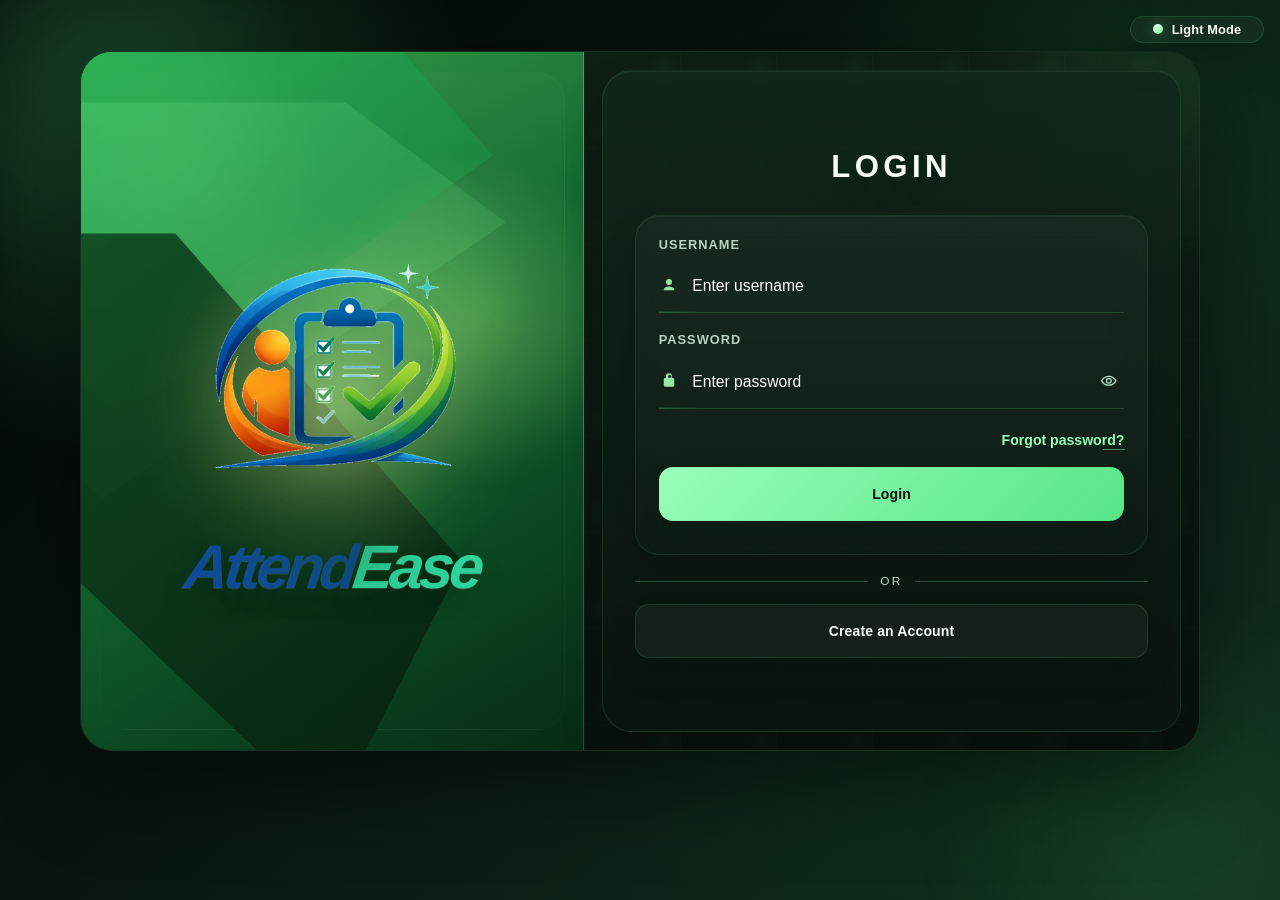
<file: AttendanceManagement/web/index.html>
<!DOCTYPE html>
<html lang="en">
<head>
<meta charset="UTF-8">
<meta name="viewport" content="width=device-width, initial-scale=1.0">
<title>Attendance Management System - Login</title>
<link rel="stylesheet" href="css/style.css">
</head>
<body class="login-page">
<div class="login-container login-shell">
  <div class="login-card login-stage-card">
    <section class="login-stage login-stage-minimal">
      <div class="login-stage-bg" aria-hidden="true">
        <span class="login-stage-shape login-stage-shape-a"></span>
        <span class="login-stage-shape login-stage-shape-b"></span>
        <span class="login-stage-shape login-stage-shape-c"></span>
        <span class="login-stage-glow"></span>
      </div>
      <div class="auth-stage-brand">
        <div class="logo-icon" data-brand-variant="full"></div>
      </div>
    </section>

    <section class="login-form-panel">
      <div class="login-logo">
        <div class="logo-icon">🎓</div>
        <h1>AttendEase</h1>
        <p>Attendance Management System</p>
      </div>
      <h2 class="auth-form-heading">Login</h2>
      <form id="loginForm">
        <div class="auth-line-group">
          <label for="username">Username</label>
          <div class="auth-line-field">
            <span class="auth-line-icon" aria-hidden="true">
              <svg viewBox="0 0 24 24" class="auth-line-icon-svg">
                <path d="M12 12a4 4 0 1 0-4-4 4 4 0 0 0 4 4Zm0 2c-3.87 0-7 1.79-7 4v1h14v-1c0-2.21-3.13-4-7-4Z"/>
              </svg>
            </span>
            <input type="text" id="username" placeholder="Enter username" required autocomplete="username">
          </div>
        </div>
        <div class="auth-line-group">
          <label for="password">Password</label>
          <div class="auth-line-field">
            <span class="auth-line-icon" aria-hidden="true">
              <svg viewBox="0 0 24 24" class="auth-line-icon-svg">
                <path d="M17 9h-1V7a4 4 0 1 0-8 0v2H7a2 2 0 0 0-2 2v8a2 2 0 0 0 2 2h10a2 2 0 0 0 2-2v-8a2 2 0 0 0-2-2Zm-6 0V7a2 2 0 1 1 4 0v2Z"/>
              </svg>
            </span>
            <input type="password" id="password" placeholder="Enter password" required autocomplete="current-password">
            <button
              type="button"
              class="auth-line-toggle"
              id="passwordToggle"
              aria-label="Show password"
              aria-pressed="false"
              onclick="toggleLoginPassword()">
              <svg viewBox="0 0 24 24" class="auth-line-toggle-svg auth-line-toggle-eye" aria-hidden="true">
                <path d="M2.2 12s3.5-6 9.8-6 9.8 6 9.8 6-3.5 6-9.8 6-9.8-6-9.8-6Z"></path>
                <circle cx="12" cy="12" r="3.2"></circle>
              </svg>
              <svg viewBox="0 0 24 24" class="auth-line-toggle-svg auth-line-toggle-eye-off hidden" aria-hidden="true">
                <path d="M3 3l18 18"></path>
                <path d="M10.7 6.2A10.9 10.9 0 0 1 12 6c6.3 0 9.8 6 9.8 6a17.6 17.6 0 0 1-3.2 3.9"></path>
                <path d="M6.6 6.7C4.2 8.3 2.2 12 2.2 12s3.5 6 9.8 6c1.9 0 3.5-.5 4.9-1.2"></path>
                <path d="M9.9 9.9A3.2 3.2 0 0 0 12 15.2c.8 0 1.6-.3 2.1-.9"></path>
              </svg>
            </button>
          </div>
        </div>
        <div id="loginError" class="error-msg hidden"></div>
        <div class="login-actions-row">
          <a href="forgot-password.html" class="login-link">Forgot password?</a>
          <button type="submit" class="btn btn-primary login-submit-btn" id="loginBtn">
            <span>Login</span>
          </button>
        </div>
      </form>
      <div class="login-divider"><span>or</span></div>
      <a href="register.html" class="btn btn-secondary btn-full login-register-btn" style="text-align:center;">Create an Account</a>
    </section>
  </div>
</div>
  <script src="js/app.js"></script>
  <script>
    const loginPageParams = new URLSearchParams(window.location.search);
    if (loginPageParams.get('session') === 'expired') {
      const err = document.getElementById('loginError');
      err.textContent = 'Your session expired. Please log in again.';
      err.classList.remove('hidden');
      window.history.replaceState({}, document.title, 'index.html');
    }

    function toggleLoginPassword() {
      const input = document.getElementById('password');
      const button = document.getElementById('passwordToggle');
      const showIcon = button.querySelector('.auth-line-toggle-eye');
      const hideIcon = button.querySelector('.auth-line-toggle-eye-off');
      const showPassword = input.type === 'password';

      input.type = showPassword ? 'text' : 'password';
      button.setAttribute('aria-label', showPassword ? 'Hide password' : 'Show password');
      button.setAttribute('aria-pressed', showPassword ? 'true' : 'false');
      showIcon.classList.toggle('hidden', showPassword);
      hideIcon.classList.toggle('hidden', !showPassword);
    }

    document.getElementById('loginForm').addEventListener('submit', async (e) => {
      e.preventDefault();
      const btn = document.getElementById('loginBtn');
      const err = document.getElementById('loginError');
    btn.disabled = true;
    btn.innerHTML = '<span class="spinner"></span> Logging in...';
    err.classList.add('hidden');

    const res = await API.post('/api/login', {
      username: document.getElementById('username').value,
      password: document.getElementById('password').value
    });

    if (res.token) {
      localStorage.setItem('token', res.token);
      localStorage.setItem('role', res.role);
      localStorage.setItem('name', res.name);
      localStorage.setItem('uid', res.id);
      localStorage.setItem('profile_id', res.profile_id || '');
      localStorage.setItem('student_number', res.student_number || '');
      sessionStorage.setItem('attendease-login-success-toast', 'Successfully logged in');
      window.location.href = 'dashboard.html';
    } else {
      err.textContent = res.error || 'Login failed';
      err.classList.remove('hidden');
      btn.disabled = false;
      btn.innerHTML = '<span>Login</span>';
    }
  });
</script>
</body>
</html>
</file>
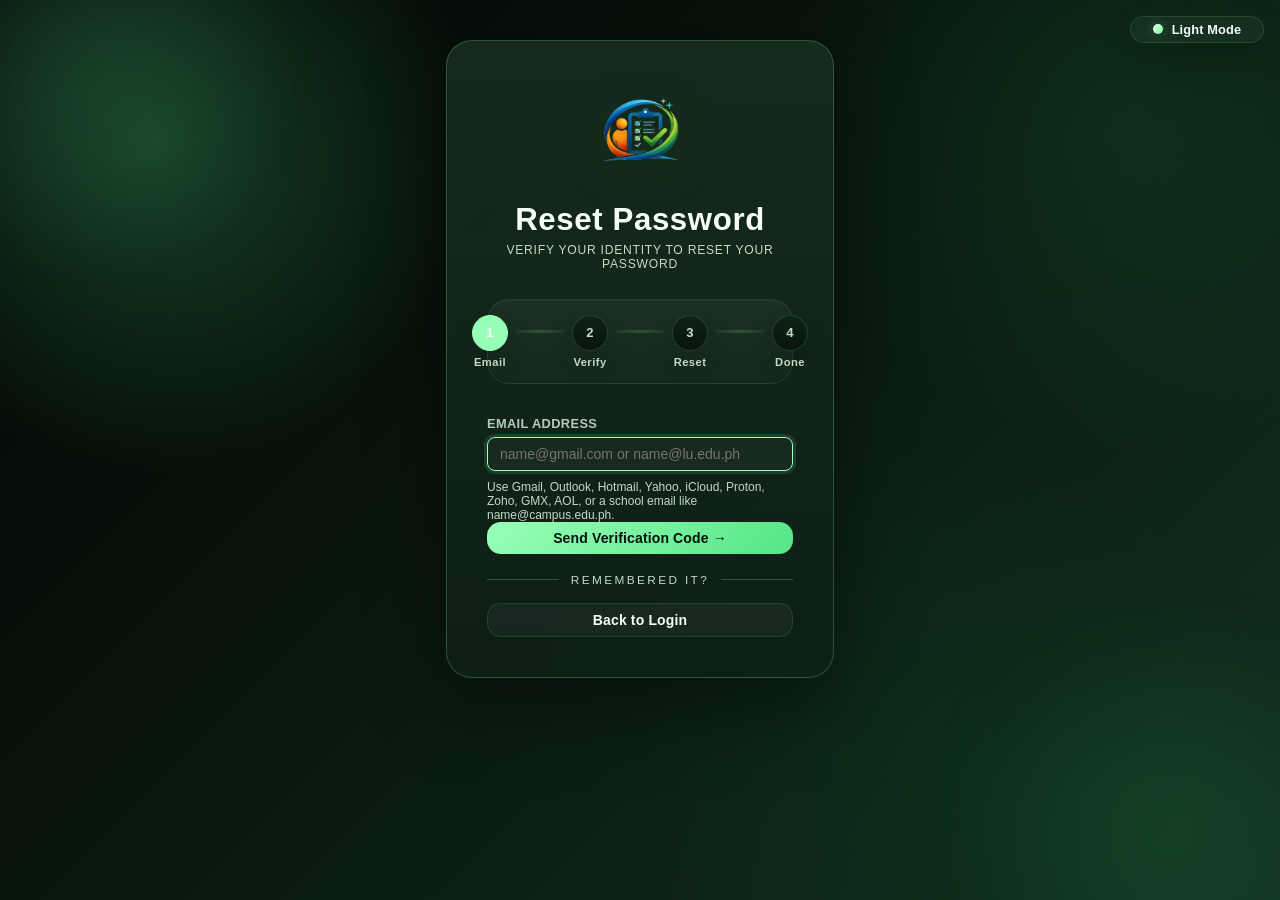
<file: AttendanceManagement/web/forgot-password.html>
<!DOCTYPE html>
<html lang="en">
<head>
<meta charset="UTF-8">
<meta name="viewport" content="width=device-width, initial-scale=1.0">
<title>Reset Password - AttendEase</title>
<link rel="stylesheet" href="css/style.css">
</head>
<body class="login-page">
<div class="login-container">
  <div class="login-card">
    <div class="login-logo">
      <div class="logo-icon">🔐</div>
      <h1>Reset Password</h1>
      <p>Verify your identity to reset your password</p>
    </div>

    <!-- Step indicator -->
    <div class="step-indicator">
      <div class="step active" id="s1dot"><span>1</span><small>Email</small></div>
      <div class="step-line"></div>
      <div class="step" id="s2dot"><span>2</span><small>Verify</small></div>
      <div class="step-line"></div>
      <div class="step" id="s3dot"><span>3</span><small>Reset</small></div>
      <div class="step-line"></div>
      <div class="step" id="s4dot"><span>4</span><small>Done</small></div>
    </div>

    <!-- Step 1: Email -->
    <div id="step1">
      <div class="form-group">
        <label for="email">Email Address</label>
        <input type="email" id="email" placeholder="name@gmail.com or name@lu.edu.ph" required autofocus>
        <small class="field-hint">Use Gmail, Outlook, Hotmail, Yahoo, iCloud, Proton, Zoho, GMX, AOL, or a school email like name@campus.edu.ph.</small>
      </div>
      <div id="err1" class="error-msg hidden"></div>
<button type="button" class="btn btn-primary btn-full" id="sendBtn" onclick="sendOtp()">Send Verification Code →</button>
    </div>

    <!-- Step 2: OTP -->
    <div id="step2" class="hidden">
      <p class="step-desc">A 6-digit code was sent to <strong id="emailDisplay"></strong>.</p>
      <div class="form-group" style="text-align:center">
        <label>Verification Code</label>
        <div class="otp-inputs" id="otpInputs">
          <input class="otp-box" maxlength="1" type="text" inputmode="numeric" pattern="[0-9]">
          <input class="otp-box" maxlength="1" type="text" inputmode="numeric" pattern="[0-9]">
          <input class="otp-box" maxlength="1" type="text" inputmode="numeric" pattern="[0-9]">
          <input class="otp-box" maxlength="1" type="text" inputmode="numeric" pattern="[0-9]">
          <input class="otp-box" maxlength="1" type="text" inputmode="numeric" pattern="[0-9]">
          <input class="otp-box" maxlength="1" type="text" inputmode="numeric" pattern="[0-9]">
        </div>
        <div class="otp-timer">Code expires in <span id="otpCountdown">03:00</span></div>
        <button type="button" class="btn btn-secondary btn-sm" id="resendBtn" onclick="resendOtp()" disabled>Resend Code</button>
      </div>
      <div id="err2" class="error-msg hidden"></div>
      <div style="display:flex;gap:.75rem;margin-top:1rem">
<button type="button" class="btn btn-secondary" onclick="goBack(1)">← Back</button>
<button type="button" class="btn btn-primary" style="flex:1" id="verifyBtn" onclick="verifyOtp()">
          <span>Verify Code →</span>
        </button>
      </div>
    </div>

    <!-- Step 3: New password -->
    <div id="step3" class="hidden">
      <div class="form-group">
        <label for="newPass">New Password</label>
        <div class="pass-wrap">
          <input type="password" id="newPass" placeholder="At least 6 characters" minlength="6">
          <button type="button" class="toggle-pass" onclick="togglePass('newPass', this)">👁</button>
        </div>
        <div class="password-strength" style="margin-top:.4rem">
          <div class="strength-fill" id="strengthFill"></div>
        </div>
        <small id="strengthLabel" class="field-hint"></small>
      </div>
      <div class="form-group">
        <label for="confirmPass">Confirm Password</label>
        <div class="pass-wrap">
          <input type="password" id="confirmPass" placeholder="Repeat new password">
          <button type="button" class="toggle-pass" onclick="togglePass('confirmPass', this)">👁</button>
        </div>
      </div>
      <div id="err3" class="error-msg hidden"></div>
      <div style="display:flex;gap:.75rem;margin-top:1rem">
<button type="button" class="btn btn-secondary" onclick="goBack(2)">← Back</button>
<button type="button" class="btn btn-primary" style="flex:1" id="resetBtn" onclick="resetPassword()">
          <span id="resetBtnText">Reset Password</span>
        </button>
      </div>
    </div>

    <!-- Step 4: Success -->
    <div id="step4" class="hidden">
      <div class="register-success">
        <div class="success-icon">✅</div>
        <h3>Password Reset!</h3>
        <p>Your password has been updated. You can now log in.</p>
        <a href="index.html" class="btn btn-primary btn-full" style="margin-top:1.5rem">Go to Login →</a>
      </div>
    </div>

    <div class="login-divider"><span>remembered it?</span></div>
    <a href="index.html" class="btn btn-secondary btn-full" style="text-align:center">Back to Login</a>
  </div>
</div>

<script src="js/app.js"></script>
<script>
  if (localStorage.getItem('token')) window.location.href = 'dashboard.html';

  let otpTimer = null;
  let currentEmail = '';

  function setStep(n) {
    [1,2,3,4].forEach(i => {
      const dot = document.getElementById('s' + i + 'dot');
      if (!dot) return;
      dot.classList.toggle('active', i === n);
      dot.classList.toggle('done',   i < n);
    });
  }

  function showErr(id, msg) {
    const el = document.getElementById(id);
    el.textContent = msg;
    el.classList.remove('hidden');
  }

  function goBack(toStep) {
    clearInterval(otpTimer);
    [1,2,3,4].forEach(i => document.getElementById('step' + i).classList.add('hidden'));
    document.getElementById('step' + toStep).classList.remove('hidden');
    setStep(toStep);
  }

  // ── OTP box auto-advance ──────────────────────────────────
  document.querySelectorAll('#otpInputs .otp-box').forEach((box, i, boxes) => {
    box.addEventListener('input', () => {
      box.value = box.value.replace(/\D/,'');
      if (box.value && i < boxes.length - 1) boxes[i + 1].focus();
    });
    box.addEventListener('keydown', e => {
      if (e.key === 'Backspace' && !box.value && i > 0) boxes[i - 1].focus();
    });
  });

  function getOtpValue() {
    return [...document.querySelectorAll('#otpInputs .otp-box')].map(b => b.value).join('');
  }

  function startOtpTimer() {
    clearInterval(otpTimer);
    let secs = 180;
    const el = document.getElementById('otpCountdown');
    const resend = document.getElementById('resendBtn');
    resend.disabled = true;
    otpTimer = setInterval(() => {
      secs--;
      el.textContent = String(Math.floor(secs / 60)).padStart(2,'0') + ':' + String(secs % 60).padStart(2,'0');
      if (secs <= 0) { clearInterval(otpTimer); el.textContent = 'Expired'; resend.disabled = false; }
      if (secs === 120) resend.disabled = false;
    }, 1000);
  }

  // ── Step 1: Send OTP ──────────────────────────────────────
  async function sendOtp() {
    document.getElementById('err1').classList.add('hidden');
    const email = normalizeEmailValue(document.getElementById('email').value);
    if (!email) { showErr('err1', 'Please enter your email'); return; }
    const emailError = getEmailError(email);
    if (emailError) { showErr('err1', emailError); return; }

    const btn = document.getElementById('sendBtn');
    btn.disabled = true;
    btn.innerHTML = '<span class="spinner"></span> Sending...';

    const res = await API.post('/api/send-otp', { email, purpose: 'reset_password' });
    btn.disabled = false;
    btn.innerHTML = 'Send Verification Code →';

    if (res.message) {
      currentEmail = email;
      document.getElementById('emailDisplay').textContent = email;
      document.getElementById('step1').classList.add('hidden');
      document.getElementById('step2').classList.remove('hidden');
      setStep(2);
      startOtpTimer();
      document.querySelectorAll('#otpInputs .otp-box')[0].focus();
    } else {
      showErr('err1', res.error || 'Failed to send code. Check your email.');
    }
  }

  async function resendOtp() {
    document.getElementById('resendBtn').disabled = true;
    const res = await API.post('/api/send-otp', { email: currentEmail, purpose: 'reset_password' });
    if (res.message) { showToast('Code resent!', 'success'); startOtpTimer(); }
    else showErr('err2', res.error || 'Failed to resend');
  }

  // ── Step 2: Verify OTP ────────────────────────────────────
  async function verifyOtp() {
    document.getElementById('err2').classList.add('hidden');
    const otp = getOtpValue();
    if (otp.length < 6) { showErr('err2', 'Enter the 6-digit code'); return; }

    const btn = document.getElementById('verifyBtn');
    btn.disabled = true;
    btn.innerHTML = '<span class="spinner"></span> Verifying...';

    const res = await API.post('/api/verify-otp', { email: currentEmail, otp, purpose: 'reset_password' });
    btn.disabled = false;
    btn.innerHTML = '<span>Verify Code →</span>';

    if (res.verified) {
      clearInterval(otpTimer);
      document.getElementById('step2').classList.add('hidden');
      document.getElementById('step3').classList.remove('hidden');
      setStep(3);
      document.getElementById('newPass').focus();
    } else {
      document.querySelectorAll('#otpInputs .otp-box').forEach(b => b.classList.add('otp-error'));
      setTimeout(() => document.querySelectorAll('#otpInputs .otp-box').forEach(b => b.classList.remove('otp-error')), 500);
      showErr('err2', res.error || 'Invalid or expired code');
    }
  }

  // ── Step 3: Reset password ────────────────────────────────
  async function resetPassword() {
    document.getElementById('err3').classList.add('hidden');
    const newPass = document.getElementById('newPass').value;
    const confirm = document.getElementById('confirmPass').value;
    if (newPass.length < 6) { showErr('err3', 'Password must be at least 6 characters'); return; }
    if (newPass !== confirm) { showErr('err3', 'Passwords do not match'); return; }
    const confirmed = await showConfirmModal({
      title: 'Reset Password',
      message: 'Do you want to reset your password now?',
      confirmText: 'Yes',
      cancelText: 'No'
    });
    if (!confirmed) return;

    const btn = document.getElementById('resetBtn');
    btn.disabled = true;
    document.getElementById('resetBtnText').innerHTML = '<span class="spinner"></span> Resetting...';

    const res = await API.post('/api/reset-password', { email: currentEmail, new_password: newPass });
    btn.disabled = false;
    document.getElementById('resetBtnText').textContent = 'Reset Password';

    if (res.message) {
      document.getElementById('step3').classList.add('hidden');
      document.getElementById('step4').classList.remove('hidden');
      setStep(4);
    } else {
      showErr('err3', res.error || 'Reset failed.');
    }
  }

  function togglePass(id, btn) {
    const inp = document.getElementById(id);
    const showPassword = inp.type === 'password';
    inp.type = showPassword ? 'text' : 'password';
    btn.setAttribute('aria-label', showPassword ? 'Hide password' : 'Show password');
    btn.setAttribute('aria-pressed', showPassword ? 'true' : 'false');
    btn.querySelector('.toggle-pass-eye')?.classList.toggle('hidden', showPassword);
    btn.querySelector('.toggle-pass-eye-off')?.classList.toggle('hidden', !showPassword);
  }

  document.getElementById('newPass').addEventListener('input', function () {
    const v = this.value;
    let score = 0;
    if (v.length >= 6)           score++;
    if (v.length >= 10)          score++;
    if (/[A-Z]/.test(v))         score++;
    if (/[0-9]/.test(v))         score++;
    if (/[^A-Za-z0-9]/.test(v))  score++;
    const colors = ['#ef4444','#f59e0b','#f59e0b','#22c55e','#16a34a'];
    const labels = ['Too short','Weak','Fair','Strong','Very strong'];
    document.getElementById('strengthFill').style.width      = (score * 20) + '%';
    document.getElementById('strengthFill').style.background = v.length ? colors[Math.max(0, score - 1)] : '';
    document.getElementById('strengthLabel').textContent     = v.length ? labels[Math.max(0, score - 1)] : '';
  });

  document.getElementById('email').addEventListener('keydown', e => {
    if (e.key === 'Enter') sendOtp();
  });
</script>
</body>
</html>
</file>
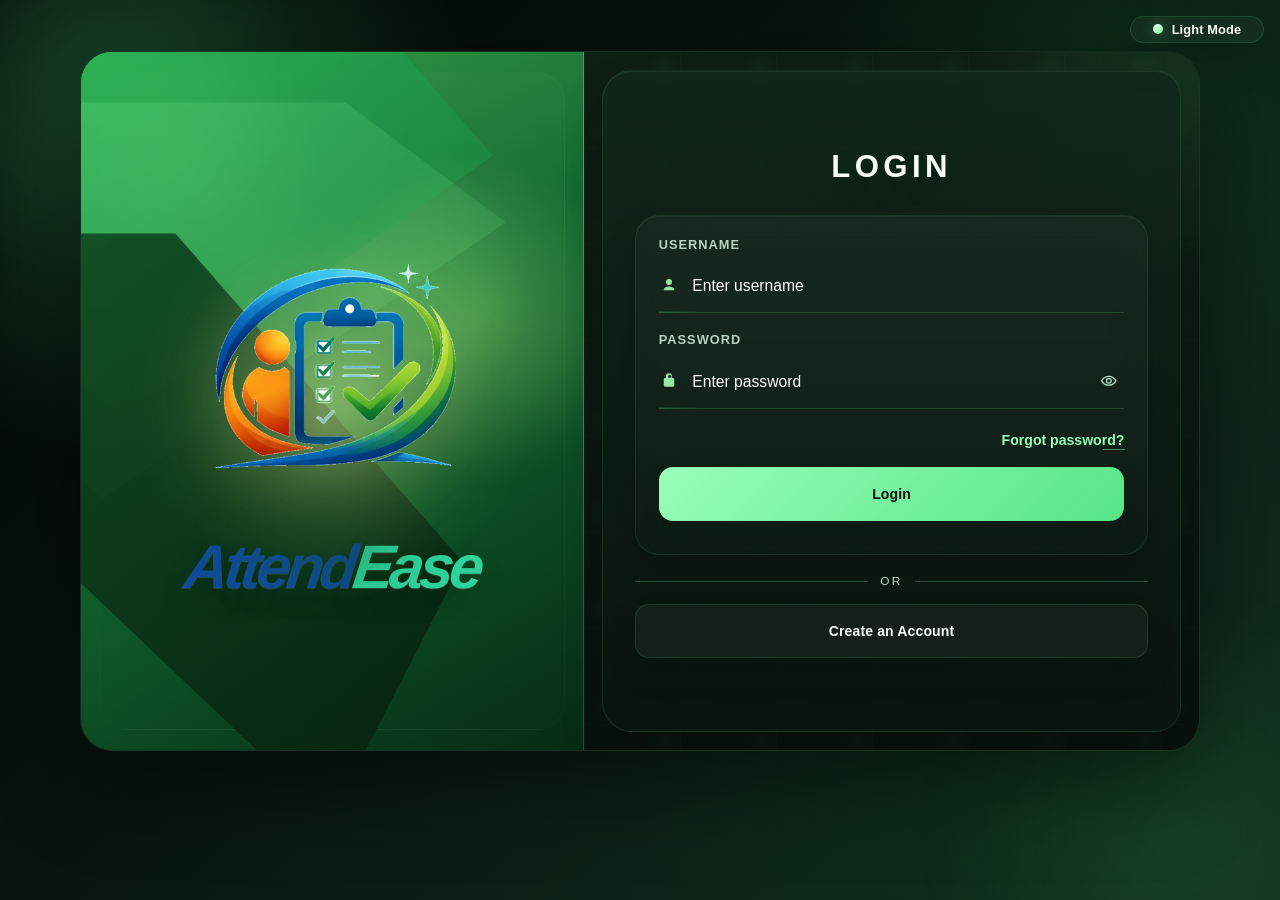
<file: AttendanceManagement/web/profile.html>
<!DOCTYPE html>
<html lang="en">
<head>
<meta charset="UTF-8">
<meta name="viewport" content="width=device-width, initial-scale=1.0">
<title>My Profile - AttendEase</title>
<link rel="stylesheet" href="css/style.css">
</head>
<body>
<div class="app-layout">
  <aside class="sidebar" id="sidebar">
    <div class="sidebar-header"><div class="logo-icon">🎓</div><span class="logo-text">AttendEase</span></div>
    <nav class="sidebar-nav" id="sidebarNav"></nav>
    <div class="sidebar-footer">
      <div class="user-info">
        <div class="user-avatar" id="userAvatar">A</div>
        <div><div class="user-name" id="userName">Loading...</div><div class="user-role" id="userRole">-</div></div>
      </div>
      
    </div>
  </aside>

  <main class="main-content">
    <header class="top-bar">
      <button type="button" class="btn-icon" onclick="toggleSidebar()">☰</button>
      <h2 class="page-title">My Profile</h2>
    </header>

    <div class="content-area">
      <div class="profile-layout">

        <!-- Left: Avatar card -->
        <div class="profile-avatar-card">
          <div class="profile-pic-wrap">
            <img id="profileImg" src="" alt="Profile" class="profile-pic hidden">
            <div id="profileInitial" class="profile-initial">?</div>
            <label class="profile-pic-overlay" for="picInput" title="Change photo">
              📷
            </label>
            <input type="file" id="picInput" accept=".jpg,.jpeg,.png,image/jpeg,image/png" class="hidden" onchange="handlePicture(this)">
          </div>
          <div class="profile-name" id="profileName">Loading...</div>
          <div class="profile-role-badge" id="profileRoleBadge">-</div>
          <div class="profile-meta" id="profileMeta"></div>
        <button type="button" class="btn btn-danger btn-sm profile-remove-photo-btn" onclick="removePicture()" id="removePicBtn" style="display:none">
            Remove Photo
          </button>
        </div>

        <!-- Right: Edit form -->
        <div class="profile-form-card">
          <div class="profile-tabs">
        <button type="button" class="profile-tab active" onclick="switchProfileTab('info', this)">Personal Info</button>
        <button type="button" class="profile-tab" onclick="switchProfileTab('security', this)">Change Password</button>
          </div>

          <!-- Info tab -->
          <div id="tab-info">
            <form id="profileForm" class="profile-form">
              <div class="form-row">
                <div class="form-group">
                  <label>Full Name</label>
                  <input type="text" id="pFullName" required>
                </div>
                <div class="form-group">
                  <label>Email</label>
                  <input type="email" id="pEmail">
                </div>
              </div>
              <div class="form-row">
                <div class="form-group">
                  <label>Contact No.</label>
                  <input type="text" id="pPhone" placeholder="e.g. 09171234567">
                </div>
                <div class="form-group">
                  <label>Date of Birth</label>
                  <input type="date" id="pBirthDate">
                </div>
              </div>
              <div class="form-row">
                <div class="form-group">
                  <label>Province</label>
                  <input type="text" id="pProvince" value="LAGUNA" readonly>
                </div>
                <div class="form-group">
                  <label>Municipality / City</label>
                  <select id="pMunicipality">
                    <option value="">Select municipality or city</option>
                  </select>
                </div>
              </div>
              <div class="form-row">
                <div class="form-group">
                  <label>Barangay</label>
                  <select id="pBarangay" disabled>
                    <option value="">Select barangay</option>
                  </select>
                </div>
                <div class="form-group">
                  <label>Role</label>
                  <input type="text" id="pRoleDisplay" readonly>
                </div>
              </div>

              <!-- Student-only fields -->
              <div id="studentFields" class="hidden">
                <div class="form-row">
                  <div class="form-group">
                    <label>Student ID</label>
                    <input type="text" id="pStudentId" disabled>
                  </div>
                  <div class="form-group">
                    <label>Course</label>
                    <input type="text" id="pCourse">
                  </div>
                  <div class="form-group">
                    <label>Year Level</label>
                    <select id="pYear">
                      <option value="1">1st Year</option>
                      <option value="2">2nd Year</option>
                      <option value="3">3rd Year</option>
                      <option value="4">4th Year</option>
                    </select>
                  </div>
                  <div class="form-group">
                    <label>Section</label>
                    <input type="text" id="pSection">
                  </div>
                </div>
              </div>

              <!-- Teacher-only fields -->
              <div id="teacherFields" class="hidden">
                <div class="form-row">
                  <div class="form-group">
                    <label>Department</label>
                    <input type="text" id="pDept">
                  </div>
                  <div class="form-group">
                    <label>Course</label>
                    <input type="text" id="pSubject">
                  </div>
                </div>
              </div>

              <div id="profileErr" class="error-msg hidden"></div>
              <div class="profile-form-actions">
                <button type="button" class="btn btn-secondary" onclick="requestDiscardProfileChanges()">↺ Discard</button>
                <button type="submit" class="btn btn-primary" id="saveBtn">Save Changes</button>
              </div>
            </form>

            <!-- OTP confirmation panel -->
            <div id="otpPanel" class="profile-otp-panel hidden">
              <p class="profile-otp-copy">
                A verification code has been sent to your email. Enter it to confirm your changes.
              </p>
              <div class="otp-inputs" id="profileOtpInputs">
                <input class="otp-box" maxlength="1" type="text" inputmode="numeric">
                <input class="otp-box" maxlength="1" type="text" inputmode="numeric">
                <input class="otp-box" maxlength="1" type="text" inputmode="numeric">
                <input class="otp-box" maxlength="1" type="text" inputmode="numeric">
                <input class="otp-box" maxlength="1" type="text" inputmode="numeric">
                <input class="otp-box" maxlength="1" type="text" inputmode="numeric">
              </div>
              <div class="otp-timer profile-otp-timer">Expires in <span id="profileOtpCountdown">03:00</span></div>
              <div id="otpErr" class="error-msg profile-otp-error hidden"></div>
              <div class="profile-otp-actions">
                <button type="button" class="btn btn-secondary" onclick="cancelOtp()">Cancel</button>
                <button type="button" class="btn btn-primary" style="flex:1" id="confirmOtpBtn" onclick="confirmProfileOtp()">Confirm</button>
                <button type="button" class="btn btn-secondary btn-sm" id="profileResendBtn" onclick="resendProfileOtp()" disabled>Resend</button>
              </div>
            </div>


          </div>

          <!-- Security tab -->
          <div id="tab-security" class="hidden">
            <form id="passwordForm" class="profile-form profile-security-form">
              <div class="form-group">
                <label>Current Password</label>
                <div class="pass-wrap">
                  <input type="password" id="currentPass" placeholder="Enter current password">
                  <button type="button" class="toggle-pass" onclick="togglePass('currentPass',this)">👁</button>
                </div>
              </div>
              <div class="form-group">
                <label>New Password</label>
                <div class="pass-wrap">
                  <input type="password" id="newPass" placeholder="At least 6 characters" minlength="6">
                  <button type="button" class="toggle-pass" onclick="togglePass('newPass',this)">👁</button>
                </div>
                <div class="password-strength profile-password-strength">
                  <div class="strength-fill" id="strengthFill"></div>
                </div>
                <small id="strengthLabel" class="field-hint"></small>
              </div>
              <div class="form-group">
                <label>Confirm New Password</label>
                <div class="pass-wrap">
                  <input type="password" id="confirmPass" placeholder="Repeat new password">
                  <button type="button" class="toggle-pass" onclick="togglePass('confirmPass',this)">👁</button>
                </div>
              </div>
              <div id="passErr" class="error-msg hidden"></div>
              <div class="profile-form-actions">
                <button type="submit" class="btn btn-primary">Update Password</button>
              </div>
            </form>
          </div>
        </div>

      </div>
    </div>
  </main>
</div>

<script src="js/laguna-addresses.js"></script>
<script src="js/app.js"></script>
<script>
  requireAuth();
  renderNav();

  const role = localStorage.getItem('role');
  let currentPicture = null;
  let profileData    = null;
  const lagunaLocationData = window.LAGUNA_LOCATION_DATA || { province: 'LAGUNA', municipalities: [] };

  function getLagunaMunicipalities() {
    return Array.isArray(lagunaLocationData.municipalities) ? lagunaLocationData.municipalities : [];
  }

  function repairLocationEncoding(value) {
    const text = String(value || '').trim();
    if (!text || !/[ÃÂâ]/.test(text)) return text;
    try {
      const percentEncoded = Array.from(text)
        .map(ch => '%' + ch.charCodeAt(0).toString(16).padStart(2, '0'))
        .join('');
      return decodeURIComponent(percentEncoded);
    } catch (error) {
      return text
        .replace(/Ã±/g, 'ñ')
        .replace(/Ã‘|Ã/g, 'Ñ')
        .replace(/Ã¡/g, 'á')
        .replace(/Ã©/g, 'é')
        .replace(/Ã­/g, 'í')
        .replace(/Ã³/g, 'ó')
        .replace(/Ãº/g, 'ú');
    }
  }

  function formatLocationLabel(value) {
    let label = repairLocationEncoding(value);
    if (!label) return '';
    label = label.replace(/\s+\(Capital\)$/i, '');
    if (/^CITY OF /i.test(label)) label = label.replace(/^CITY OF /i, '') + ' CITY';
    return label
      .toLowerCase()
      .replace(/\b([a-z\u00c0-\u00ff])/g, match => match.toUpperCase())
      .replace(/\bOf\b/g, 'of')
      .replace(/\bAnd\b/g, 'and');
  }

  function formatBarangayLabel(value) {
    return repairLocationEncoding(value).replace(/\s+/g, ' ').trim();
  }

  function populateProfileProvince() {
    const province = document.getElementById('pProvince');
    if (province) province.value = lagunaLocationData.province || 'LAGUNA';
  }

  function populateProfileMunicipalities(selectedCode = '', selectedName = '') {
    const municipality = document.getElementById('pMunicipality');
    if (!municipality) return;
    municipality.innerHTML = '';

    const placeholder = document.createElement('option');
    placeholder.value = '';
    placeholder.textContent = 'Select municipality or city';
    municipality.appendChild(placeholder);

    const normalizedSelectedName = formatLocationLabel(selectedName);
    let matchedCode = '';

    getLagunaMunicipalities().forEach(item => {
      const label = formatLocationLabel(item.name);
      const option = document.createElement('option');
      option.value = item.code;
      option.textContent = label;
      municipality.appendChild(option);
      if (!matchedCode && normalizedSelectedName && label === normalizedSelectedName) {
        matchedCode = item.code;
      }
    });

    municipality.value = selectedCode || matchedCode || '';
  }

  function getSelectedProfileMunicipalityData() {
    const code = document.getElementById('pMunicipality')?.value || '';
    return getLagunaMunicipalities().find(item => item.code === code) || null;
  }

  function getSelectedProfileMunicipalityLabel() {
    const item = getSelectedProfileMunicipalityData();
    return item ? formatLocationLabel(item.name) : '';
  }

  function parseProfileBirthDateValue(value) {
    const match = /^(\d{4})-(\d{2})-(\d{2})$/.exec((value || '').trim());
    if (!match) return null;
    const year = Number(match[1]);
    const month = Number(match[2]);
    const day = Number(match[3]);
    const date = new Date(year, month - 1, day);
    if (
      date.getFullYear() !== year ||
      date.getMonth() !== month - 1 ||
      date.getDate() !== day
    ) {
      return null;
    }
    return { year, month, day };
  }

  function getProfileAgeFromBirthDate(value) {
    const parsed = parseProfileBirthDateValue(value);
    if (!parsed) return null;

    const today = new Date();
    let age = today.getFullYear() - parsed.year;
    const monthDiff = today.getMonth() - (parsed.month - 1);
    const dayDiff = today.getDate() - parsed.day;
    if (monthDiff < 0 || (monthDiff === 0 && dayDiff < 0)) age--;
    return age;
  }

  function getProfileBirthDateError(value) {
    if (!value) return 'Date of birth is required';
    const age = getProfileAgeFromBirthDate(value);
    if (age === null) return 'Enter a valid date of birth';
    if (age < 15 || age > 80) return 'Age must be between 15 and 80 years old';
    return null;
  }

  function populateProfileBarangays(municipalityCode = '', selectedBarangay = '') {
    const barangay = document.getElementById('pBarangay');
    if (!barangay) return;

    const municipality = getLagunaMunicipalities().find(item => item.code === municipalityCode);
    barangay.innerHTML = '';

    const placeholder = document.createElement('option');
    placeholder.value = '';
    placeholder.textContent = municipality ? 'Select barangay' : 'Select municipality or city first';
    barangay.appendChild(placeholder);

    if (!municipality) {
      barangay.disabled = true;
      barangay.value = '';
      return;
    }

    municipality.barangays.forEach(name => {
      const label = formatBarangayLabel(name);
      const option = document.createElement('option');
      option.value = label;
      option.textContent = label;
      barangay.appendChild(option);
    });

    barangay.disabled = false;
    barangay.value = formatBarangayLabel(selectedBarangay || '');
  }

  function initializeProfileLocationFields() {
    populateProfileProvince();
    populateProfileMunicipalities();
    populateProfileBarangays('');

    const municipality = document.getElementById('pMunicipality');
    municipality?.addEventListener('change', () => {
      populateProfileBarangays(municipality.value);
    });
  }

  // Show role-specific fields
  if (role === 'student') document.getElementById('studentFields').classList.remove('hidden');
  if (role === 'teacher') document.getElementById('teacherFields').classList.remove('hidden');
  bindAutoNameCase(['pFullName']);
  initializeProfileLocationFields();

  loadProfile();

  async function loadProfile() {
    const data = await API.get('/api/profile');
    if (!data || data.error) { showToast('Failed to load profile', 'error'); return; }
    profileData = data;
    applyProfileData(data);
    return;

    // Avatar
    currentPicture = data.profile_picture || null;
    renderAvatar(data.full_name, currentPicture);

    // Name + badge
    document.getElementById('profileName').textContent = data.full_name || '-';
    document.getElementById('profileRoleBadge').textContent = role.charAt(0).toUpperCase() + role.slice(1);

    // Meta info under avatar
    let meta = '';
    if (role === 'student') meta = `${data.course || ''} · Year ${data.year_level || ''} · Sec ${data.section || ''}`;
    if (role === 'teacher') meta = `${data.department || ''} · ${data.subject || ''}`;
    document.getElementById('profileMeta').textContent = meta;

    // Fill form
    document.getElementById('pFullName').value = data.full_name || '';
    document.getElementById('pEmail').value    = data.email || data.account_email || '';
    document.getElementById('pPhone').value    = data.phone || '';
    document.getElementById('pBirthDate').value = data.date_of_birth || '';
    document.getElementById('pProvince').value = (data.province || lagunaLocationData.province || 'LAGUNA').toUpperCase();
    populateProfileMunicipalities('', data.municipality || '');
    populateProfileBarangays(document.getElementById('pMunicipality').value, data.barangay || '');

    if (role === 'student') {
      document.getElementById('pStudentId').value = data.student_id || '';
      document.getElementById('pCourse').value    = data.course || '';
      document.getElementById('pYear').value      = data.year_level || '1';
      document.getElementById('pSection').value   = data.section || '';
    }
    if (role === 'teacher') {
      document.getElementById('pDept').value    = data.department || '';
      document.getElementById('pSubject').value = data.subject || '';
    }

    // Show/hide remove button
    document.getElementById('removePicBtn').style.display = currentPicture ? 'inline-flex' : 'none';

    // Sync sidebar avatar with saved picture
    localStorage.setItem('profile_picture', currentPicture || '');
    const av = document.getElementById('userAvatar');
    if (av && currentPicture) {
      av.style.backgroundImage = `url(${currentPicture})`;
      av.style.backgroundSize  = 'cover';
      av.style.backgroundPosition = 'center';
      av.textContent = '';
    }
  }

  function buildProfileMeta(data) {
    if (role === 'student') {
      return [
        data.course || '',
        formatYearLevelLabel(data.year_level),
        data.section ? `Section ${data.section}` : ''
      ].filter(Boolean).join(' • ');
    }
    if (role === 'teacher') {
      return [data.department || '', data.subject || ''].filter(Boolean).join(' • ');
    }
    return '';
  }

  function buildCleanProfileMeta(data) {
    if (role === 'student') {
      return [
        data.course || '',
        formatYearLevelLabel(data.year_level),
        data.section ? `Section ${data.section}` : ''
      ].filter(Boolean).join(' | ');
    }
    if (role === 'teacher') {
      return [data.department || '', data.subject || ''].filter(Boolean).join(' | ');
    }
    return '';
  }

  function formatYearLevelLabel(value) {
    switch (String(value || '').trim()) {
      case '1': return '1st Year';
      case '2': return '2nd Year';
      case '3': return '3rd Year';
      case '4': return '4th Year';
      default: return value ? `${value} Year` : '';
    }
  }

  function applyProfileData(data) {
    if (!data) return;

    currentPicture = data.profile_picture || null;
    renderAvatar(data.full_name, currentPicture);

    document.getElementById('profileName').textContent = data.full_name || '-';
    document.getElementById('profileRoleBadge').textContent = role.charAt(0).toUpperCase() + role.slice(1);
    document.getElementById('pRoleDisplay').value = role.charAt(0).toUpperCase() + role.slice(1);

    let meta = '';
    if (role === 'student') meta = `${data.course || ''} Â· Year ${data.year_level || ''} Â· Sec ${data.section || ''}`;
    if (role === 'teacher') meta = `${data.department || ''} Â· ${data.subject || ''}`;
    document.getElementById('profileMeta').textContent = buildCleanProfileMeta(data) || meta;

    document.getElementById('pFullName').value = data.full_name || '';
    document.getElementById('pEmail').value    = data.email || data.account_email || '';
    document.getElementById('pPhone').value    = data.phone || '';
    document.getElementById('pBirthDate').value = data.date_of_birth || '';
    document.getElementById('pProvince').value = (data.province || lagunaLocationData.province || 'LAGUNA').toUpperCase();
    populateProfileMunicipalities('', data.municipality || '');
    populateProfileBarangays(document.getElementById('pMunicipality').value, data.barangay || '');

    if (role === 'student') {
      document.getElementById('pStudentId').value = data.student_id || '';
      document.getElementById('pCourse').value    = data.course || '';
      document.getElementById('pYear').value      = data.year_level || '1';
      document.getElementById('pSection').value   = data.section || '';
    }
    if (role === 'teacher') {
      document.getElementById('pDept').value    = data.department || '';
      document.getElementById('pSubject').value = data.subject || '';
    }

    document.getElementById('removePicBtn').style.display = currentPicture ? 'inline-flex' : 'none';
    document.getElementById('picInput').value = '';
    document.getElementById('profileErr').classList.add('hidden');
    document.getElementById('otpErr').classList.add('hidden');

    localStorage.setItem('profile_picture', currentPicture || '');
    const av = document.getElementById('userAvatar');
    if (av) {
      if (currentPicture) {
        av.style.backgroundImage = `url(${currentPicture})`;
        av.style.backgroundSize  = 'cover';
        av.style.backgroundPosition = 'center';
        av.textContent = '';
      } else {
        av.style.backgroundImage = '';
        av.textContent = (data.full_name || '?').charAt(0).toUpperCase();
      }
    }
  }

  function resetProfileDraft(showToastMessage = false) {
    clearInterval(profileOtpTimer);
    document.getElementById('otpPanel').classList.add('hidden');
    document.getElementById('profileForm').classList.remove('hidden');
    document.querySelectorAll('#profileOtpInputs .otp-box').forEach(b => {
      b.value = '';
      b.classList.remove('otp-error');
    });
    document.getElementById('profileOtpCountdown').textContent = '03:00';
    document.getElementById('profileResendBtn').disabled = true;
    document.getElementById('confirmOtpBtn').disabled = false;
    document.getElementById('confirmOtpBtn').innerHTML = 'Confirm';
    document.getElementById('saveBtn').disabled = false;
    document.getElementById('saveBtn').textContent = 'Save Changes';
    pendingProfilePayload = null;

    if (profileData) applyProfileData(profileData);
    if (showToastMessage) showToast('Changes discarded', 'info');
  }

  function renderAvatar(name, pic) {
    const img  = document.getElementById('profileImg');
    const init = document.getElementById('profileInitial');
    if (pic) {
      img.src = pic;
      img.classList.remove('hidden');
      init.classList.add('hidden');
    } else {
      img.classList.add('hidden');
      init.classList.remove('hidden');
      init.textContent = (name || '?').charAt(0).toUpperCase();
    }
  }

  function handlePicture(input) {
    const file = input.files[0];
    if (!file) return;
    const allowedTypes = ['image/jpeg', 'image/png'];
    const hasValidType = allowedTypes.includes(file.type);
    const hasValidExtension = /\.(jpe?g|png)$/i.test(file.name || '');

    if (!hasValidType || !hasValidExtension) {
      input.value = '';
      showToast('Only .jpg, .jpeg, and .png files are allowed', 'error');
      return;
    }

    if (file.size > 5 * 1024 * 1024) {
      input.value = '';
      showToast('Image must be 5MB or smaller', 'error');
      return;
    }

    const reader = new FileReader();
    reader.onload = e => {
      currentPicture = e.target.result; // base64 data URL
      renderAvatar(document.getElementById('pFullName').value, currentPicture);
      document.getElementById('removePicBtn').style.display = 'inline-flex';
      showToast('Photo selected — click Save to apply', 'info');
    };
    reader.readAsDataURL(file);
  }

  async function removePicture() {
    const confirmed = await showConfirmModal({
      title: 'Remove Photo',
      message: 'Do you want to remove your profile photo?',
      confirmText: 'Yes',
      cancelText: 'No'
    });
    if (!confirmed) return;
    currentPicture = null;
    document.getElementById('picInput').value = '';
    renderAvatar(document.getElementById('pFullName').value, null);
    document.getElementById('removePicBtn').style.display = 'none';
    showToast('Photo removed — click Save to apply', 'info');
  }

  async function requestDiscardProfileChanges() {
    const confirmed = await showConfirmModal({
      title: 'Discard Changes',
      message: 'Do you want to discard your unsaved profile changes?',
      confirmText: 'Yes',
      cancelText: 'No'
    });
    if (!confirmed) return;
    if (profileData) {
      resetProfileDraft(true);
    } else {
      await loadProfile();
    }
  }

  document.getElementById('profileForm').addEventListener('submit', async e => {
    e.preventDefault();
    document.getElementById('profileErr').classList.add('hidden');

    const email = normalizeEmailValue(document.getElementById('pEmail').value);
    if (!email) {
      const err = document.getElementById('profileErr');
      err.textContent = 'Email is required for verification';
      err.classList.remove('hidden');
      return;
    }
    const emailError = getEmailError(email);
    if (emailError) {
      const err = document.getElementById('profileErr');
      err.textContent = emailError;
      err.classList.remove('hidden');
      return;
    }
    const birthDate = document.getElementById('pBirthDate').value;
    const birthDateError = getProfileBirthDateError(birthDate);
    if (birthDateError) {
      const err = document.getElementById('profileErr');
      err.textContent = birthDateError;
      err.classList.remove('hidden');
      return;
    }
    const municipality = getSelectedProfileMunicipalityLabel();
    if (!municipality) {
      const err = document.getElementById('profileErr');
      err.textContent = 'Please select a municipality or city';
      err.classList.remove('hidden');
      return;
    }
    const barangay = document.getElementById('pBarangay').value;
    if (!barangay) {
      const err = document.getElementById('profileErr');
      err.textContent = 'Please select a barangay';
      err.classList.remove('hidden');
      return;
    }
    const confirmed = await requestSaveConfirmation({
      title: 'Save Profile',
      message: 'Do you want to save these profile changes?'
    });
    if (!confirmed) return;

    const btn = document.getElementById('saveBtn');
    btn.disabled = true;
    btn.textContent = 'Sending code...';

    pendingProfilePayload = {
      full_name: document.getElementById('pFullName').value.trim(),
      email,
      phone:     document.getElementById('pPhone').value.trim(),
      date_of_birth: birthDate,
      province: document.getElementById('pProvince').value.trim(),
      municipality,
      barangay,
      profile_picture: currentPicture || ''
    };
    if (role === 'student') {
      pendingProfilePayload.course     = document.getElementById('pCourse').value.trim();
      pendingProfilePayload.year_level = document.getElementById('pYear').value;
      pendingProfilePayload.section    = document.getElementById('pSection').value.trim();
    }
    if (role === 'teacher') {
      pendingProfilePayload.department = document.getElementById('pDept').value.trim();
      pendingProfilePayload.subject    = document.getElementById('pSubject').value.trim();
    }

    const res = await API.post('/api/send-otp', { email, purpose: 'profile_update' });
    btn.disabled = false;
    btn.textContent = 'Save Changes';

    if (res.message) {
      document.getElementById('profileForm').classList.add('hidden');
      document.getElementById('otpPanel').classList.remove('hidden');
      startProfileOtpTimer();
      document.querySelector('#profileOtpInputs .otp-box').focus();
    } else {
      const err = document.getElementById('profileErr');
      err.textContent = res.error || 'Failed to send OTP';
      err.classList.remove('hidden');
    }
  });

  let pendingProfilePayload = null;
  let profileOtpTimer = null;

  document.querySelectorAll('#profileOtpInputs .otp-box').forEach((box, i, boxes) => {
    box.addEventListener('input', () => {
      box.value = box.value.replace(/\D/,'');
      if (box.value && i < boxes.length - 1) boxes[i+1].focus();
    });
    box.addEventListener('keydown', e => {
      if (e.key === 'Backspace' && !box.value && i > 0) boxes[i-1].focus();
    });
  });

  function getProfileOtp() {
    return [...document.querySelectorAll('#profileOtpInputs .otp-box')].map(b => b.value).join('');
  }

  function startProfileOtpTimer() {
    clearInterval(profileOtpTimer);
    let secs = 180;
    const el = document.getElementById('profileOtpCountdown');
    const resend = document.getElementById('profileResendBtn');
    resend.disabled = true;
    profileOtpTimer = setInterval(() => {
      secs--;
      el.textContent = String(Math.floor(secs/60)).padStart(2,'0') + ':' + String(secs%60).padStart(2,'0');
      if (secs <= 0) { clearInterval(profileOtpTimer); el.textContent = 'Expired'; resend.disabled = false; }
      if (secs === 120) resend.disabled = false;
    }, 1000);
  }

  async function resendProfileOtp() {
    const email = pendingProfilePayload && pendingProfilePayload.email;
    if (!email) { showToast('No email on file', 'error'); return; }
    document.getElementById('profileResendBtn').disabled = true;
    const res = await API.post('/api/send-otp', { email, purpose: 'profile_update' });
    if (res.message) { showToast('Code resent!', 'success'); startProfileOtpTimer(); }
    else showToast(res.error || 'Failed to resend', 'error');
  }

  function cancelOtp() {
    resetProfileDraft(false);
  }

  async function confirmProfileOtp() {
    document.getElementById('otpErr').classList.add('hidden');
    const otp = getProfileOtp();
    if (otp.length < 6) {
      const el = document.getElementById('otpErr');
      el.textContent = 'Enter the 6-digit code'; el.classList.remove('hidden'); return;
    }
    const btn = document.getElementById('confirmOtpBtn');
    btn.disabled = true;
    btn.innerHTML = '<span class="spinner"></span>';

    const verRes = await API.post('/api/verify-otp', { email: pendingProfilePayload.email, otp, purpose: 'profile_update' });
    if (!verRes.verified) {
      document.querySelectorAll('#profileOtpInputs .otp-box').forEach(b => b.classList.add('otp-error'));
      setTimeout(() => document.querySelectorAll('#profileOtpInputs .otp-box').forEach(b => b.classList.remove('otp-error')), 500);
      const el = document.getElementById('otpErr');
      el.textContent = verRes.error || 'Invalid or expired code'; el.classList.remove('hidden');
      btn.disabled = false; btn.innerHTML = 'Confirm'; return;
    }

    const submittedPayload = { ...pendingProfilePayload };
    const res = await API.put('/api/profile', submittedPayload);
    btn.disabled = false; btn.innerHTML = 'Confirm';
    if (res.message) {
      clearInterval(profileOtpTimer);
      cancelOtp();
      localStorage.setItem('name', submittedPayload.full_name);
      localStorage.setItem('profile_picture', currentPicture || '');
      document.getElementById('userName').textContent = submittedPayload.full_name;
      showToast('Profile updated!', 'success');
      loadProfile();
    } else {
      const el = document.getElementById('otpErr');
      el.textContent = res.error || 'Update failed'; el.classList.remove('hidden');
    }
  }

  document.getElementById('passwordForm').addEventListener('submit', async e => {
    e.preventDefault();
    const current = document.getElementById('currentPass').value;
    const newP    = document.getElementById('newPass').value;
    const confirm = document.getElementById('confirmPass').value;
    const err     = document.getElementById('passErr');
    err.classList.add('hidden');

    if (newP.length < 6) { showPassErr('Password must be at least 6 characters'); return; }
    if (newP !== confirm) { showPassErr('Passwords do not match'); return; }
    const confirmedAction = await requestSaveConfirmation({
      title: 'Update Password',
      message: 'Do you want to update your password?'
    });
    if (!confirmedAction) return;

    const res = await API.post('/api/change-password', {
      current_password: current,
      new_password: newP
    });

    if (res.message) {
      showToast('Password updated!', 'success');
      document.getElementById('passwordForm').reset();
      document.getElementById('strengthFill').style.width = '0';
      document.getElementById('strengthLabel').textContent = '';
    } else {
      showPassErr(res.error || 'Update failed');
    }
  });

  function showPassErr(msg) {
    const el = document.getElementById('passErr');
    el.textContent = msg;
    el.classList.remove('hidden');
  }

  function switchProfileTab(name, btn) {
    document.getElementById('tab-info').classList.toggle('hidden', name !== 'info');
    document.getElementById('tab-security').classList.toggle('hidden', name !== 'security');
    document.querySelectorAll('.profile-tab').forEach(t => t.classList.remove('active'));
    btn.classList.add('active');
  }

  function togglePass(id, btn) {
    const inp = document.getElementById(id);
    const showPassword = inp.type === 'password';
    inp.type = showPassword ? 'text' : 'password';
    btn.setAttribute('aria-label', showPassword ? 'Hide password' : 'Show password');
    btn.setAttribute('aria-pressed', showPassword ? 'true' : 'false');
    btn.querySelector('.toggle-pass-eye')?.classList.toggle('hidden', showPassword);
    btn.querySelector('.toggle-pass-eye-off')?.classList.toggle('hidden', !showPassword);
  }

  document.getElementById('newPass').addEventListener('input', function () {
    const v = this.value;
    let score = 0;
    if (v.length >= 6)          score++;
    if (v.length >= 10)         score++;
    if (/[A-Z]/.test(v))        score++;
    if (/[0-9]/.test(v))        score++;
    if (/[^A-Za-z0-9]/.test(v)) score++;
    const colors = ['#ef4444','#f59e0b','#f59e0b','#22c55e','#16a34a'];
    const labels = ['Too short','Weak','Fair','Strong','Very strong'];
    const fill  = document.getElementById('strengthFill');
    const label = document.getElementById('strengthLabel');
    fill.style.width      = (score * 20) + '%';
    fill.style.background = v.length ? colors[Math.max(0, score - 1)] : '';
    label.textContent     = v.length ? labels[Math.max(0, score - 1)] : '';
  });
</script>
</body>
</html>
</file>
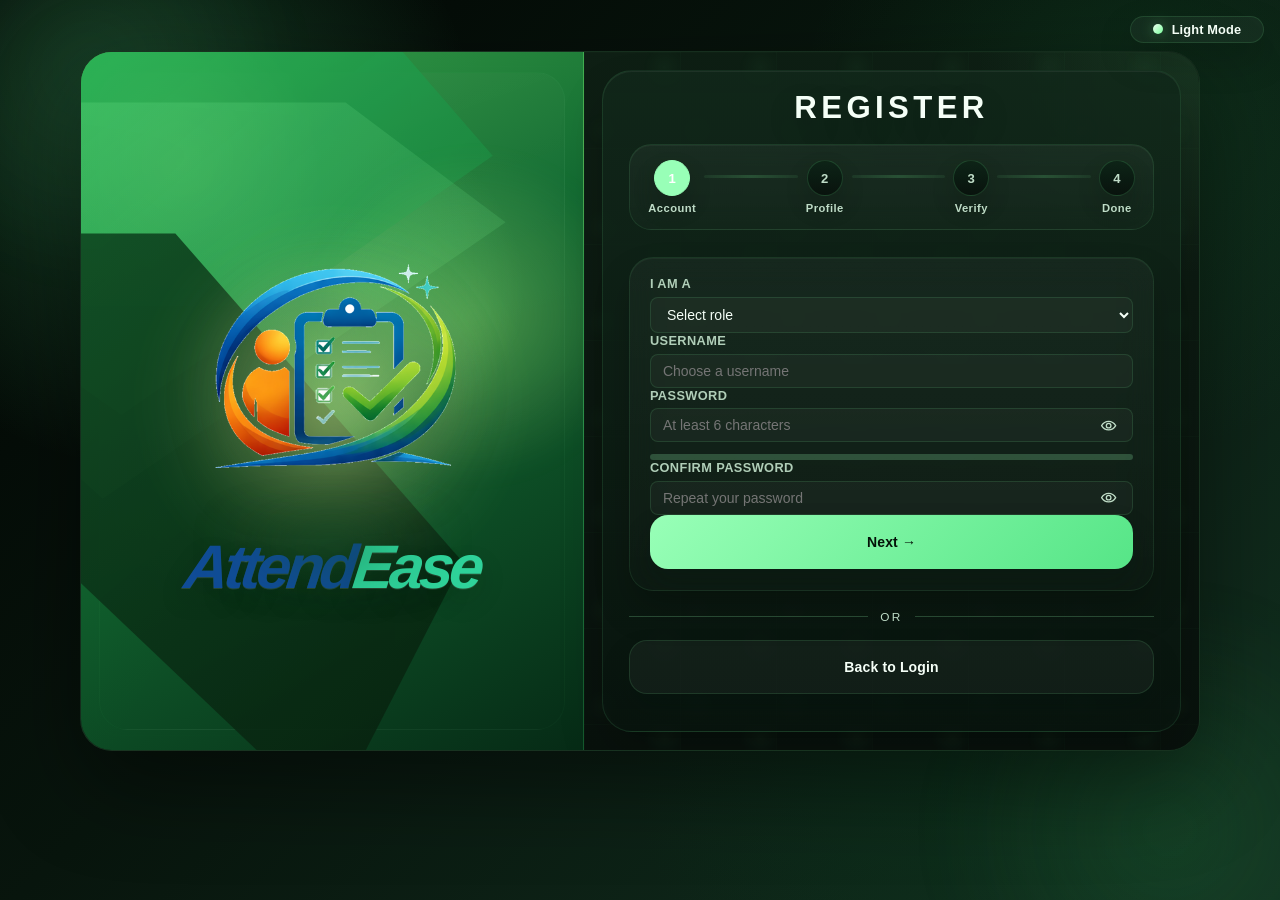
<file: AttendanceManagement/web/register.html>
<!DOCTYPE html>
<html lang="en">
<head>
<meta charset="UTF-8">
<meta name="viewport" content="width=device-width, initial-scale=1.0">
<title>Register - AttendEase</title>
<link rel="stylesheet" href="css/style.css">
</head>
<body class="login-page">
<div class="login-container login-shell register-shell">
  <div class="login-card login-stage-card register-stage-card">
    <section class="login-stage login-stage-minimal register-stage">
      <div class="login-stage-bg" aria-hidden="true">
        <span class="login-stage-shape login-stage-shape-a"></span>
        <span class="login-stage-shape login-stage-shape-b"></span>
        <span class="login-stage-shape login-stage-shape-c"></span>
        <span class="login-stage-glow"></span>
      </div>
      <div class="auth-stage-brand">
        <div class="logo-icon" data-brand-variant="full"></div>
      </div>
    </section>

    <section class="login-form-panel register-form-panel">
      <div class="login-logo">
        <div class="logo-icon">🎓</div>
        <h1>AttendEase</h1>
        <p>Create your account</p>
      </div>
      <h2 class="auth-form-heading">Register</h2>

    <!-- Step indicator -->
    <div class="step-indicator">
      <div class="step active" id="step1dot"><span>1</span><small>Account</small></div>
      <div class="step-line"></div>
      <div class="step" id="step2dot"><span>2</span><small>Profile</small></div>
      <div class="step-line"></div>
      <div class="step" id="step3dot"><span>3</span><small>Verify</small></div>
      <div class="step-line"></div>
      <div class="step" id="step4dot"><span>4</span><small>Done</small></div>
    </div>

    <form id="registerForm" onsubmit="return false;">

      <!-- ── Step 1: Account info ── -->
      <div id="step1">
        <div class="form-group">
          <label for="role">I am a </label>
          <select id="role" required>
            <option value="">Select role</option>
            <option value="student">Student</option>
            <option value="teacher">Teacher</option>
          </select>
          <small id="roleHint" class="field-hint"></small>
        </div>
        <div class="form-group">
          <label for="username">Username</label>
          <input type="text" id="username" placeholder="Choose a username" required autocomplete="username">
          <small id="usernameHint" class="field-hint"></small>
        </div>
        <div class="form-group">
          <label for="password">Password</label>
          <div class="pass-wrap">
            <input type="password" id="password" placeholder="At least 6 characters" required minlength="6" autocomplete="new-password">
            <button type="button" class="toggle-pass" onclick="togglePass('password', this)" tabindex="-1">👁</button>
          </div>
          <div class="password-strength" style="margin-top:.4rem">
            <div class="strength-fill" id="strengthFill"></div>
          </div>
          <small id="passwordHint" class="field-hint"></small>
        </div>
        <div class="form-group">
          <label for="confirmPassword">Confirm Password</label>
          <div class="pass-wrap">
            <input type="password" id="confirmPassword" placeholder="Repeat your password" required autocomplete="new-password">
            <button type="button" class="toggle-pass" onclick="togglePass('confirmPassword', this)" tabindex="-1">👁</button>
          </div>
          <small id="confirmPasswordHint" class="field-hint"></small>
        </div>
        <div id="step1Error" class="error-msg hidden"></div>
        <button type="button" class="btn btn-primary btn-full" onclick="goStep2()">Next →</button>
      </div>

      <!-- ── Step 2: Profile info ── -->
      <div id="step2" class="hidden">
        <div class="reg-grid">
          <div class="form-group">
            <label for="firstName">First Name</label>
            <input type="text" id="firstName" placeholder="e.g. Juan" required minlength="3" oninput="validateName(this,'firstNameHint')">
            <small id="firstNameHint" class="field-hint"></small>
          </div>
          <div class="form-group">
            <label for="middleName">Middle Name <span style="font-weight:400;text-transform:none">(optional)</span></label>
            <input type="text" id="middleName" placeholder="e.g. Santos" oninput="validateName(this,'middleNameHint',true)">
            <small id="middleNameHint" class="field-hint"></small>
          </div>
          <div class="form-group">
            <label for="lastName">Last Name </label>
            <input type="text" id="lastName" placeholder="e.g. Dela Cruz" required minlength="3" oninput="validateName(this,'lastNameHint')">
            <small id="lastNameHint" class="field-hint"></small>
          </div>
          <div class="form-group">
            <label for="email">Email </label>
            <input type="email" id="email" placeholder="name@gmail.com or name@lu.edu.ph" required>
            <small id="emailHint" class="field-hint"></small>
          </div>
          <div class="form-group">
            <label for="birthDate">Date of Birth</label>
            <input type="date" id="birthDate" required>
            <small id="birthDateHint" class="field-hint"></small>
          </div>
          <div class="form-group">
            <label for="age">Age</label>
            <input type="number" id="age" placeholder="Auto-computed" readonly tabindex="-1">
            <small id="ageHint" class="field-hint"></small>
          </div>
          <div class="form-group">
            <label for="province">Province</label>
            <input type="text" id="province" value="LAGUNA" readonly required>
            <small id="provinceHint" class="field-hint"></small>
          </div>
          <div class="form-group">
            <label for="municipality">Municipality / City</label>
            <select id="municipality" required>
              <option value="">Select municipality or city</option>
            </select>
            <small id="municipalityHint" class="field-hint"></small>
          </div>
          <div class="form-group reg-full">
            <label for="barangay">Barangay</label>
            <select id="barangay" required disabled>
              <option value="">Select barangay</option>
            </select>
            <small id="barangayHint" class="field-hint"></small>
          </div>
          <div class="form-group reg-full">
            <label for="phone">Contact No.</label>
            <input type="text" id="phone" placeholder="e.g. 09171234567" maxlength="11" oninput="validatePhone(this)">
            <small id="phoneHint" class="field-hint"></small>
          </div>
        </div>

        <!-- Student-only fields -->
        <div id="studentFields">
          <div class="reg-grid" style="margin-top:.75rem">
            <div class="form-group">
              <label for="studentIdPreview">Student ID</label>
              <input type="text" id="studentIdPreview" value="251-XXXX" readonly>
            </div>
            <div class="form-group">
              <label for="course">Course</label>
              <input type="text" id="course" placeholder="e.g. BSCS">
            </div>
            <div class="form-group">
              <label for="yearLevel">Year Level</label>
              <select id="yearLevel">
                <option value="1">1st Year</option>
                <option value="2">2nd Year</option>
                <option value="3">3rd Year</option>
                <option value="4">4th Year</option>
              </select>
            </div>
            <div class="form-group">
              <label for="section">Section</label>
              <input type="text" id="section" placeholder="e.g. A">
            </div>
          </div>
        </div>

        <!-- Teacher-only fields -->
        <div id="teacherFields" class="hidden">
          <div class="reg-grid" style="margin-top:.75rem">
            <div class="form-group">
              <label for="department">Department</label>
              <input type="text" id="department" placeholder="e.g. Computer Science">
            </div>
            <div class="form-group">
              <label for="subject">Course</label>
              <input type="text" id="subject" placeholder="e.g. Programming">
            </div>
          </div>
        </div>

        <div id="step2Error" class="error-msg hidden"></div>
        <div style="display:flex;gap:.75rem;margin-top:.5rem">
          <button type="button" class="btn btn-secondary" onclick="goStep1()">← Back</button>
          <button type="button" class="btn btn-primary" style="flex:1" id="sendOtpBtn" onclick="sendOtpAndGoStep3()">
            <span>Send Verification Code →</span>
          </button>
        </div>
      </div>

      <!-- ── Step 3: OTP Verification ── -->
      <div id="step3" class="hidden">
        <p class="step-desc">A 6-digit code was sent to <strong id="otpEmailDisplay"></strong>. Enter it below.</p>
        <div class="form-group" style="text-align:center">
          <label>Verification Code</label>
          <div class="otp-inputs" id="otpInputs">
            <input class="otp-box" maxlength="1" type="text" inputmode="numeric" pattern="[0-9]">
            <input class="otp-box" maxlength="1" type="text" inputmode="numeric" pattern="[0-9]">
            <input class="otp-box" maxlength="1" type="text" inputmode="numeric" pattern="[0-9]">
            <input class="otp-box" maxlength="1" type="text" inputmode="numeric" pattern="[0-9]">
            <input class="otp-box" maxlength="1" type="text" inputmode="numeric" pattern="[0-9]">
            <input class="otp-box" maxlength="1" type="text" inputmode="numeric" pattern="[0-9]">
          </div>
          <div class="otp-timer">Code expires in <span id="otpCountdown">03:00</span></div>
          <button type="button" class="btn btn-secondary btn-sm" id="resendBtn" onclick="resendOtp()" disabled>Resend Code</button>
        </div>
        <div id="step3Error" class="error-msg hidden"></div>
        <div style="display:flex;gap:.75rem;margin-top:1rem">
          <button type="button" class="btn btn-secondary" onclick="goBackToStep2()">← Back</button>
          <button type="button" class="btn btn-primary" style="flex:1" id="verifyBtn" onclick="verifyAndRegister()">
            <span>Verify & Create Account</span>
          </button>
        </div>
      </div>

      <!-- ── Step 4: Success ── -->
      <div id="step4" class="hidden">
        <div class="register-success">
          <div class="success-icon">✅</div>
          <h3>Account Created!</h3>
          <p id="successMsg">Your account has been created successfully.</p>
          <a href="index.html" class="btn btn-primary btn-full" style="margin-top:1rem">Go to Login →</a>
        </div>
      </div>

    </form>

    <div class="login-divider"><span>or</span></div>
    <a href="index.html" class="btn btn-secondary btn-full" style="text-align:center;">Back to Login</a>
    </section>
  </div>
</div>

<script src="js/laguna-addresses.js"></script>
<script src="js/app.js"></script>
<script>
  if (localStorage.getItem('token')) window.location.href = 'dashboard.html';

  let otpTimer = null;
  let pendingPayload = null;
  const lagunaLocationData = window.LAGUNA_LOCATION_DATA || { province: 'LAGUNA', municipalities: [] };

  // ── Password toggle ───────────────────────────────────────
  function togglePass(id, btn) {
    const inp = document.getElementById(id);
    const showPassword = inp.type === 'password';
    inp.type = showPassword ? 'text' : 'password';
    btn.setAttribute('aria-label', showPassword ? 'Hide password' : 'Show password');
    btn.setAttribute('aria-pressed', showPassword ? 'true' : 'false');
    btn.querySelector('.toggle-pass-eye')?.classList.toggle('hidden', showPassword);
    btn.querySelector('.toggle-pass-eye-off')?.classList.toggle('hidden', !showPassword);
  }

  // ── Password strength ─────────────────────────────────────
  document.getElementById('password').addEventListener('input', function () {
    const v = this.value;
    let score = 0;
    if (v.length >= 6)          score++;
    if (v.length >= 10)         score++;
    if (/[A-Z]/.test(v))        score++;
    if (/[0-9]/.test(v))        score++;
    if (/[^A-Za-z0-9]/.test(v)) score++;
    const colors = ['#ef4444','#f59e0b','#f59e0b','#22c55e','#16a34a'];
    document.getElementById('strengthFill').style.width      = v.length ? (score * 20) + '%' : '0';
    document.getElementById('strengthFill').style.background = v.length ? colors[Math.max(0, score - 1)] : '';
    validatePassword();
    checkMatch();
  });

  document.getElementById('confirmPassword').addEventListener('input', checkMatch);
  function checkMatch() {
    const p = document.getElementById('password').value;
    const c = document.getElementById('confirmPassword').value;
    const hint = document.getElementById('matchHint');
    if (!c) { hint.textContent = ''; return; }
    hint.textContent = p === c ? '✅ Passwords match' : '❌ Passwords do not match';
    hint.style.color = p === c ? 'var(--success)' : 'var(--danger)';
  }

  // ── Name validation ───────────────────────────────────────
  function validateName(input, hintId, optional = false) {
    applyNameCase(input);
    const hint = document.getElementById(hintId);
    const v = input.value.trim();
    if (!v) { hint.textContent = ''; input.classList.remove('input-error','input-ok'); return; }
    if (v.length < 3) {
      hint.textContent = '❌ Must be at least 3 characters'; hint.style.color = 'var(--danger)';
      input.classList.add('input-error'); input.classList.remove('input-ok');
    } else if (!/^[a-zA-ZÀ-ÿ\s\-'\.]+$/.test(v)) {
      hint.textContent = '❌ Letters only'; hint.style.color = 'var(--danger)';
      input.classList.add('input-error'); input.classList.remove('input-ok');
    } else {
      hint.textContent = '✅'; hint.style.color = 'var(--success)';
      input.classList.remove('input-error'); input.classList.add('input-ok');
    }
  }

  // ── Phone validation ──────────────────────────────────────
  function validatePhone(input) {
    input.value = input.value.replace(/\D/g, '');
    const hint = document.getElementById('phoneHint');
    const v = input.value;
    if (!v) { hint.textContent = ''; input.classList.remove('input-error','input-ok'); return; }
    const err = getPhoneError(v);
    if (err) {
      hint.textContent = '❌ ' + err; hint.style.color = 'var(--danger)';
      input.classList.add('input-error'); input.classList.remove('input-ok');
    } else {
      hint.textContent = v.length === 11 ? '✅ Valid contact no.' : '';
      hint.style.color = 'var(--success)';
      input.classList.remove('input-error');
      if (v.length === 11) input.classList.add('input-ok');
    }
  }

  function getPhoneError(v) {
    if (v.length > 0 && v[0] !== '0') return 'Must start with 0 (e.g. 09171234567)';
    if (v.length > 1 && v[1] !== '9') return 'Must start with 09';
    if (v.length === 11) {
      if (/^(\d)\1+$/.test(v)) return 'Invalid: all digits are the same';
      if (/^(.{2})\1{4}/.test(v)) return 'Invalid: repeating pattern detected';
      const digits = v.split('').map(Number);
      let asc = true, desc = true;
      for (let i = 1; i < digits.length; i++) {
        if (digits[i] !== digits[i-1] + 1) asc = false;
        if (digits[i] !== digits[i-1] - 1) desc = false;
      }
      if (asc)  return 'Invalid: sequential ascending digits';
      if (desc) return 'Invalid: sequential descending digits';
      if (/(\d)\1{4,}/.test(v)) return 'Invalid: too many repeated digits in a row';
    }
    return null;
  }

  // ── Step navigation ───────────────────────────────────────
  function setStep(n) {
    [1,2,3,4].forEach(i => {
      const dot = document.getElementById('step' + i + 'dot');
      if (!dot) return;
      dot.classList.toggle('active', i === n);
      dot.classList.toggle('done',   i < n);
    });
  }

  function showErr(id, msg) {
    const el = document.getElementById(id);
    el.textContent = msg;
    el.classList.remove('hidden');
  }

  function goStep2() {
    document.getElementById('step1Error').classList.add('hidden');
    const role     = document.getElementById('role').value;
    const username = document.getElementById('username').value.trim();
    const password = document.getElementById('password').value;
    const confirm  = document.getElementById('confirmPassword').value;
    if (!role)     { showErr('step1Error', 'Please select a role'); return; }
    if (!username) { showErr('step1Error', 'Username is required'); return; }
    if (!/^[a-zA-Z0-9_]+$/.test(username)) { showErr('step1Error', 'Username: letters, numbers, underscores only'); return; }
    if (password.length < 6) { showErr('step1Error', 'Password must be at least 6 characters'); return; }
    if (password !== confirm) { showErr('step1Error', 'Passwords do not match'); return; }
    document.getElementById('studentFields').classList.toggle('hidden', role !== 'student');
    document.getElementById('teacherFields').classList.toggle('hidden', role !== 'teacher');
    document.getElementById('step1').classList.add('hidden');
    document.getElementById('step2').classList.remove('hidden');
    setStep(2);
  }

  function goStep1() {
    document.getElementById('step2').classList.add('hidden');
    document.getElementById('step1').classList.remove('hidden');
    setStep(1);
  }

  function goBackToStep2() {
    clearInterval(otpTimer);
    document.getElementById('step3').classList.add('hidden');
    document.getElementById('step2').classList.remove('hidden');
    setStep(2);
  }

  function studentIdPrefix(yearLevel) {
    switch (String(yearLevel || '1')) {
      case '4': return '221-';
      case '3': return '231-';
      case '2': return '241-';
      case '1':
      default: return '251-';
    }
  }

  function updateStudentIdPreview() {
    const preview = document.getElementById('studentIdPreview');
    const role = document.getElementById('role').value;
    if (!preview) return;
    preview.value = role === 'student'
      ? studentIdPrefix(document.getElementById('yearLevel').value) + 'XXXX'
      : 'N/A';
  }

  function getLagunaMunicipalities() {
    return Array.isArray(lagunaLocationData.municipalities) ? lagunaLocationData.municipalities : [];
  }

  function repairLocationEncoding(value) {
    const text = String(value || '').trim();
    if (!text || !/[ÃÂâ]/.test(text)) return text;
    try {
      const percentEncoded = Array.from(text)
        .map(ch => '%' + ch.charCodeAt(0).toString(16).padStart(2, '0'))
        .join('');
      return decodeURIComponent(percentEncoded);
    } catch (error) {
      return text
        .replace(/Ã±/g, 'ñ')
        .replace(/Ã‘|Ã/g, 'Ñ')
        .replace(/Ã¡/g, 'á')
        .replace(/Ã©/g, 'é')
        .replace(/Ã­/g, 'í')
        .replace(/Ã³/g, 'ó')
        .replace(/Ãº/g, 'ú');
    }
  }

  function formatLocationLabel(value) {
    let label = repairLocationEncoding(value);
    if (!label) return '';
    label = label.replace(/\s+\(Capital\)$/i, '');
    if (/^CITY OF /i.test(label)) label = label.replace(/^CITY OF /i, '') + ' CITY';
    label = label
      .toLowerCase()
      .replace(/\b([a-z\u00c0-\u00ff])/g, match => match.toUpperCase())
      .replace(/\bOf\b/g, 'of')
      .replace(/\bAnd\b/g, 'and');
    return label;
  }

  function formatBarangayLabel(value) {
    return repairLocationEncoding(value).replace(/\s+/g, ' ').trim();
  }

  function populateProvinceField() {
    const province = document.getElementById('province');
    if (!province) return;
    province.value = lagunaLocationData.province || 'LAGUNA';
  }

  function populateMunicipalityOptions(selectedCode = '') {
    const municipality = document.getElementById('municipality');
    if (!municipality) return;

    municipality.innerHTML = '';
    const placeholder = document.createElement('option');
    placeholder.value = '';
    placeholder.textContent = 'Select municipality or city';
    municipality.appendChild(placeholder);

    getLagunaMunicipalities().forEach(item => {
      const option = document.createElement('option');
      option.value = item.code;
      option.textContent = formatLocationLabel(item.name);
      municipality.appendChild(option);
    });

    municipality.value = selectedCode || '';
  }

  function getSelectedMunicipalityData() {
    const municipalityCode = document.getElementById('municipality')?.value || '';
    return getLagunaMunicipalities().find(item => item.code === municipalityCode) || null;
  }

  function getSelectedMunicipalityLabel() {
    const municipality = getSelectedMunicipalityData();
    return municipality ? formatLocationLabel(municipality.name) : '';
  }

  function populateBarangayOptions(municipalityCode = '', selectedBarangay = '') {
    const barangay = document.getElementById('barangay');
    if (!barangay) return;

    const municipality = getLagunaMunicipalities().find(item => item.code === municipalityCode);
    barangay.innerHTML = '';

    const placeholder = document.createElement('option');
    placeholder.value = '';
    placeholder.textContent = municipality ? 'Select barangay' : 'Select municipality or city first';
    barangay.appendChild(placeholder);

    if (!municipality) {
      barangay.disabled = true;
      barangay.value = '';
      return;
    }

    municipality.barangays.forEach(name => {
      const fixedName = formatBarangayLabel(name);
      const option = document.createElement('option');
      option.value = fixedName;
      option.textContent = fixedName;
      barangay.appendChild(option);
    });

    barangay.disabled = false;
    barangay.value = formatBarangayLabel(selectedBarangay || '');
  }

  function initializeLagunaAddressFields() {
    populateProvinceField();
    populateMunicipalityOptions();
    populateBarangayOptions('');
  }

  // ── OTP box auto-advance ──────────────────────────────────
  document.querySelectorAll('#otpInputs .otp-box').forEach((box, i, boxes) => {
    box.addEventListener('input', () => {
      box.value = box.value.replace(/\D/,'');
      if (box.value && i < boxes.length - 1) boxes[i + 1].focus();
    });
    box.addEventListener('keydown', e => {
      if (e.key === 'Backspace' && !box.value && i > 0) boxes[i - 1].focus();
    });
  });

  function getOtpValue() {
    return [...document.querySelectorAll('#otpInputs .otp-box')].map(b => b.value).join('');
  }

  function startOtpTimer() {
    clearInterval(otpTimer);
    let secs = 180;
    const el = document.getElementById('otpCountdown');
    const resend = document.getElementById('resendBtn');
    resend.disabled = true;
    otpTimer = setInterval(() => {
      secs--;
      el.textContent = String(Math.floor(secs / 60)).padStart(2,'0') + ':' + String(secs % 60).padStart(2,'0');
      if (secs <= 0) { clearInterval(otpTimer); el.textContent = 'Expired'; resend.disabled = false; }
      if (secs === 120) resend.disabled = false;
    }, 1000);
  }

  document.getElementById('role').addEventListener('change', updateStudentIdPreview);
  document.getElementById('yearLevel').addEventListener('change', updateStudentIdPreview);
  updateStudentIdPreview();
  setBirthDateBounds();
  initializeLagunaAddressFields();
  bindAutoNameCase(['firstName', 'middleName', 'lastName']);

  // ── Step 2 → Step 3: validate + send OTP ─────────────────
  async function sendOtpAndGoStep3() {
    document.getElementById('step2Error').classList.add('hidden');
    const firstName  = document.getElementById('firstName').value.trim();
    const middleName = document.getElementById('middleName').value.trim();
    const lastName   = document.getElementById('lastName').value.trim();
    const email      = normalizeEmailValue(document.getElementById('email').value);

    if (!firstName || firstName.length < 3) { showErr('step2Error', 'First name must be at least 3 characters'); return; }
    if (!lastName  || lastName.length  < 3) { showErr('step2Error', 'Last name must be at least 3 characters');  return; }
    if (middleName && middleName.length < 3) { showErr('step2Error', 'Middle name must be at least 3 characters if provided'); return; }
    const emailError = getEmailError(email);
    if (emailError) { showErr('step2Error', emailError); return; }

    const phoneVal = document.getElementById('phone').value.trim();
    if (phoneVal) {
      const phoneErr = getPhoneError(phoneVal);
      if (phoneErr) { showErr('step2Error', 'Contact No.: ' + phoneErr); return; }
      if (phoneVal.length !== 11) { showErr('step2Error', 'Contact No. must be exactly 11 digits'); return; }
    }

    const role = document.getElementById('role').value;
    pendingPayload = {
      username:  document.getElementById('username').value.trim(),
      password:  document.getElementById('password').value,
      role,
      full_name: [firstName, middleName, lastName].filter(Boolean).join(' '),
      email,
      phone: phoneVal,
    };
    if (role === 'student') {
      pendingPayload.course     = document.getElementById('course').value.trim();
      pendingPayload.year_level = document.getElementById('yearLevel').value;
      pendingPayload.section    = document.getElementById('section').value.trim();
    } else {
      pendingPayload.department = document.getElementById('department').value.trim();
      pendingPayload.subject    = document.getElementById('subject').value.trim();
    }

    const btn = document.getElementById('sendOtpBtn');
    btn.disabled = true;
    btn.innerHTML = '<span class="spinner"></span> Sending code...';

    const res = await API.post('/api/send-otp', { email, purpose: 'register' });
    btn.disabled = false;
    btn.innerHTML = '<span>Send Verification Code →</span>';

    if (res.message) {
      document.getElementById('otpEmailDisplay').textContent = email;
      document.getElementById('step2').classList.add('hidden');
      document.getElementById('step3').classList.remove('hidden');
      setStep(3);
      startOtpTimer();
      document.querySelectorAll('#otpInputs .otp-box')[0].focus();
    } else {
      showErr('step2Error', res.error || 'Failed to send code');
    }
  }

  async function resendOtp() {
    if (!pendingPayload) return;
    document.getElementById('resendBtn').disabled = true;
    const res = await API.post('/api/send-otp', { email: pendingPayload.email, purpose: 'register' });
    if (res.message) { showToast('Code resent!', 'success'); startOtpTimer(); }
    else showErr('step3Error', res.error || 'Failed to resend');
  }

  // ── Verify OTP then register ──────────────────────────────
  async function verifyAndRegister() {
    document.getElementById('step3Error').classList.add('hidden');
    const otp = getOtpValue();
    if (otp.length < 6) { showErr('step3Error', 'Enter the 6-digit code'); return; }

    const btn = document.getElementById('verifyBtn');
    btn.disabled = true;
    btn.innerHTML = '<span class="spinner"></span> Verifying...';

    const verRes = await API.post('/api/verify-otp', { email: pendingPayload.email, otp, purpose: 'register' });
    if (!verRes.verified) {
      document.querySelectorAll('#otpInputs .otp-box').forEach(b => b.classList.add('otp-error'));
      setTimeout(() => document.querySelectorAll('#otpInputs .otp-box').forEach(b => b.classList.remove('otp-error')), 500);
      showErr('step3Error', verRes.error || 'Invalid or expired code');
      btn.disabled = false;
      btn.innerHTML = '<span>Verify & Create Account</span>';
      return;
    }

    btn.innerHTML = '<span class="spinner"></span> Creating account...';
    const res = await API.post('/api/register', pendingPayload);
    if (res.message) {
      clearInterval(otpTimer);
      document.getElementById('step3').classList.add('hidden');
      document.getElementById('step4').classList.remove('hidden');
      document.getElementById('successMsg').textContent =
        pendingPayload.role === 'student'
          ? `Welcome, ${pendingPayload.full_name}! Your student ID is ${res.student_id}. Your registration has been submitted for admin approval. Please wait for confirmation before logging in.`
          : `Welcome, ${pendingPayload.full_name}! Your registration has been submitted for admin approval. Please wait for confirmation before logging in.`;
      setStep(4);
    } else {
      showErr('step3Error', res.error || 'Registration failed');
      btn.disabled = false;
      btn.innerHTML = '<span>Verify & Create Account</span>';
    }
  }

  function setFieldHint(id, message = '') {
    const hint = document.getElementById(id);
    if (!hint) return;
    hint.textContent = message || '';
    hint.classList.toggle('is-error', !!message);
  }

  function shouldValidate(input, value, force = false) {
    return force || input.dataset.touched === 'true' || !!value;
  }

  function updateFieldState(input, error, hintId) {
    const normalizedError = error || '';
    setFieldHint(hintId, normalizedError);
    input.classList.toggle('input-error', !!normalizedError);
    input.classList.toggle('input-ok', !!String(input.value || '').trim() && !normalizedError);
    return !normalizedError;
  }

  function focusField(id) {
    const field = document.getElementById(id);
    if (!field) return;
    field.focus();
    if (typeof field.select === 'function' && !field.readOnly) field.select();
  }

  function clearStepInlineErrors() {
    ['step1Error', 'step2Error'].forEach(id => document.getElementById(id)?.classList.add('hidden'));
  }

  function getUsernameError(value) {
    if (!value) return 'Username is required';
    if (value.length < 3) return 'Username must be at least 3 characters';
    if (!/^[a-zA-Z0-9_]+$/.test(value)) return 'Use letters, numbers, and underscores only';
    return null;
  }

  function getPasswordError(value) {
    if (!value) return 'Password is required';
    if (value.length < 6) return 'Password must be at least 6 characters';
    return null;
  }

  function getNameError(value, label, optional = false) {
    if (!value) return optional ? null : `${label} is required`;
    if (value.length < 3) return `${label} must be at least 3 characters`;
    if (!/^[a-zA-ZÀ-ÿ\s\-'\.]+$/.test(value)) return `${label} must contain letters only`;
    return null;
  }

  function formatDateInputValue(date) {
    const year = date.getFullYear();
    const month = String(date.getMonth() + 1).padStart(2, '0');
    const day = String(date.getDate()).padStart(2, '0');
    return `${year}-${month}-${day}`;
  }

  function parseBirthDateValue(value) {
    const match = /^(\d{4})-(\d{2})-(\d{2})$/.exec((value || '').trim());
    if (!match) return null;
    const year = Number(match[1]);
    const month = Number(match[2]);
    const day = Number(match[3]);
    const date = new Date(year, month - 1, day);
    if (
      date.getFullYear() !== year ||
      date.getMonth() !== month - 1 ||
      date.getDate() !== day
    ) return null;
    return { year, month, day };
  }

  function getAgeFromBirthDate(value) {
    const parsed = parseBirthDateValue(value);
    if (!parsed) return null;

    const today = new Date();
    let age = today.getFullYear() - parsed.year;
    const monthDiff = today.getMonth() - (parsed.month - 1);
    const dayDiff = today.getDate() - parsed.day;
    if (monthDiff < 0 || (monthDiff === 0 && dayDiff < 0)) age--;
    return age;
  }

  function setBirthDateBounds() {
    const birthDateInput = document.getElementById('birthDate');
    if (!birthDateInput) return;

    birthDateInput.max = '2035-12-31';
    birthDateInput.removeAttribute('min');
  }

  function getBirthDateError(value) {
    if (!value) return 'Date of birth is required';
    const age = getAgeFromBirthDate(value);
    if (age === null) return 'Enter a valid date of birth';
    if (age < 15 || age > 80) return 'Age must be between 15 and 80 years old';
    return null;
  }

  function validateBirthDate(force = false) {
    const input = document.getElementById('birthDate');
    const ageInput = document.getElementById('age');
    const value = input.value;
    const age = getAgeFromBirthDate(value);
    const shouldCheck = shouldValidate(input, value, force);
    const error = shouldCheck ? (getBirthDateError(value) || '') : '';

    ageInput.value = Number.isInteger(age) ? String(age) : '';
    setFieldHint('ageHint', error);
    ageInput.classList.toggle('input-error', !!error && shouldCheck);
    ageInput.classList.toggle('input-ok', !!ageInput.value && !error);
    return updateFieldState(input, error, 'birthDateHint');
  }

  function validateProvince(force = false) {
    const input = document.getElementById('province');
    const value = String(input.value || '').trim().toUpperCase();
    input.value = value;
    const error = shouldValidate(input, value, force)
      ? (!value ? 'Province is required' : value !== 'LAGUNA' ? 'Province must be LAGUNA' : '')
      : '';
    return updateFieldState(input, error, 'provinceHint');
  }

  function validateMunicipality(force = false) {
    const input = document.getElementById('municipality');
    const value = input.value;
    const hasSelection = !!getSelectedMunicipalityData();
    const error = shouldValidate(input, value, force)
      ? (!value || !hasSelection ? 'Please select a municipality or city' : '')
      : '';
    return updateFieldState(input, error, 'municipalityHint');
  }

  function validateBarangay(force = false) {
    const input = document.getElementById('barangay');
    const municipalityCode = document.getElementById('municipality').value;
    const value = input.value;
    const error = shouldValidate(input, value, force)
      ? (!municipalityCode ? 'Select a municipality or city first' : !value ? 'Please select a barangay' : '')
      : '';
    return updateFieldState(input, error, 'barangayHint');
  }

  function validateRole(force = false) {
    const input = document.getElementById('role');
    const value = input.value;
    const error = shouldValidate(input, value, force) ? (!value ? 'Please select a role' : '') : '';
    return updateFieldState(input, error, 'roleHint');
  }

  function validateUsername(force = false) {
    const input = document.getElementById('username');
    const value = input.value.trim();
    input.value = value;
    const error = shouldValidate(input, value, force) ? (getUsernameError(value) || '') : '';
    return updateFieldState(input, error, 'usernameHint');
  }

  function validatePassword(force = false) {
    const input = document.getElementById('password');
    const value = input.value;
    const error = shouldValidate(input, value, force) ? (getPasswordError(value) || '') : '';
    return updateFieldState(input, error, 'passwordHint');
  }

  function validateConfirmPassword(force = false) {
    const passwordValue = document.getElementById('password').value;
    const input = document.getElementById('confirmPassword');
    const value = input.value;
    let error = '';

    if (shouldValidate(input, value, force)) {
      if (!value) error = 'Please confirm your password';
      else if (passwordValue !== value) error = 'Passwords do not match';
    }

    return updateFieldState(input, error, 'confirmPasswordHint');
  }

  function validateEmailField(force = false) {
    const input = document.getElementById('email');
    const value = normalizeEmailValue(input.value);
    input.value = value;
    const error = shouldValidate(input, value, force) ? (getEmailError(value) || '') : '';
    return updateFieldState(input, error, 'emailHint');
  }

  function validateName(input, hintId, optional = false) {
    applyNameCase(input);
    const value = input.value.trim().replace(/\s{2,}/g, ' ');
    input.value = value;
    const label = input.labels?.[0]?.textContent.replace('*', '').trim() || 'This field';
    const error = shouldValidate(input, value, false) ? (getNameError(value, label, optional) || '') : '';
    return updateFieldState(input, error, hintId);
  }

  function validatePhone(input, force = false) {
    input.value = input.value.replace(/\D/g, '');
    const value = input.value;
    let error = '';

    if (shouldValidate(input, value, force)) {
      if (!value) error = 'Contact No. is required';
      else {
        error = getPhoneError(value) || '';
        if (!error && value.length !== 11) error = 'Contact No. must be exactly 11 digits';
      }
    }

    return updateFieldState(input, error, 'phoneHint');
  }

  function checkMatch() {
    return validateConfirmPassword();
  }

  function goStep2() {
    clearStepInlineErrors();
    const checks = [
      { valid: validateRole(true), field: 'role' },
      { valid: validateUsername(true), field: 'username' },
      { valid: validatePassword(true), field: 'password' },
      { valid: validateConfirmPassword(true), field: 'confirmPassword' }
    ];

    const firstInvalid = checks.find(item => !item.valid);
    if (firstInvalid) {
      focusField(firstInvalid.field);
      return;
    }

    const role = document.getElementById('role').value;
    document.getElementById('studentFields').classList.toggle('hidden', role !== 'student');
    document.getElementById('teacherFields').classList.toggle('hidden', role !== 'teacher');
    document.getElementById('step1').classList.add('hidden');
    document.getElementById('step2').classList.remove('hidden');
    setStep(2);
  }

  async function sendOtpAndGoStep3() {
    clearStepInlineErrors();

    const firstNameInput = document.getElementById('firstName');
    const middleNameInput = document.getElementById('middleName');
    const lastNameInput = document.getElementById('lastName');
    const emailInput = document.getElementById('email');
    const birthDateInput = document.getElementById('birthDate');
    const provinceInput = document.getElementById('province');
    const municipalityInput = document.getElementById('municipality');
    const barangayInput = document.getElementById('barangay');
    const phoneInput = document.getElementById('phone');

    firstNameInput.dataset.touched = 'true';
    middleNameInput.dataset.touched = 'true';
    lastNameInput.dataset.touched = 'true';
    emailInput.dataset.touched = 'true';
    birthDateInput.dataset.touched = 'true';
    provinceInput.dataset.touched = 'true';
    municipalityInput.dataset.touched = 'true';
    barangayInput.dataset.touched = 'true';
    phoneInput.dataset.touched = 'true';

    const checks = [
      { valid: validateName(firstNameInput, 'firstNameHint'), field: 'firstName' },
      { valid: validateName(middleNameInput, 'middleNameHint', true), field: 'middleName' },
      { valid: validateName(lastNameInput, 'lastNameHint'), field: 'lastName' },
      { valid: validateEmailField(true), field: 'email' },
      { valid: validateBirthDate(true), field: 'birthDate' },
      { valid: validateProvince(true), field: 'province' },
      { valid: validateMunicipality(true), field: 'municipality' },
      { valid: validateBarangay(true), field: 'barangay' },
      { valid: validatePhone(phoneInput, false), field: 'phone' }
    ];

    const firstInvalid = checks.find(item => !item.valid);
    if (firstInvalid) {
      focusField(firstInvalid.field);
      return;
    }

    const firstName = firstNameInput.value.trim();
    const middleName = middleNameInput.value.trim();
    const lastName = lastNameInput.value.trim();
    const email = normalizeEmailValue(emailInput.value);
    const birthDate = birthDateInput.value;
    const province = provinceInput.value;
    const municipality = getSelectedMunicipalityLabel();
    const barangay = barangayInput.value;
    const phoneVal = phoneInput.value.trim();
    const role = document.getElementById('role').value;

    pendingPayload = {
      username: document.getElementById('username').value.trim(),
      password: document.getElementById('password').value,
      role,
      full_name: [firstName, middleName, lastName].filter(Boolean).join(' '),
      email,
      date_of_birth: birthDate,
      province,
      municipality,
      barangay,
      phone: phoneVal,
    };

    if (role === 'student') {
      pendingPayload.course = document.getElementById('course').value.trim();
      pendingPayload.year_level = document.getElementById('yearLevel').value;
      pendingPayload.section = document.getElementById('section').value.trim();
    } else {
      pendingPayload.department = document.getElementById('department').value.trim();
      pendingPayload.subject = document.getElementById('subject').value.trim();
    }

    const btn = document.getElementById('sendOtpBtn');
    btn.disabled = true;
    btn.innerHTML = '<span class="spinner"></span> Sending code...';

    const res = await API.post('/api/send-otp', { email, purpose: 'register' });
    btn.disabled = false;
    btn.innerHTML = '<span>Send Verification Code →</span>';

    if (res.message) {
      setFieldHint('emailHint', '');
      document.getElementById('otpEmailDisplay').textContent = email;
      document.getElementById('step2').classList.add('hidden');
      document.getElementById('step3').classList.remove('hidden');
      setStep(3);
      startOtpTimer();
      document.querySelectorAll('#otpInputs .otp-box')[0].focus();
    } else {
      updateFieldState(emailInput, res.error || 'Failed to send verification code', 'emailHint');
      focusField('email');
    }
  }

  function bindRegisterInlineValidation() {
    const role = document.getElementById('role');
    role.addEventListener('change', () => {
      role.dataset.touched = 'true';
      validateRole(true);
    });
    role.addEventListener('blur', () => {
      role.dataset.touched = 'true';
      validateRole(true);
    });

    const username = document.getElementById('username');
    username.addEventListener('input', () => validateUsername());
    username.addEventListener('blur', () => {
      username.dataset.touched = 'true';
      validateUsername(true);
    });

    const password = document.getElementById('password');
    password.addEventListener('blur', () => {
      password.dataset.touched = 'true';
      validatePassword(true);
      validateConfirmPassword(!!document.getElementById('confirmPassword').value);
    });

    const confirmPassword = document.getElementById('confirmPassword');
    confirmPassword.addEventListener('blur', () => {
      confirmPassword.dataset.touched = 'true';
      validateConfirmPassword(true);
    });

    const email = document.getElementById('email');
    email.addEventListener('input', () => validateEmailField());
    email.addEventListener('blur', () => {
      email.dataset.touched = 'true';
      validateEmailField(true);
    });

    const birthDate = document.getElementById('birthDate');
    birthDate.addEventListener('input', () => validateBirthDate());
    birthDate.addEventListener('change', () => validateBirthDate());
    birthDate.addEventListener('blur', () => {
      birthDate.dataset.touched = 'true';
      validateBirthDate(true);
    });

    const province = document.getElementById('province');
    province.addEventListener('change', () => {
      province.dataset.touched = 'true';
      validateProvince(true);
    });
    province.addEventListener('blur', () => {
      province.dataset.touched = 'true';
      validateProvince(true);
    });

    const municipality = document.getElementById('municipality');
    municipality.addEventListener('change', () => {
      municipality.dataset.touched = 'true';
      populateBarangayOptions(municipality.value);
      validateMunicipality(true);
      const barangay = document.getElementById('barangay');
      delete barangay.dataset.touched;
      validateBarangay(false);
    });
    municipality.addEventListener('blur', () => {
      municipality.dataset.touched = 'true';
      validateMunicipality(true);
    });

    const barangay = document.getElementById('barangay');
    barangay.addEventListener('change', () => {
      barangay.dataset.touched = 'true';
      validateBarangay(true);
    });
    barangay.addEventListener('blur', () => {
      barangay.dataset.touched = 'true';
      validateBarangay(true);
    });

    [
      ['firstName', 'firstNameHint', false],
      ['middleName', 'middleNameHint', true],
      ['lastName', 'lastNameHint', false]
    ].forEach(([id, hintId, optional]) => {
      const input = document.getElementById(id);
      input.addEventListener('blur', () => {
        input.dataset.touched = 'true';
        validateName(input, hintId, optional);
      });
    });

    const phone = document.getElementById('phone');
    phone.addEventListener('blur', () => {
      phone.dataset.touched = 'true';
      validatePhone(phone, true);
    });
  }

  bindRegisterInlineValidation();
</script>
</body>
</html>
</file>
<file: AttendanceManagement/web/css/style.css>
/* ── Reset & Base ─────────────────────────────────────────── */
*, *::before, *::after { box-sizing: border-box; margin: 0; padding: 0; }
:root {
  --primary: #4f46e5;
  --primary-dark: #3730a3;
  --secondary: #6b7280;
  --success: #22c55e;
  --danger: #ef4444;
  --warning: #f59e0b;
  --teal: #0d9488;
  --bg: #f1f5f9;
  --surface: #ffffff;
  --border: #e2e8f0;
  --text: #1e293b;
  --text-muted: #64748b;
  --sidebar-w: 240px;
  --radius: 10px;
  --shadow: 0 1px 3px rgba(0,0,0,.1), 0 1px 2px rgba(0,0,0,.06);
  --shadow-md: 0 4px 6px rgba(0,0,0,.07), 0 2px 4px rgba(0,0,0,.06);
}
body { font-family: 'Segoe UI', system-ui, sans-serif; background: var(--bg); color: var(--text); font-size: 14px; }
a { text-decoration: none; color: inherit; }

/* ── Login Page ───────────────────────────────────────────── */
.login-page { display: flex; align-items: center; justify-content: center; min-height: 100vh;
  padding: 1.5rem;
  background: linear-gradient(135deg, #4f46e5 0%, #0d9488 100%); }
.login-container { width: 100%; max-width: 420px; padding: 1rem; }
.login-shell {
  width: min(1120px, calc(100vw - 4rem));
  max-width: none;
  padding: 0;
  display: block;
}
.auth-showcase {
  position: relative;
  overflow: hidden;
  padding: 2.2rem;
  border-radius: 30px;
  background:
    radial-gradient(circle at top left, rgba(121,255,155,.15), transparent 30%),
    linear-gradient(145deg, rgba(9,25,16,.9) 0%, rgba(7,18,12,.82) 100%);
  border: 1px solid rgba(121,255,155,.12);
  box-shadow: 0 30px 90px rgba(0,0,0,.28);
}
.auth-showcase::before {
  content: '';
  position: absolute;
  inset: 0;
  background:
    radial-gradient(circle at 82% 20%, rgba(121,255,155,.18), transparent 22%),
    radial-gradient(circle at 18% 80%, rgba(16,185,129,.14), transparent 18%),
    repeating-linear-gradient(90deg, rgba(121,255,155,.04) 0 1px, transparent 1px 110px),
    repeating-linear-gradient(0deg, rgba(121,255,155,.03) 0 1px, transparent 1px 110px);
  opacity: .9;
  pointer-events: none;
}
.auth-showcase-copy,
.auth-highlight-grid,
.auth-signal-row {
  position: relative;
  z-index: 1;
}
.auth-showcase-copy {
  max-width: 630px;
  margin-bottom: 2rem;
}
.auth-kicker {
  display: inline-flex;
  align-items: center;
  gap: .5rem;
  padding: .45rem .8rem;
  border-radius: 999px;
  background: rgba(121,255,155,.09);
  border: 1px solid rgba(121,255,155,.14);
  color: #aef3ba;
  font-size: .78rem;
  font-weight: 700;
  letter-spacing: .1em;
  text-transform: uppercase;
}
.auth-title {
  margin: 1.1rem 0 .9rem;
  font-size: clamp(2rem, 4vw, 3.45rem);
  line-height: 1.04;
  letter-spacing: -.03em;
  color: #f4fff7;
}
.auth-copy {
  max-width: 560px;
  color: #b9d2c0;
  font-size: 1rem;
  line-height: 1.75;
}
.auth-highlight-grid {
  display: grid;
  grid-template-columns: repeat(3, minmax(0, 1fr));
  gap: 1rem;
}
.auth-highlight-card {
  position: relative;
  padding: 1.15rem 1.1rem 1.05rem;
  border-radius: 22px;
  background: linear-gradient(180deg, rgba(18,40,27,.88) 0%, rgba(10,23,16,.92) 100%);
  border: 1px solid rgba(121,255,155,.1);
  box-shadow: 0 18px 42px rgba(0,0,0,.18);
  transform: translateY(0);
  animation: authFloat 7s ease-in-out infinite;
}
.auth-highlight-card:nth-child(2) { animation-delay: .6s; }
.auth-highlight-card:nth-child(3) { animation-delay: 1.2s; }
.auth-highlight-label {
  display: inline-flex;
  padding: .35rem .65rem;
  border-radius: 999px;
  background: rgba(121,255,155,.1);
  color: #96eda7;
  font-size: .74rem;
  font-weight: 700;
  text-transform: uppercase;
  letter-spacing: .08em;
  margin-bottom: .9rem;
}
.auth-highlight-card strong {
  display: block;
  color: #effff3;
  font-size: 1rem;
  line-height: 1.35;
  margin-bottom: .55rem;
}
.auth-highlight-card p {
  color: #abc5b3;
  font-size: .86rem;
  line-height: 1.6;
}
.auth-signal-row {
  display: flex;
  flex-wrap: wrap;
  gap: .75rem;
  margin-top: 1.15rem;
}
.auth-signal-pill {
  display: inline-flex;
  align-items: center;
  gap: .55rem;
  padding: .75rem .95rem;
  border-radius: 16px;
  background: rgba(6,16,10,.58);
  border: 1px solid rgba(121,255,155,.1);
  color: #d6f6dd;
  font-size: .84rem;
  font-weight: 600;
}
.auth-signal-dot {
  width: 10px;
  height: 10px;
  border-radius: 999px;
  background: linear-gradient(180deg, #7bff9b, #20c76a);
  box-shadow: 0 0 0 6px rgba(121,255,155,.08);
  flex-shrink: 0;
}
.login-card { background: var(--surface); border-radius: 16px; padding: 2.5rem; box-shadow: 0 20px 60px rgba(0,0,0,.2); }
.login-panel {
  display: flex;
  flex-direction: column;
  justify-content: center;
}
.login-logo { text-align: center; margin-bottom: 2rem; }
.login-logo .logo-icon {
  width: 92px;
  height: 92px;
  margin: 0 auto 1rem;
}
.login-logo h1 { font-size: 1.8rem; font-weight: 700; color: var(--primary); }
.login-logo p { color: var(--text-muted); font-size: .9rem; }
.login-panel-intro {
  margin: -0.2rem 0 1.35rem;
  text-align: center;
}
.login-panel-intro h3 {
  color: var(--text);
  font-size: 1.18rem;
  margin-bottom: .3rem;
}
.login-panel-intro p {
  color: var(--text-muted);
  font-size: .9rem;
  line-height: 1.65;
}
.login-actions-row {
  display: flex;
  justify-content: flex-end;
  margin-bottom: .7rem;
}
.login-link {
  font-size: .88rem;
  color: var(--primary);
  font-weight: 700;
}
.login-link:hover {
  color: var(--primary-light);
}
.login-hint { text-align: center; margin-top: 1rem; color: var(--text-muted); }

@keyframes authFloat {
  0%, 100% { transform: translateY(0); }
  50% { transform: translateY(-8px); }
}

@keyframes authAmbientDrift {
  0%, 100% { transform: translate3d(0, 0, 0) scale(1); }
  50% { transform: translate3d(26px, -22px, 0) scale(1.08); }
}

@keyframes authShapeDrift {
  0%, 100% { transform: translate3d(0, 0, 0) rotate(0deg); }
  50% { transform: translate3d(18px, -14px, 0) rotate(2deg); }
}

@keyframes authShapeDriftAlt {
  0%, 100% { transform: translate3d(0, 0, 0) rotate(0deg); }
  50% { transform: translate3d(-18px, 18px, 0) rotate(-2deg); }
}

@keyframes authGlowWave {
  0%, 100% { transform: scale(.96); opacity: .72; }
  50% { transform: scale(1.08); opacity: 1; }
}

.login-shell {
  width: min(1120px, calc(100vw - 4rem));
  max-width: none;
  position: relative;
  z-index: 1;
  perspective: 1400px;
}

.login-card.login-stage-card {
  width: 100%;
  display: grid;
  grid-template-columns: minmax(420px, 45%) minmax(0, 55%);
  padding: 0;
  overflow: hidden;
  border-radius: 32px;
  min-height: 700px;
  position: relative;
  background: linear-gradient(135deg, rgba(12, 26, 17, .92) 0%, rgba(7, 15, 11, .96) 100%);
  border: 1px solid rgba(121,255,155,.12);
  box-shadow:
    0 34px 90px rgba(0,0,0,.44),
    inset 0 1px 0 rgba(255,255,255,.04);
}

.login-card.login-stage-card::before {
  content: "";
  position: absolute;
  inset: 0;
  pointer-events: none;
  background: linear-gradient(118deg, rgba(255,255,255,.05) 0%, transparent 28%, transparent 74%, rgba(121,255,155,.05) 100%);
  z-index: 0;
}

.login-card.login-stage-card::after {
  content: "";
  position: absolute;
  inset: 14px;
  border-radius: 24px;
  border: 1px solid rgba(121,255,155,.08);
  pointer-events: none;
  opacity: .6;
  z-index: 0;
}

.login-stage {
  position: relative;
  min-height: 100%;
  padding: 2.8rem 2.2rem;
  display: flex;
  flex-direction: column;
  align-items: center;
  justify-content: center;
  background:
    radial-gradient(circle at 20% 16%, rgba(215,255,126,.52), transparent 20%),
    radial-gradient(circle at 56% 34%, rgba(106,239,132,.26), transparent 30%),
    radial-gradient(circle at 38% 60%, rgba(70,193,100,.22), transparent 32%),
    linear-gradient(150deg, rgba(62,171,76,.97) 0%, rgba(19,108,51,.97) 44%, rgba(6,43,22,.99) 100%);
  border-right: 1px solid rgba(121,255,155,.08);
  z-index: 1;
}

.login-stage::before {
  content: "";
  position: absolute;
  inset: 20px 18px 20px 18px;
  border-radius: 28px;
  background:
    radial-gradient(circle at 24% 18%, rgba(255,255,255,.14), transparent 22%),
    linear-gradient(160deg, rgba(255,255,255,.06) 0%, rgba(255,255,255,0) 68%);
  border: 1px solid rgba(121,255,155,.05);
  opacity: .58;
  pointer-events: none;
}

.login-stage::after {
  content: "";
  position: absolute;
  top: 10%;
  right: -1px;
  bottom: 10%;
  width: 1px;
  background: linear-gradient(180deg, transparent 0%, rgba(121,255,155,.16) 50%, transparent 100%);
  pointer-events: none;
}

.login-stage-bg {
  position: absolute;
  inset: 0;
  overflow: hidden;
  pointer-events: none;
  opacity: .98;
  animation: authAmbientDrift 18s ease-in-out infinite;
}

.auth-stage-brand {
  position: relative;
  z-index: 2;
  width: min(96%, 620px);
  display: flex;
  align-items: center;
  justify-content: center;
  padding: 1rem .5rem;
}

.auth-stage-brand::before {
  content: "";
  position: absolute;
  inset: 12% 8%;
  border-radius: 50%;
  background: radial-gradient(circle, rgba(228,255,149,.7) 0%, rgba(228,255,149,.22) 34%, rgba(228,255,149,0) 72%);
  filter: blur(30px);
  opacity: .98;
  pointer-events: none;
}

.auth-stage-brand::after {
  content: "";
  position: absolute;
  left: 12%;
  right: 12%;
  bottom: 8%;
  height: 16%;
  border-radius: 999px;
  background: radial-gradient(circle, rgba(13,78,39,.34) 0%, rgba(13,78,39,.08) 44%, rgba(13,78,39,0) 76%);
  filter: blur(18px);
  pointer-events: none;
}

.auth-stage-brand .logo-icon {
  width: 100%;
  height: auto;
  aspect-ratio: 1 / 1;
  max-width: 560px;
  animation: authFloat 8.5s ease-in-out infinite;
  transform-origin: center;
}

.auth-stage-brand .brand-mark,
.auth-stage-brand .brand-mark-full {
  width: 100%;
  height: 100%;
}

.auth-stage-brand .brand-mark-full.brand-mark-composite {
  height: auto;
  display: flex;
  flex-direction: column;
  align-items: center;
  justify-content: center;
  gap: .25rem;
}

.auth-stage-brand .brand-mark-image-auth {
  width: min(82%, 430px);
  height: auto;
  filter:
    drop-shadow(0 20px 26px rgba(8, 36, 19, .24))
    drop-shadow(0 0 26px rgba(230,255,160,.14));
}

.auth-stage-brand .brand-wordmark {
  display: inline-flex;
  align-items: flex-end;
  justify-content: center;
  font-size: clamp(2.55rem, 4.8vw, 4.15rem);
  line-height: .9;
  letter-spacing: -.07em;
  font-family: "Trebuchet MS", "Arial Black", "Segoe UI", sans-serif;
  font-style: italic;
  font-weight: 800;
  transform: skewX(-7deg);
  text-shadow:
    0 1px 0 rgba(255,255,255,.12),
    0 12px 26px rgba(4, 26, 13, .2);
}

.auth-stage-brand .brand-wordmark-attend {
  color: #104c96;
}

.auth-stage-brand .brand-wordmark-ease {
  color: #2fd39a;
}

.auth-stage-brand .brand-mark-image-full {
  filter:
    drop-shadow(0 26px 30px rgba(8, 36, 19, .24))
    drop-shadow(0 0 36px rgba(230,255,160,.16));
}

.login-stage-shape {
  position: absolute;
  display: block;
  filter: drop-shadow(0 24px 40px rgba(0,0,0,.18));
}

.login-stage-shape-a {
  inset: -12% 18% 48% -30%;
  background: linear-gradient(140deg, rgba(47, 201, 98, .95) 0%, rgba(22, 114, 54, .92) 100%);
  clip-path: polygon(0 10%, 78% 10%, 100% 42%, 34% 100%, 0 70%);
  opacity: .9;
  animation: authShapeDrift 18s ease-in-out infinite;
}

.login-stage-shape-b {
  inset: -2% 6% 36% -24%;
  background: linear-gradient(140deg, rgba(123, 255, 155, .26) 0%, rgba(64, 193, 102, .16) 100%);
  clip-path: polygon(0 14%, 65% 14%, 92% 40%, 24% 100%, 0 72%);
  animation: authShapeDriftAlt 21s ease-in-out infinite;
}

.login-stage-shape-c {
  inset: 26% 24% -10% -34%;
  background: linear-gradient(140deg, rgba(16, 73, 34, .95) 0%, rgba(7, 30, 14, .96) 100%);
  clip-path: polygon(0 0, 48% 0, 100% 56%, 76% 100%, 0 32%);
  opacity: .92;
  animation: authShapeDrift 24s ease-in-out infinite reverse;
}

.login-stage-glow {
  position: absolute;
  right: -10%;
  top: 15%;
  width: 320px;
  height: 320px;
  border-radius: 999px;
  background: radial-gradient(circle, rgba(188,255,132,.32) 0%, rgba(188,255,132,0) 72%);
  filter: blur(12px);
  animation: authGlowWave 11s ease-in-out infinite;
}

.login-stage-content,
.login-stage-footer {
  position: relative;
  z-index: 1;
}

.login-stage-content {
  max-width: 220px;
  padding-top: 1rem;
}

.login-stage h2 {
  margin: .85rem 0 .75rem;
  color: #f4fff7;
  font-size: 2rem;
  line-height: 1.02;
  letter-spacing: -.03em;
}

.login-stage p {
  color: #b9d6c0;
  font-size: .94rem;
  line-height: 1.75;
}

.login-stage-footer {
  display: flex;
  flex-direction: column;
  gap: .75rem;
}

.login-stage-chip {
  display: inline-flex;
  align-items: center;
  gap: .55rem;
  width: fit-content;
  max-width: 100%;
  padding: .74rem .95rem;
  border-radius: 16px;
  background: rgba(255,255,255,.06);
  border: 1px solid rgba(121,255,155,.1);
  color: #daf6e0;
  font-size: .82rem;
  font-weight: 700;
  backdrop-filter: blur(14px);
}

.login-stage-dot {
  width: 9px;
  height: 9px;
  border-radius: 999px;
  flex-shrink: 0;
  background: linear-gradient(180deg, #7bff9b, #2bd86f);
  box-shadow: 0 0 0 5px rgba(121,255,155,.08);
}

.login-form-panel {
  position: relative;
  display: flex;
  flex-direction: column;
  justify-content: center;
  padding: 3rem 3.2rem 2.65rem;
  background:
    radial-gradient(circle at top right, rgba(121,255,155,.11), transparent 24%),
    linear-gradient(180deg, rgba(14, 31, 20, .97) 0%, rgba(8, 17, 12, .99) 100%);
  isolation: isolate;
  z-index: 1;
}

.login-form-panel > .login-logo {
  display: none;
}

.login-form-panel::before {
  content: '';
  position: absolute;
  inset: 0;
  background:
    radial-gradient(circle at 84% 16%, rgba(121,255,155,.1), transparent 20%),
    radial-gradient(circle at 18% 82%, rgba(121,255,155,.06), transparent 18%),
    linear-gradient(90deg, rgba(121,255,155,.06) 0 1px, transparent 1px),
    linear-gradient(rgba(121,255,155,.05) 0 1px, transparent 1px);
  background-size: 96px 96px;
  opacity: .34;
  pointer-events: none;
}

.login-form-panel::after {
  content: "";
  position: absolute;
  inset: 18px 18px 18px 18px;
  border-radius: 30px 26px 26px 30px;
  background: linear-gradient(180deg, rgba(17, 40, 26, .84) 0%, rgba(9, 21, 15, .78) 100%);
  border: 1px solid rgba(121,255,155,.1);
  box-shadow:
    inset 0 1px 0 rgba(255,255,255,.06),
    0 24px 44px rgba(0,0,0,.18);
  pointer-events: none;
}

.login-form-panel > * {
  position: relative;
  z-index: 2;
}

.login-page,
.login-page::before,
.login-page::after,
.login-card.login-stage-card,
.login-card.login-stage-card::before,
.login-card.login-stage-card::after,
.login-stage,
.login-stage::before,
.login-stage::after,
.login-stage-shape,
.login-stage-glow,
.login-form-panel,
.login-form-panel::before,
.login-form-panel::after,
.login-logo .brand-mark,
body.login-page #loginForm,
body.login-page #registerForm,
.step-indicator,
.step span,
.step-line,
.login-link,
.login-submit-btn,
.login-register-btn,
.register-form-panel .btn {
  transition:
    background .45s ease,
    border-color .45s ease,
    box-shadow .45s ease,
    color .35s ease,
    opacity .35s ease,
    transform .35s ease,
    filter .45s ease;
}

.auth-form-heading {
  margin: 0 0 1.85rem;
  text-align: center;
  color: var(--text);
  font-size: 1.95rem;
  letter-spacing: .14em;
  text-transform: uppercase;
  text-shadow: 0 12px 30px rgba(0,0,0,.22);
}

.register-shell {
  width: min(1120px, calc(100vw - 4rem));
  max-width: none;
}

.register-stage-card {
  grid-template-columns: minmax(400px, 42%) minmax(0, 58%);
  min-height: 760px;
}

.register-form-panel {
  justify-content: flex-start;
  padding: 2.35rem 2.8rem 2.2rem;
}

.register-form-panel .login-logo {
  margin-bottom: 1.1rem;
}

.register-form-panel .auth-form-heading {
  margin-bottom: 1.15rem;
}

.register-form-panel .step-indicator {
  margin-bottom: 1.7rem;
}

.login-logo {
  margin-bottom: 1.75rem;
  display: grid;
  justify-items: center;
  gap: .3rem;
}

.login-logo .logo-icon {
  width: 100px;
  height: 100px;
  margin: 0 auto 1rem;
  animation: authFloat 7.5s ease-in-out infinite;
  transform-origin: center;
}

.login-logo.has-brand-wordmark {
  gap: .15rem;
}

.login-logo.has-brand-wordmark .logo-icon {
  width: min(340px, 92%);
  height: auto;
  aspect-ratio: 1 / 1;
  margin: 0 auto .3rem;
}

.login-logo.has-brand-wordmark h1 {
  display: none;
}

.login-logo.has-brand-wordmark p {
  margin-top: -.15rem;
  letter-spacing: .14em;
}

.login-logo h1 {
  font-size: clamp(1.95rem, 2.2vw, 2.5rem);
}

.login-logo p {
  letter-spacing: .06em;
  text-transform: uppercase;
  font-size: .76rem;
}

.login-panel-intro {
  margin: -.2rem 0 1.55rem;
}

.auth-line-group {
  position: relative;
  margin-bottom: 1.18rem;
  transition: transform .28s ease, opacity .28s ease;
}

.auth-line-group label {
  display: block;
  margin-bottom: .35rem;
  font-size: .8rem;
  font-weight: 700;
  letter-spacing: .08em;
  text-transform: uppercase;
  color: #b8d5c0;
  transform-origin: left center;
  transition: color .24s ease, transform .24s ease, letter-spacing .24s ease;
}

.auth-line-field {
  position: relative;
  display: flex;
  align-items: center;
  gap: .85rem;
  padding: .35rem 0;
  border-bottom: 1px solid rgba(121,255,155,.16);
  transition: transform .28s ease, border-color .28s ease, box-shadow .28s ease;
}

.auth-line-field::after {
  content: "";
  position: absolute;
  left: 0;
  right: 0;
  bottom: -1px;
  height: 2px;
  border-radius: 999px;
  background: linear-gradient(90deg, rgba(121,255,155,.92), rgba(43,216,111,.28));
  transform: scaleX(.08);
  transform-origin: left center;
  opacity: .15;
  transition: transform .3s ease, opacity .3s ease, box-shadow .3s ease;
}

.auth-line-icon {
  width: 20px;
  height: 20px;
  display: inline-flex;
  align-items: center;
  justify-content: center;
  color: #96e7a7;
  flex-shrink: 0;
  transition: transform .24s ease, color .24s ease, opacity .24s ease;
}

.auth-line-icon-svg {
  width: 18px;
  height: 18px;
  fill: currentColor;
}

.auth-line-field input {
  flex: 1;
  width: 100%;
  background: transparent !important;
  border: none !important;
  border-radius: 0 !important;
  padding: .9rem 0 .72rem;
  outline: none !important;
  appearance: none;
  -webkit-appearance: none;
  color: #ffffff !important;
  -webkit-text-fill-color: #ffffff !important;
  caret-color: #ffffff;
  box-shadow: none !important;
  font-size: .98rem;
}

.auth-line-field input:focus {
  background: transparent !important;
  border: none !important;
  outline: none !important;
  box-shadow: none !important;
}

.auth-line-field input:-webkit-autofill,
.auth-line-field input:-webkit-autofill:hover,
.auth-line-field input:-webkit-autofill:focus,
.auth-line-field input:-webkit-autofill:active {
  -webkit-text-fill-color: #ffffff !important;
  caret-color: #ffffff;
  border: none !important;
  -webkit-box-shadow: 0 0 0 1000px transparent inset !important;
  box-shadow: 0 0 0 1000px transparent inset !important;
  transition: background-color 99999s ease-out 0s;
}

.auth-line-toggle {
  width: 2rem;
  height: 2rem;
  margin-left: auto;
  display: inline-flex;
  align-items: center;
  justify-content: center;
  flex: 0 0 auto;
  padding: 0;
  border: none;
  background: transparent;
  color: rgba(217,255,227,.82);
  cursor: pointer;
  transition: color .2s ease, transform .2s ease, opacity .2s ease;
}

.auth-line-toggle:hover,
.auth-line-toggle:focus-visible {
  color: #f4fff7;
  transform: translateY(-1px);
  outline: none;
}

.auth-line-toggle-svg {
  width: 1.1rem;
  height: 1.1rem;
  fill: none;
  stroke: currentColor;
  stroke-width: 1.85;
  stroke-linecap: round;
  stroke-linejoin: round;
}

.auth-line-group.is-focused,
.auth-line-group.has-value {
  transform: translateY(-4px);
}

.auth-line-group.is-focused label,
.auth-line-group.has-value label {
  color: #f0fff4;
  letter-spacing: .1em;
  transform: translateY(-2px) scale(.98);
}

.auth-line-group.is-focused .auth-line-field,
.auth-line-group.has-value .auth-line-field {
  border-bottom-color: rgba(121,255,155,.28);
  transform: translateY(-3px);
}

.auth-line-group.is-focused .auth-line-field::after,
.auth-line-group.has-value .auth-line-field::after {
  transform: scaleX(1);
  opacity: 1;
  box-shadow: 0 0 22px rgba(121,255,155,.24);
}

.auth-line-group.is-focused .auth-line-icon,
.auth-line-group.has-value .auth-line-icon {
  color: #d9ffe3;
  transform: translateY(-2px) scale(1.08);
}

.auth-line-group.is-focused .auth-line-toggle,
.auth-line-group.has-value .auth-line-toggle {
  color: #e8fff0;
}

.login-actions-row {
  display: flex;
  flex-direction: column;
  align-items: stretch;
  gap: 1rem;
  margin-top: 1.45rem;
}

.login-submit-btn {
  width: 100%;
  min-width: 0;
  justify-content: center;
  padding-inline: 1.35rem;
  margin-top: .2rem;
}

.login-form-panel .login-link {
  align-self: flex-end;
}

.login-register-btn {
  min-height: 52px;
}

.login-trust-row {
  display: flex;
  justify-content: center;
  gap: .65rem;
  flex-wrap: wrap;
  margin-top: 1.15rem;
}

.login-trust-item {
  padding: .55rem .82rem;
  border-radius: 999px;
  background: rgba(255,255,255,.04);
  border: 1px solid rgba(121,255,155,.1);
  color: #b6d3bf;
  font-size: .76rem;
  font-weight: 700;
  letter-spacing: .06em;
  text-transform: uppercase;
}

/* ── App Layout ───────────────────────────────────────────── */
.app-layout { display: flex; min-height: 100vh; }

.nav-item.nav-logout { color: #fca5a5; margin-top: auto; border-top: 1px solid rgba(255,255,255,.08); margin-top: .5rem; }
.nav-item.nav-logout:hover { background: rgba(239,68,68,.2); color: #f87171; }


.sidebar { width: var(--sidebar-w); background: #1e1b4b; color: #c7d2fe; display: flex;
  flex-direction: column; position: fixed; top: 0; left: 0; height: 100vh; z-index: 100;
  transition: width .25s ease; overflow: hidden; }
.sidebar.collapsed { width: 60px; }
.sidebar.collapsed .logo-text,
.sidebar.collapsed .nav-item span,
.sidebar.collapsed .user-name,
.sidebar.collapsed .user-role { display: none; }
.sidebar-header { display: flex; align-items: center; gap: .85rem; padding: 1.05rem .95rem;
  border-bottom: 1px solid rgba(255,255,255,.1); white-space: nowrap; }
.logo-icon {
  width: 44px;
  height: 44px;
  display: inline-flex;
  align-items: center;
  justify-content: center;
  flex-shrink: 0;
  font-size: 0;
}
.logo-text { font-size: 1.1rem; font-weight: 700; color: #fff; }
.sidebar-nav { flex: 1; padding: .75rem 0; overflow-y: auto; }
.nav-item { display: flex; align-items: center; gap: .75rem; padding: .65rem 1rem;
  color: #a5b4fc; border-radius: 8px; margin: 2px 8px; transition: all .15s; white-space: nowrap; cursor: pointer; }
.nav-item:hover { background: rgba(255,255,255,.1); color: #fff; }
.nav-item.active { background: var(--primary); color: #fff; }
.sidebar-footer { padding: 1rem; border-top: 1px solid rgba(255,255,255,.1); display: flex; align-items: center; gap: .5rem; }
.user-info { display: flex; align-items: center; gap: .5rem; flex: 1; min-width: 0; }
.user-avatar { width: 32px; height: 32px; border-radius: 50%; background: var(--primary);
  color: #fff; display: flex; align-items: center; justify-content: center; font-weight: 700; flex-shrink: 0; }
.user-name { font-size: .85rem; font-weight: 600; color: #fff; white-space: nowrap; overflow: hidden; text-overflow: ellipsis; }
.user-role { font-size: .75rem; color: #a5b4fc; }

/* ── Main Content ─────────────────────────────────────────── */
.main-content { flex: 1; margin-left: var(--sidebar-w); display: flex; flex-direction: column; min-height: 100vh; transition: margin-left .25s; }
.sidebar.collapsed ~ .main-content { margin-left: 60px; }

/* ── Top Bar ──────────────────────────────────────────────── */
.top-bar { background: var(--surface); border-bottom: 1px solid var(--border); padding: .75rem 1.5rem;
  display: flex; align-items: center; gap: 1rem; position: sticky; top: 0; z-index: 50; box-shadow: var(--shadow); }
.page-title { font-size: 1.1rem; font-weight: 600; flex: 1; }
.top-bar-right { display: flex; align-items: center; justify-content: flex-end; gap: .75rem; flex-wrap: wrap; position: relative; }
.search-input { padding: .45rem .75rem; border: 1px solid var(--border); border-radius: 8px;
  font-size: .875rem; outline: none; width: 220px; }
.search-input:focus { border-color: var(--primary); box-shadow: 0 0 0 3px rgba(79,70,229,.1); }

/* ── Content Area ─────────────────────────────────────────── */
.content-area { padding: 1.5rem; flex: 1; }

/* ── Buttons ──────────────────────────────────────────────── */
.btn { display: inline-flex; align-items: center; gap: .4rem; padding: .5rem 1rem;
  border-radius: 8px; border: none; cursor: pointer; font-size: .875rem; font-weight: 500;
  transition: all .15s; white-space: nowrap; }
.btn:disabled { opacity: .6; cursor: not-allowed; }
.btn-primary  { background: var(--primary); color: #fff; }
.btn-primary:hover  { background: var(--primary-dark); }
.btn-secondary { background: var(--border); color: var(--text); }
.btn-secondary:hover { background: #cbd5e1; }
.btn-success  { background: var(--success); color: #fff; }
.btn-danger   { background: var(--danger); color: #fff; }
.btn-teal     { background: var(--teal); color: #fff; }
.btn-full     { width: 100%; justify-content: center; }
.btn-sm       { padding: .3rem .65rem; font-size: .8rem; }
.btn-xs       { padding: .2rem .45rem; font-size: .75rem; }
.btn-lg       { padding: .75rem 1.5rem; font-size: 1rem; }
.btn-icon     { background: none; border: none; cursor: pointer; font-size: 1.1rem; padding: .35rem;
  border-radius: 6px; color: var(--text-muted); transition: all .15s; }
.btn-icon:hover { background: var(--border); color: var(--text); }

/* ── Forms ────────────────────────────────────────────────── */
.form-group { display: flex; flex-direction: column; gap: .35rem; flex: 1; }
.form-group label { font-size: .8rem; font-weight: 600; color: var(--text-muted); text-transform: uppercase; letter-spacing: .03em; }
.form-group input, .form-group select, .form-group textarea {
  padding: .5rem .75rem; border: 1px solid var(--border); border-radius: 8px;
  font-size: .875rem; outline: none; background: var(--surface); color: var(--text); }
.form-group input:focus, .form-group select:focus { border-color: var(--primary); box-shadow: 0 0 0 3px rgba(79,70,229,.1); }
.form-group input[type="time"] {
  color-scheme: dark;
  padding-right: 2.4rem;
}
.form-group input[type="time"]::-webkit-calendar-picker-indicator {
  filter: brightness(0) invert(1);
  opacity: 1;
  cursor: pointer;
}
.form-group input[type="time"]::-webkit-datetime-edit,
.form-group input[type="time"]::-webkit-datetime-edit-fields-wrapper,
.form-group input[type="time"]::-webkit-datetime-edit-hour-field,
.form-group input[type="time"]::-webkit-datetime-edit-minute-field,
.form-group input[type="time"]::-webkit-datetime-edit-ampm-field,
.form-group input[type="time"]::-webkit-datetime-edit-text {
  color: #effff3;
}
.form-group input[type="time"]::-webkit-datetime-edit-hour-field:focus,
.form-group input[type="time"]::-webkit-datetime-edit-minute-field:focus,
.form-group input[type="time"]::-webkit-datetime-edit-ampm-field:focus {
  background: rgba(121,255,155,.16);
  color: #ffffff;
  border-radius: 4px;
}
.form-group select,
.search-input:is(select),
.status-sel {
  color-scheme: dark;
}
.form-group select option,
.search-input option,
.status-sel option {
  background: #0f1f15;
  color: #f3fff6;
}
.form-group select option[value=""],
.search-input option[value=""],
.status-sel option[value=""] {
  color: #b8cdc0;
}
.form-row { display: flex; gap: 1rem; flex-wrap: wrap; }
.form-group.inline { flex-direction: row; align-items: center; gap: .5rem; }
.form-group.inline label { white-space: nowrap; margin: 0; }

.student-profile-modal {
  max-width: 640px;
}

.student-profile-modal .form-row {
  display: grid;
  grid-template-columns: repeat(2, minmax(0, 1fr));
}

@media (max-width: 640px) {
  .student-profile-modal .form-row {
    grid-template-columns: 1fr;
  }
}

/* ── Stats Grid ───────────────────────────────────────────── */
.stats-grid { display: grid; grid-template-columns: repeat(auto-fit, minmax(200px, 1fr)); gap: 1rem; margin-bottom: 1.5rem; }
.stat-card { background: var(--surface); border-radius: var(--radius); padding: 1.25rem;
  display: flex; align-items: center; gap: 1rem; box-shadow: var(--shadow); border-left: 4px solid; }
.stat-card.blue  { border-color: #3b82f6; }
.stat-card.green { border-color: var(--success); }
.stat-card.teal  { border-color: var(--teal); }
.stat-card.red   { border-color: var(--danger); }
.stat-icon { font-size: 2rem; }
.stat-value { font-size: 1.75rem; font-weight: 700; line-height: 1; }
.stat-label { font-size: .8rem; color: var(--text-muted); margin-top: .2rem; }

/* ── Charts ───────────────────────────────────────────────── */
.charts-row { display: grid; grid-template-columns: 2fr 1fr; gap: 1rem; margin-bottom: 1.5rem; }
.chart-card { background: var(--surface); border-radius: var(--radius); padding: 1.25rem; box-shadow: var(--shadow); }
.chart-card h3 { font-size: .95rem; font-weight: 600; margin-bottom: 1rem; color: var(--text-muted); }

/* ── Alert Card ───────────────────────────────────────────── */
.alert-card { background: var(--surface); border-radius: var(--radius); padding: 1.25rem; box-shadow: var(--shadow); }
.alert-card h3 { font-size: .95rem; font-weight: 600; margin-bottom: 1rem; }
.alert-item { display: flex; justify-content: space-between; align-items: center;
  padding: .6rem .75rem; border-radius: 8px; background: #fef9c3; margin-bottom: .4rem; }
.alert-name { font-weight: 500; }
.alert-rate { font-weight: 700; padding: .2rem .5rem; border-radius: 6px; }
.alert-rate.warning  { background: #fef3c7; color: #92400e; }
.alert-rate.critical { background: #fee2e2; color: #991b1b; }
.alert-banner { background: #fef3c7; border: 1px solid #fcd34d; border-radius: 8px;
  padding: .75rem 1rem; margin-bottom: 1rem; font-weight: 500; color: #92400e; }

/* ── Table ────────────────────────────────────────────────── */
.table-card { background: var(--surface); border-radius: var(--radius); box-shadow: var(--shadow); overflow: hidden; }
.data-table { width: 100%; border-collapse: collapse; }
.data-table th { background: #f8fafc; padding: .75rem 1rem; text-align: left;
  font-size: .75rem; font-weight: 700; color: var(--text-muted); text-transform: uppercase;
  letter-spacing: .05em; border-bottom: 1px solid var(--border); }
.data-table td { padding: .75rem 1rem; border-bottom: 1px solid var(--border); font-size: .875rem; }
.data-table tr:last-child td { border-bottom: none; }
.data-table tr:hover td { background: #f8fafc; }
.table-time-input,
.table-text-input {
  width: 100%;
  min-height: 2.15rem;
  padding: .38rem .65rem;
  border-radius: 10px;
  border: 1px solid rgba(121,255,155,.14);
  background: rgba(255,255,255,.045);
  color: var(--text);
  box-shadow: inset 0 1px 0 rgba(255,255,255,.03);
  transition: border-color var(--transition), box-shadow var(--transition), background var(--transition);
}

.table-text-input::placeholder {
  color: rgba(219, 238, 225, .52);
}

.table-time-input {
  min-width: 6.9rem;
  color-scheme: dark;
}

.table-time-input:focus,
.table-text-input:focus {
  outline: none;
  border-color: rgba(121,255,155,.42);
  box-shadow: 0 0 0 3px rgba(121,255,155,.1);
  background: rgba(255,255,255,.06);
}

.table-time-input:disabled {
  opacity: .58;
  cursor: not-allowed;
  box-shadow: none;
}

.table-time-input::-webkit-calendar-picker-indicator {
  filter: brightness(0) invert(1);
  opacity: 1;
  cursor: pointer;
}

.table-time-input::-webkit-datetime-edit,
.table-time-input::-webkit-datetime-edit-fields-wrapper,
.table-time-input::-webkit-datetime-edit-hour-field,
.table-time-input::-webkit-datetime-edit-minute-field,
.table-time-input::-webkit-datetime-edit-ampm-field,
.table-time-input::-webkit-datetime-edit-text {
  color: #effff3;
}

.table-time-input::-webkit-datetime-edit-hour-field:focus,
.table-time-input::-webkit-datetime-edit-minute-field:focus,
.table-time-input::-webkit-datetime-edit-ampm-field:focus {
  background: rgba(121,255,155,.16);
  color: #ffffff;
  border-radius: 4px;
}
.loading-row, .empty-row { text-align: center; color: var(--text-muted); padding: 2rem !important; }
.actions {
  display: flex;
  gap: .45rem;
  flex-wrap: wrap;
  align-items: center;
  min-width: 126px;
}

.actions .btn {
  min-width: 86px;
  justify-content: center;
}

.table-scroll-card {
  overflow-x: auto;
  overflow-y: hidden;
}

.table-scroll-card .data-table {
  min-width: 100%;
}

.subjects-table {
  min-width: 1180px;
}

.subjects-table th,
.subjects-table td {
  vertical-align: middle;
}

.subjects-table th:last-child,
.subjects-table td:last-child {
  width: 1%;
  white-space: nowrap;
}

.subjects-table .actions {
  flex-direction: column;
  align-items: stretch;
  justify-content: center;
  min-width: 110px;
}

.subjects-table .actions .btn {
  width: 100%;
  min-width: 0;
}

.table-pagination {
  display: flex;
  align-items: center;
  justify-content: space-between;
  gap: 1rem;
  padding: 1rem 1.25rem 1.15rem;
  border-top: 1px solid var(--border);
  flex-wrap: wrap;
}

.pagination-summary {
  color: var(--text-muted);
  font-size: .85rem;
  font-weight: 600;
}

.pagination-actions {
  display: flex;
  align-items: center;
  gap: .45rem;
  flex-wrap: wrap;
}

.pagination-page,
.pagination-nav {
  min-width: 2.35rem;
  min-height: 2.2rem;
  padding: .35rem .7rem;
  border-radius: 999px;
  border: 1px solid var(--border);
  background: transparent;
  color: var(--text);
  font: inherit;
  font-weight: 700;
  cursor: pointer;
  transition: .18s ease;
}

.pagination-page.active {
  background: var(--primary);
  border-color: var(--primary);
  color: #fff;
}

.pagination-page:hover,
.pagination-nav:hover {
  border-color: var(--primary);
  color: var(--primary);
}

.pagination-page.active:hover {
  color: #fff;
}

.pagination-page:disabled,
.pagination-nav:disabled {
  opacity: .45;
  cursor: not-allowed;
}

/* ── Badges ───────────────────────────────────────────────── */
.badge { display: inline-block; padding: .2rem .55rem; border-radius: 20px; font-size: .75rem; font-weight: 600; }
.badge.present, .badge.success { background: #dcfce7; color: #166534; }
.badge.absent,  .badge.danger  { background: #fee2e2; color: #991b1b; }
.badge.late,    .badge.warning { background: #fef3c7; color: #92400e; }
.badge.excused  { background: #e0e7ff; color: #3730a3; }
.badge.midterm  { background: #f3e8ff; color: #6b21a8; }
.badge.finals   { background: #fce7f3; color: #9d174d; }
.badge.activity { background: #d1fae5; color: #065f46; }
.badge.project  { background: #ffedd5; color: #9a3412; }
.badge.red      { background: #fee2e2; color: #991b1b; }
.grade-badge { display: inline-block; padding: .2rem .55rem; border-radius: 6px; font-size: .8rem; font-weight: 700; }
.grade-badge.success { background: #dcfce7; color: #166534; }
.grade-badge.warning { background: #fef3c7; color: #92400e; }
.grade-badge.danger  { background: #fee2e2; color: #991b1b; }

/* ── Tabs ─────────────────────────────────────────────────── */
.tabs { display: flex; gap: .5rem; margin-bottom: 1rem; border-bottom: 2px solid var(--border); padding-bottom: 0; }
.tab { background: none; border: none; padding: .6rem 1rem; cursor: pointer; font-size: .875rem;
  font-weight: 500; color: var(--text-muted); border-bottom: 2px solid transparent; margin-bottom: -2px; transition: all .15s; }
.tab:hover { color: var(--primary); }
.tab.active { color: var(--primary); border-bottom-color: var(--primary); }
.tab-content { display: block; }
.tab-content.hidden { display: none; }

/* ── Filter Bar ───────────────────────────────────────────── */
.filter-bar { display: flex; align-items: flex-end; gap: 1rem; flex-wrap: wrap; margin-bottom: 1rem;
  background: var(--surface); padding: 1rem; border-radius: var(--radius); box-shadow: var(--shadow); }
.table-card > .filter-bar,
.dashboard-list-filter,
.qr-log-filter {
  margin-bottom: 0;
  border-radius: 0;
  box-shadow: none;
  border-bottom: 1px solid var(--border);
}
.action-bar { display: flex; gap: .75rem; margin-top: 1rem; flex-wrap: wrap; }

/* ── Modal ────────────────────────────────────────────────── */
.modal-overlay { position: fixed; inset: 0; background: rgba(0,0,0,.5); z-index: 200;
  display: flex; align-items: center; justify-content: center; padding: 1rem; }
.modal-overlay.hidden { display: none; }
.modal { background: var(--surface); border-radius: 14px; width: 100%; max-width: 560px;
  max-height: 90vh; overflow-y: auto; box-shadow: 0 20px 60px rgba(0,0,0,.3); }
.modal-header { display: flex; justify-content: space-between; align-items: center;
  padding: 1.25rem 1.5rem; border-bottom: 1px solid var(--border); }
.modal-header h3 { font-size: 1rem; font-weight: 700; }
.modal form { padding: 1.5rem; display: flex; flex-direction: column; gap: 1rem; }
.modal-footer { display: flex; justify-content: flex-end; gap: .75rem; padding-top: .5rem; }

/* ── Notifications ────────────────────────────────────────── */
.notify-btn { position: relative; }
.notify-panel { position: absolute; top: calc(100% + .5rem); right: 0; width: 320px;
  background: var(--surface); border-radius: var(--radius); box-shadow: var(--shadow-md);
  border: 1px solid var(--border); z-index: 100; }
.notify-header { display: flex; justify-content: space-between; align-items: center;
  padding: .75rem 1rem; border-bottom: 1px solid var(--border); font-weight: 600; font-size: .875rem; }
.notify-item { padding: .75rem 1rem; border-bottom: 1px solid var(--border); font-size: .85rem; }
.notify-item.alert   { border-left: 3px solid var(--danger); }
.notify-item.warning { border-left: 3px solid var(--warning); }
.notify-item.info    { border-left: 3px solid var(--primary); }

/* ── QR Scanner ───────────────────────────────────────────── */
.qr-scanner-area { display: grid; grid-template-columns: 1fr 1fr; gap: 1.5rem; margin-bottom: 1.5rem; }
.qr-box { background: var(--surface); border-radius: var(--radius); padding: 1.5rem; box-shadow: var(--shadow); text-align: center; }
.qr-frame { position: relative; width: 280px; height: 280px; margin: 0 auto 1rem;
  border-radius: 12px; overflow: hidden; background: #000; }
.qr-frame video { width: 100%; height: 100%; object-fit: cover; }
.qr-overlay { position: absolute; inset: 0; border: 3px solid var(--primary);
  border-radius: 12px; box-shadow: inset 0 0 0 30px rgba(0,0,0,.3); pointer-events: none; }
.qr-controls { display: flex; gap: .75rem; justify-content: center; margin-bottom: .75rem; }
.qr-hint { font-size: .8rem; color: var(--text-muted); }
.qr-log { background: var(--surface); border-radius: var(--radius); padding: 1rem; box-shadow: var(--shadow); }
.qr-log h4 { font-size: .9rem; font-weight: 600; margin-bottom: .75rem; }
.qr-log-entry {
  display: grid;
  grid-template-columns: minmax(0, 1fr) auto auto auto;
  gap: .7rem;
  align-items: center;
  padding: .7rem .85rem;
  border-radius: 10px;
  margin-bottom: .5rem;
  border: 1px solid transparent;
  font-size: .83rem;
}
.qr-log-entry.success {
  background: rgba(121,255,155,.12);
  border-color: rgba(121,255,155,.18);
  color: #dcffe6;
}
.qr-log-entry.error {
  background: rgba(255,107,107,.14);
  border-color: rgba(255,130,130,.18);
  color: #ffe1e1;
}
.qr-log-name {
  min-width: 0;
  font-weight: 700;
  color: inherit;
  white-space: nowrap;
  overflow: hidden;
  text-overflow: ellipsis;
}
.qr-log-id {
  font-weight: 600;
  color: rgba(255,255,255,.84);
}
.qr-log-time {
  color: rgba(255,255,255,.74);
  font-size: .75rem;
  font-variant-numeric: tabular-nums;
}
.qr-log-status {
  padding: .2rem .45rem;
  border-radius: 999px;
  font-size: .72rem;
  font-weight: 800;
  letter-spacing: .06em;
  text-transform: uppercase;
  background: rgba(255,255,255,.12);
  color: inherit;
}
.qr-manual-input { background: var(--surface); border-radius: var(--radius); padding: 1rem; box-shadow: var(--shadow); }
.qr-manual-input h4 { margin-bottom: .75rem; font-size: .9rem; }
.qr-manual-input .form-row { display: flex; gap: .75rem; }
.qr-manual-input input { flex: 1; padding: .5rem .75rem; border: 1px solid var(--border); border-radius: 8px; font-size: .875rem; }
.my-qr-layout { display: flex; justify-content: center; padding: 2rem 0; }
.my-qr-card {
  width: min(100%, 360px);
  padding: 2rem;
  border-radius: 18px;
  text-align: center;
  border: 1px solid rgba(24, 102, 58, 0.12);
  background: linear-gradient(180deg, rgba(255,255,255,0.98) 0%, rgba(241,250,244,0.98) 100%);
  box-shadow:
    0 24px 48px rgba(0,0,0,0.18),
    inset 0 1px 0 rgba(255,255,255,0.92);
  color: #12311d;
}
.my-qr-title {
  margin-bottom: .5rem;
  font-size: 1.1rem;
  font-weight: 800;
  color: #145533;
}
.my-qr-copy {
  margin-bottom: 1.5rem;
  font-size: .88rem;
  line-height: 1.5;
  color: #5b7362;
}
.my-qr-container {
  display: flex;
  justify-content: center;
  margin-bottom: 1.25rem;
}
.my-qr-container img,
.my-qr-container canvas {
  display: block;
  background: #fff;
  padding: .35rem;
  border-radius: 14px;
  box-shadow: 0 12px 28px rgba(17, 64, 39, 0.16);
}
.my-qr-name {
  margin-bottom: .25rem;
  font-size: 1rem;
  font-weight: 800;
  color: #163c24;
}
.my-qr-id {
  margin-bottom: 1.25rem;
  font-size: .86rem;
  font-weight: 600;
  color: #607a67;
}

/* ── Geo ──────────────────────────────────────────────────── */
.geo-area { display: grid; grid-template-columns: 1fr 1fr; gap: 1.5rem; }
.geo-setup, .geo-checkin { background: var(--surface); border-radius: var(--radius); padding: 1.5rem; box-shadow: var(--shadow); }
.geo-setup h4, .geo-checkin h4 { font-size: .95rem; font-weight: 600; margin-bottom: 1rem; }
.geo-checkin { text-align: center; display: flex; flex-direction: column; align-items: center; justify-content: center; gap: 1rem; }
.geo-locate-btn { margin-top: 1rem; align-self: flex-start; }
.geo-status { width: 100%; display: flex; justify-content: center; }
.geo-status-card {
  width: 100%;
  max-width: 470px;
  padding: .95rem 1rem;
  border-radius: 14px;
  font-size: .9rem;
  line-height: 1.6;
  text-align: center;
  border: 1px solid transparent;
  word-break: break-word;
}
.geo-status-card.info {
  color: #eefcf3;
  background: linear-gradient(180deg, rgba(23, 51, 31, .9), rgba(15, 32, 20, .96));
  border-color: rgba(121,255,155,.18);
}
.geo-status-card.success {
  color: #f3fff7;
  background: linear-gradient(180deg, rgba(31, 93, 52, .92), rgba(17, 57, 31, .95));
  border-color: rgba(121,255,155,.26);
}
.geo-status-card.error {
  color: #ffe7e7;
  background: linear-gradient(180deg, rgba(118, 37, 37, .92), rgba(74, 19, 19, .96));
  border-color: rgba(255,107,107,.25);
}
.geo-note {
  width: 100%;
  max-width: 470px;
  margin-top: 0;
  margin-bottom: .1rem;
  color: var(--text-muted);
  font-size: .86rem;
  line-height: 1.6;
  text-align: center;
}

/* ── Timetable Grid ───────────────────────────────────────── */
.timetable-grid { background: var(--surface); border-radius: var(--radius); padding: 1rem; box-shadow: var(--shadow); overflow-x: auto; }
.tt-header-row { display: grid; grid-template-columns: repeat(6, 1fr); gap: .5rem; margin-bottom: .5rem; }
.tt-day-header { background: var(--primary); color: #fff; text-align: center; padding: .5rem;
  border-radius: 8px; font-size: .8rem; font-weight: 700; }
.tt-body-row { display: grid; grid-template-columns: repeat(6, 1fr); gap: .5rem; }
.tt-day-col { display: flex; flex-direction: column; gap: .4rem; min-height: 100px; }
.tt-slot { background: #ede9fe; border-radius: 8px; padding: .6rem; border-left: 3px solid var(--primary); }
.tt-subject { font-weight: 600; font-size: .8rem; color: var(--primary-dark); }
.tt-time { font-size: .75rem; color: var(--text-muted); }
.tt-room { font-size: .75rem; color: var(--teal); }
.tt-teacher { font-size: .75rem; color: var(--secondary); }
.tt-empty { color: var(--text-muted); text-align: center; font-size: .8rem; padding: 1rem 0; }

.calendar-filter-bar {
  align-items: center;
}

.calendar-nav {
  display: inline-flex;
  align-items: center;
  gap: .5rem;
  flex-wrap: wrap;
}

.calendar-month-title {
  min-width: 150px;
  text-align: center;
  color: var(--text);
  font-weight: 800;
}

.calendar-view {
  padding: 1rem;
  overflow-x: auto;
}

.calendar-week-header,
.calendar-month-grid {
  display: grid;
  grid-template-columns: repeat(7, minmax(130px, 1fr));
  gap: .5rem;
}

.calendar-week-header {
  margin-bottom: .5rem;
}

.calendar-day-header {
  padding: .65rem .75rem;
  border-radius: 8px;
  background: linear-gradient(135deg, rgba(121,255,155,.24), rgba(54,217,107,.18));
  color: var(--text);
  text-align: center;
  font-size: .78rem;
  font-weight: 800;
}

.calendar-day-cell {
  min-height: 132px;
  padding: .65rem;
  border: 1px solid rgba(121,255,155,.12);
  border-radius: 8px;
  background: rgba(255,255,255,.025);
}

.calendar-day-cell.muted {
  opacity: .48;
}

.calendar-day-cell.today {
  border-color: rgba(121,255,155,.5);
  box-shadow: inset 0 0 0 1px rgba(121,255,155,.18);
}

.calendar-date-row {
  display: flex;
  align-items: center;
  justify-content: space-between;
  gap: .5rem;
  margin-bottom: .55rem;
}

.calendar-date-number {
  color: var(--text);
  font-size: 1rem;
  font-weight: 900;
}

.calendar-date-name {
  color: var(--text-muted);
  font-size: .7rem;
  font-weight: 800;
  text-transform: uppercase;
}

.calendar-event-list {
  display: grid;
  gap: .45rem;
}

.calendar-event {
  position: relative;
  padding: .5rem 1.9rem .55rem .6rem;
  border-radius: 8px;
  border-left: 3px solid var(--primary);
  background: rgba(121,255,155,.08);
}

.calendar-event-time {
  color: var(--primary);
  font-size: .72rem;
  font-weight: 900;
}

.calendar-event-title {
  color: var(--text);
  font-size: .78rem;
  font-weight: 800;
  margin-top: .15rem;
}

.calendar-event-meta {
  color: var(--text-muted);
  font-size: .7rem;
  line-height: 1.35;
  margin-top: .15rem;
}

.calendar-event-remove {
  position: absolute;
  top: .4rem;
  right: .45rem;
  width: 1.35rem;
  height: 1.35rem;
  border: 0;
  border-radius: 999px;
  background: var(--danger);
  color: #fff;
  cursor: pointer;
  font-weight: 900;
  line-height: 1;
}

.calendar-empty-slot {
  padding: .45rem .2rem;
  color: var(--text-muted);
  font-size: .72rem;
}

/* ── Status select colors ─────────────────────────────────── */
.status-sel { padding: .3rem .5rem; border-radius: 6px; border: 1px solid var(--border); font-size: .8rem; }

/* ── Toast ────────────────────────────────────────────────── */
.toast { position: fixed; bottom: 1.5rem; right: 1.5rem; padding: .75rem 1.25rem;
  border-radius: 10px; color: #fff; font-size: .875rem; font-weight: 500; z-index: 9999;
  transform: translateY(20px); opacity: 0; transition: all .3s; box-shadow: var(--shadow-md); }
.toast.show { transform: translateY(0); opacity: 1; }
.toast-success { background: var(--success); }
.toast-error   { background: var(--danger); }
.toast-info    { background: var(--primary); }

/* ── Misc ─────────────────────────────────────────────────── */
.hidden { display: none !important; }
.empty-msg { color: var(--text-muted); text-align: center; padding: 1rem; font-size: .875rem; }
.error-msg { color: var(--danger); font-size: .85rem; padding: .5rem .75rem;
  background: #fee2e2; border-radius: 8px; }
.success-msg { color: #166534; }
.spinner { display: inline-block; width: 14px; height: 14px; border: 2px solid rgba(255,255,255,.4);
  border-top-color: #fff; border-radius: 50%; animation: spin .6s linear infinite; }
@keyframes spin { to { transform: rotate(360deg); } }

/* ── Responsive ───────────────────────────────────────────── */
@media (max-width: 768px) {
  .sidebar { width: 60px; }
  .logo-text, .nav-item span, .user-name, .user-role { display: none; }
  .main-content { margin-left: 60px; }
  .charts-row { grid-template-columns: 1fr; }
  .qr-scanner-area, .geo-area { grid-template-columns: 1fr; }
  .stats-grid { grid-template-columns: repeat(2, 1fr); }
  .tt-header-row, .tt-body-row { grid-template-columns: repeat(3, 1fr); }
}

@media print {
  .sidebar, .top-bar, .btn, .tabs, .filter-bar { display: none !important; }
  .main-content { margin-left: 0; }
  .table-card { box-shadow: none; }
}

/* ── Register 2-col grid ──────────────────────────────────── */
.reg-grid { display: grid; grid-template-columns: 1fr 1fr; gap: .75rem 1rem; }
.reg-grid .reg-full { grid-column: 1 / -1; }

/* ── Register Page ────────────────────────────────────────── */
.step-indicator {
  display: flex;
  align-items: center;
  justify-content: center;
  gap: 0;
  margin-bottom: 2rem;
  padding: .95rem 1.15rem;
  border-radius: 22px;
  background: linear-gradient(180deg, rgba(255,255,255,.045) 0%, rgba(255,255,255,.018) 100%);
  border: 1px solid rgba(121,255,155,.1);
  box-shadow: inset 0 1px 0 rgba(255,255,255,.04);
  backdrop-filter: blur(12px);
}
.step { display: flex; flex-direction: column; align-items: center; gap: .34rem; }
.step span { width: 36px; height: 36px; border-radius: 50%; border: 1px solid rgba(121,255,155,.16);
  display: flex; align-items: center; justify-content: center; font-size: .82rem; font-weight: 800;
  color: var(--text-muted); background: linear-gradient(180deg, rgba(14,36,23,.96) 0%, rgba(8,18,13,.92) 100%);
  box-shadow: 0 12px 24px rgba(0,0,0,.16); transition: all .3s; }
.step small { font-size: .7rem; color: var(--text-muted); white-space: nowrap; font-weight: 700; letter-spacing: .04em; }
.step.active span { border-color: var(--primary); background: var(--primary); color: #fff; }
.step.done span   { border-color: var(--success); background: var(--success); color: #fff; }
.step.done span::before { content: '✓'; }
.step.done span > * { display: none; }
.step-line { flex: 1; height: 3px; background: linear-gradient(90deg, rgba(121,255,155,.08), rgba(121,255,155,.2), rgba(121,255,155,.08));
  min-width: 48px; margin: 0 8px; margin-bottom: 20px; border-radius: 999px; transition: background .3s, opacity .3s ease; opacity: .9; }

.field-hint { display: block; font-size: .75rem; color: var(--text-muted); margin-top: .2rem; }
.field-hint:empty { display: none; }
.field-hint.is-error { color: var(--danger); }

.register-success { text-align: center; padding: 1.5rem 0; }
.success-icon { font-size: 3.5rem; margin-bottom: .75rem; }
.register-success h3 { font-size: 1.3rem; font-weight: 700; margin-bottom: .5rem; color: var(--success); }
.register-success p { color: var(--text-muted); font-size: .9rem; }

.login-divider { display: flex; align-items: center; gap: .75rem; margin: 1.2rem 0 1rem; color: var(--text-muted); font-size: .74rem; letter-spacing: .2em; text-transform: uppercase; }
.login-divider::before, .login-divider::after { content: ''; flex: 1; height: 1px; background: var(--border); }

/* ── Forgot Password / OTP ────────────────────────────────── */
.step-desc { color: var(--text-muted); font-size: .875rem; margin-bottom: 1.25rem; line-height: 1.5; }

.otp-inputs { display: flex; gap: .6rem; justify-content: center; margin: 1.25rem 0; }
.otp-box { width: 48px; height: 56px; text-align: center; font-size: 1.5rem; font-weight: 700;
  border: 2px solid var(--border); border-radius: 10px; outline: none; background: var(--surface);
  color: var(--text); transition: all .15s; }
.otp-box:focus { border-color: var(--primary); box-shadow: 0 0 0 3px rgba(79,70,229,.15); }
.otp-box.otp-error { border-color: var(--danger); animation: shake .4s ease; }
@keyframes shake {
  0%,100% { transform: translateX(0); }
  20%,60%  { transform: translateX(-6px); }
  40%,80%  { transform: translateX(6px); }
}

.otp-timer { text-align: center; font-size: .8rem; color: var(--text-muted); margin-bottom: .75rem; }
.otp-timer span { font-weight: 700; color: var(--primary); }

.pass-wrap { position: relative; display: flex; }
.pass-wrap input { flex: 1; padding-right: 2.9rem; }
.toggle-pass {
  position: absolute;
  right: .55rem;
  top: 50%;
  transform: translateY(-50%);
  width: 2rem;
  height: 2rem;
  display: inline-flex;
  align-items: center;
  justify-content: center;
  padding: 0;
  border: none;
  background: transparent;
  color: var(--text-muted);
  cursor: pointer;
  transition: color .2s ease, transform .2s ease, opacity .2s ease;
}

.toggle-pass:hover,
.toggle-pass:focus-visible {
  color: var(--text);
  transform: translateY(-50%) scale(1.05);
  outline: none;
}

.toggle-pass svg {
  width: 1.08rem;
  height: 1.08rem;
  fill: none;
  stroke: currentColor;
  stroke-width: 1.85;
  stroke-linecap: round;
  stroke-linejoin: round;
}

.password-strength { height: 6px; background: var(--border); border-radius: 10px; margin-top: .6rem; overflow: hidden; }
.strength-fill { height: 100%; width: 0; border-radius: 10px; transition: all .3s; }

body.login-page #loginForm,
body.login-page #registerForm {
  position: relative;
  padding: 1.3rem 1.4rem 1.35rem;
  border-radius: 24px;
  background: linear-gradient(180deg, rgba(255,255,255,.035) 0%, rgba(255,255,255,.015) 100%);
  border: 1px solid rgba(121,255,155,.09);
  box-shadow: inset 0 1px 0 rgba(255,255,255,.04), 0 20px 36px rgba(0,0,0,.18);
  backdrop-filter: blur(14px);
}

body.login-page #registerForm {
  padding: 1.15rem 1.25rem 1.3rem;
}

.login-submit-btn,
.login-register-btn,
.register-form-panel .btn {
  position: relative;
  overflow: hidden;
  isolation: isolate;
  border-radius: 18px;
  min-height: 54px;
  box-shadow: 0 16px 28px rgba(6,22,13,.24);
  transition: transform .28s ease, box-shadow .28s ease, background .28s ease, border-color .28s ease;
}

.login-submit-btn::before,
.login-register-btn::before,
.register-form-panel .btn::before {
  content: "";
  position: absolute;
  inset: -2px auto -2px -35%;
  width: 32%;
  background: linear-gradient(120deg, transparent 0%, rgba(255,255,255,.32) 50%, transparent 100%);
  transform: translateX(-180%) skewX(-18deg);
  transition: transform .7s ease;
  pointer-events: none;
  z-index: -1;
}

.login-submit-btn:hover,
.login-register-btn:hover,
.register-form-panel .btn:hover {
  transform: translateY(-2px);
  box-shadow: 0 20px 34px rgba(6,22,13,.3);
}

.login-submit-btn:hover::before,
.login-register-btn:hover::before,
.register-form-panel .btn:hover::before {
  transform: translateX(330%) skewX(-18deg);
}

.login-submit-btn:active,
.login-register-btn:active,
.register-form-panel .btn:active {
  transform: translateY(0) scale(.985);
}

.login-link {
  position: relative;
  display: inline-flex;
  width: fit-content;
}

.login-link::after {
  content: "";
  position: absolute;
  left: 0;
  right: 0;
  bottom: -2px;
  height: 1px;
  background: currentColor;
  transform: scaleX(.18);
  transform-origin: right;
  opacity: .5;
  transition: transform .28s ease, opacity .28s ease;
}

.login-link:hover::after {
  transform: scaleX(1);
  transform-origin: left;
  opacity: 1;
}

/* ── Profile Page ─────────────────────────────────────────── */
.profile-layout { display: grid; grid-template-columns: 340px minmax(0, 1fr); gap: 1.5rem; align-items: stretch; }

.profile-avatar-card { background: var(--surface); border-radius: var(--radius); padding: 2rem 1.5rem;
  box-shadow: var(--shadow); text-align: center; position: sticky; top: 80px; min-height: 100%;
  display: flex; flex-direction: column; justify-content: center; }

.profile-pic-wrap { position: relative; width: 180px; height: 180px; margin: 0 auto 1.15rem; }
.profile-pic { width: 180px; height: 180px; border-radius: 50%; object-fit: cover;
  border: 3px solid var(--primary); display: block; }
.profile-initial { width: 180px; height: 180px; border-radius: 50%; background: var(--primary);
  color: #fff; font-size: 3.35rem; font-weight: 700; display: flex; align-items: center;
  justify-content: center; border: 3px solid var(--primary); }
.profile-pic-overlay { position: absolute; bottom: 8px; right: 8px; width: 38px; height: 38px;
  background: var(--primary); color: #fff; border-radius: 50%; display: flex; align-items: center;
  justify-content: center; cursor: pointer; font-size: 1rem; box-shadow: 0 2px 6px rgba(0,0,0,.2);
  transition: background .15s; }
.profile-pic-overlay:hover { background: var(--primary-dark); }

.profile-name { font-size: 1.15rem; font-weight: 700; margin-bottom: .35rem; }
.profile-role-badge { display: inline-block; padding: .25rem .75rem; border-radius: 20px;
  background: #ede9fe; color: var(--primary); font-size: .8rem; font-weight: 600; margin-bottom: .5rem; }
.profile-meta { font-size: .86rem; color: var(--text-muted); line-height: 1.75; margin-top: .25rem; }

.profile-form-card { background: var(--surface); border-radius: var(--radius); padding: 1.9rem 1.6rem 1.7rem;
  box-shadow: var(--shadow); display: flex; flex-direction: column; min-height: 100%; }

#tab-info {
  display: flex;
  flex-direction: column;
  flex: 1;
}

.profile-form {
  display: flex;
  flex-direction: column;
  gap: 1rem;
  min-height: 100%;
}

.profile-form .form-row {
  display: grid;
  grid-template-columns: repeat(2, minmax(0, 1fr));
  gap: 1.05rem 1.15rem;
  align-items: end;
}

.profile-form .form-group {
  gap: .6rem;
}

.profile-form .profile-span-2 {
  grid-column: 1 / -1;
}

.profile-form .form-group label {
  margin-bottom: 0;
  padding-left: .1rem;
}

.profile-form .form-group input,
.profile-form .form-group select,
.profile-form .form-group textarea {
  width: 100%;
  min-height: 3.1rem;
  padding: .76rem .95rem;
  border-radius: 10px;
}

.profile-form > .form-group {
  width: 100%;
}

.profile-form > .form-group.profile-half-group {
  width: min(100%, calc(50% - .55rem));
}

.profile-form-actions {
  display: flex;
  gap: .75rem;
  justify-content: flex-end;
  margin-top: auto;
  padding-top: 1rem;
}

.profile-form-actions .btn {
  min-width: 142px;
  justify-content: center;
}

.profile-remove-photo-btn {
  width: 100%;
  max-width: 230px;
  margin: 1.1rem auto 0;
  justify-content: center;
  text-align: center;
}

.profile-security-form {
  justify-content: flex-start;
}

.profile-security-form .form-group {
  gap: .65rem;
}

.profile-security-form .pass-wrap {
  width: 100%;
}

.profile-security-form .pass-wrap input {
  min-height: 3rem;
  padding: .72rem 2.95rem .72rem .9rem;
  border-radius: 10px;
}

.profile-password-strength {
  margin-top: .15rem;
}

.profile-otp-panel {
  margin-top: 1.5rem;
  padding: 1.25rem;
  border-radius: 18px;
  border: 1px solid rgba(121,255,155,.12);
  background:
    radial-gradient(circle at top right, rgba(121,255,155,.08), transparent 30%),
    linear-gradient(180deg, rgba(13, 31, 20, .96) 0%, rgba(9, 20, 15, .94) 100%);
  box-shadow:
    inset 0 1px 0 rgba(255,255,255,.04),
    0 18px 34px rgba(0,0,0,.16);
}

.profile-otp-copy {
  font-size: .875rem;
  color: var(--text-muted);
  margin-bottom: 1rem;
  line-height: 1.6;
}

.profile-otp-timer {
  margin: .75rem 0;
}

.profile-otp-error {
  margin-bottom: .75rem;
}

.profile-otp-actions {
  display: flex;
  gap: .75rem;
  align-items: center;
}

.profile-otp-actions .btn {
  justify-content: center;
}

.profile-tabs { display: flex; gap: .75rem; margin-bottom: 1.65rem; border-bottom: 2px solid var(--border); }
.profile-tab { background: none; border: none; padding: .65rem 1rem .7rem; cursor: pointer; font-size: .875rem;
  font-weight: 500; color: var(--text-muted); border-bottom: 2px solid transparent;
  margin-bottom: -2px; transition: all .15s; }
.profile-tab:hover { color: var(--primary); }
.profile-tab.active { color: var(--primary); border-bottom-color: var(--primary); }

@media (max-width: 768px) {
  .profile-layout { grid-template-columns: 1fr; }
  .profile-avatar-card { position: static; }
  .profile-form .form-row { grid-template-columns: 1fr; }
  .profile-form .profile-span-2 { grid-column: auto; }
  .profile-half-group { width: 100%; }
  .profile-form-actions { flex-direction: column; align-items: stretch; }
  .profile-form-actions .btn { width: 100%; min-width: 0; }
  .profile-otp-actions { flex-direction: column; align-items: stretch; }
  .profile-otp-actions .btn { width: 100%; }
}

/* ── Input validation states ──────────────────────────────── */
input.input-error,
select.input-error,
textarea.input-error { border-color: var(--danger) !important; box-shadow: 0 0 0 3px rgba(239,68,68,.12) !important; }
input.input-ok,
select.input-ok,
textarea.input-ok { border-color: var(--success) !important; box-shadow: 0 0 0 3px rgba(34,197,94,.12) !important; }

/* Theme Refresh */
:root {
  --primary: #98ffb7;
  --primary-dark: #56e587;
  --secondary: #15261d;
  --success: #70f6a4;
  --danger: #ff6b6b;
  --warning: #f9c74f;
  --teal: #32d78d;
  --bg: #09150f;
  --surface: rgba(17, 35, 24, 0.92);
  --surface-strong: rgba(21, 43, 30, 0.97);
  --surface-soft: rgba(30, 59, 40, 0.86);
  --border: rgba(152, 255, 183, 0.22);
  --text: #f5fff7;
  --text-muted: #bfdcc7;
  --radius: 18px;
  --shadow: 0 18px 42px rgba(0,0,0,.28);
  --shadow-md: 0 28px 80px rgba(0,0,0,.45);
}

body {
  font-family: "Bahnschrift", "Trebuchet MS", "Segoe UI", sans-serif;
  background:
    radial-gradient(circle at top left, rgba(110, 255, 165, 0.22), transparent 30%),
    radial-gradient(circle at 85% 10%, rgba(52, 126, 81, 0.28), transparent 28%),
    linear-gradient(135deg, #050b08 0%, #0d1c14 38%, #1a3c2a 100%);
  color: var(--text);
  min-height: 100vh;
  overflow-x: hidden;
}

body::before {
  content: "";
  position: fixed;
  inset: 0;
  pointer-events: none;
  background:
    linear-gradient(transparent 0%, rgba(0,0,0,.05) 100%),
    repeating-linear-gradient(90deg, rgba(121,255,155,.03) 0 1px, transparent 1px 130px),
    repeating-linear-gradient(0deg, rgba(121,255,155,.02) 0 1px, transparent 1px 130px);
  opacity: .5;
}

a { transition: color .22s ease, opacity .22s ease; }

.login-page {
  position: relative;
  overflow-x: hidden;
  overflow-y: auto;
  isolation: isolate;
  align-items: flex-start;
  justify-content: center;
  background:
    radial-gradient(circle at 12% 16%, rgba(88,255,150,.22), transparent 24%),
    radial-gradient(circle at 88% 14%, rgba(28,130,63,.18), transparent 24%),
    radial-gradient(circle at 74% 84%, rgba(10,54,27,.4), transparent 26%),
    linear-gradient(135deg, #020503 0%, #08150d 42%, #123020 100%);
}

.login-page .login-shell {
  margin: clamp(1rem, 3vh, 2.25rem) auto;
}

.login-page::before,
.login-page::after {
  content: "";
  position: fixed;
  border-radius: 999px;
  filter: blur(28px);
  pointer-events: none;
  z-index: 0;
  animation: authAmbientDrift 18s ease-in-out infinite;
}

.login-page::before {
  top: -140px;
  left: -120px;
  width: 420px;
  height: 420px;
  background: radial-gradient(circle, rgba(109,255,162,.18) 0%, rgba(109,255,162,0) 72%);
}

.login-page::after {
  right: -120px;
  bottom: -160px;
  width: 460px;
  height: 460px;
  background: radial-gradient(circle, rgba(43,159,78,.18) 0%, rgba(43,159,78,0) 70%);
  animation-delay: -7s;
}

.login-card,
.table-card,
.chart-card,
.alert-card,
.filter-bar,
.modal,
.notify-panel,
.timetable-grid,
.qr-box,
.qr-log,
.qr-manual-input,
.geo-setup,
.geo-checkin,
.profile-avatar-card,
.profile-form-card,
.stat-card {
  background: linear-gradient(180deg, rgba(22, 44, 30, 0.95) 0%, rgba(15, 31, 22, 0.93) 100%);
  border: 1px solid var(--border);
  box-shadow: var(--shadow);
  backdrop-filter: blur(20px);
}

.login-card {
  border-radius: 26px;
  box-shadow: 0 30px 80px rgba(0,0,0,.42);
}

.login-logo h1,
.page-title,
.profile-name {
  color: var(--text);
  letter-spacing: .02em;
}

.login-logo p,
.login-hint,
.field-hint,
.step-desc,
.profile-meta,
.stat-label,
.chart-card h3,
.alert-card h3,
.notify-header,
.notify-item,
.loading-row,
.empty-row,
.empty-msg,
.tt-time,
.tt-room,
.tt-teacher {
  color: var(--text-muted);
}

.app-layout { background: transparent; }

.sidebar {
  background:
    radial-gradient(circle at top left, rgba(97,255,145,.16), transparent 30%),
    linear-gradient(180deg, #030805 0%, #07130c 22%, #0d2015 100%);
  border-right: 1px solid rgba(121,255,155,.12);
  box-shadow: 18px 0 45px rgba(0,0,0,.28);
}

.sidebar::before {
  content: "";
  position: absolute;
  inset: 0;
  pointer-events: none;
  background: linear-gradient(180deg, rgba(121,255,155,.08), transparent 24%, transparent 75%, rgba(121,255,155,.04));
}

.sidebar-header,
.sidebar-footer {
  border-color: rgba(121,255,155,.08);
}

.logo-icon {
  color: transparent;
  text-shadow: none;
}

.brand-mark {
  position: relative;
  width: 100%;
  height: 100%;
  display: inline-flex;
  align-items: center;
  justify-content: center;
  background: transparent;
  border: 0;
  box-shadow: none;
  overflow: visible;
}

.brand-mark-image {
  display: block;
  width: 100%;
  height: 100%;
  object-fit: contain;
  user-select: none;
  -webkit-user-drag: none;
}

.brand-mark-image-icon {
  filter: drop-shadow(0 12px 20px rgba(14, 58, 31, .34));
}

.brand-mark-full {
  width: 100%;
  height: 100%;
}

.sidebar-header .brand-mark {
  filter: none;
}

.sidebar:not(.collapsed) .sidebar-header .logo-icon {
  width: 56px;
  height: 56px;
  align-items: center;
  justify-content: center;
}

.sidebar:not(.collapsed) .sidebar-header .brand-mark-image-icon {
  width: 100%;
  height: 100%;
  filter: drop-shadow(0 10px 24px rgba(8, 35, 18, .22));
}

.sidebar:not(.collapsed) .sidebar-header .logo-text {
  display: inline-block;
  font-size: 1.32rem;
  font-weight: 800;
  letter-spacing: -.02em;
}

.sidebar.collapsed .sidebar-header {
  justify-content: center;
  padding-inline: .45rem;
}

.sidebar.collapsed .sidebar-header .logo-icon {
  width: 34px;
  height: 34px;
}

.login-logo .brand-mark {
  filter: none;
}

.login-logo .brand-mark-image-full {
  filter: drop-shadow(0 18px 34px rgba(9, 42, 22, .26));
}

.logo-text,
.user-name {
  color: var(--text);
}

.user-role {
  color: #82b791;
}

.user-avatar {
  background: linear-gradient(135deg, var(--primary) 0%, #123920 100%);
  box-shadow: 0 0 0 4px rgba(121,255,155,.08), 0 12px 24px rgba(0,0,0,.25);
}

.sidebar-nav {
  display: flex;
  flex-direction: column;
  gap: .15rem;
  padding: 1rem .65rem;
}

.nav-item {
  position: relative;
  display: flex;
  align-items: center;
  gap: .85rem;
  margin: 0;
  padding: .78rem .9rem;
  color: var(--text-muted);
  border: 1px solid transparent;
  border-radius: 16px;
  background: rgba(255,255,255,.02);
  overflow: hidden;
  transform: translateX(-12px);
  opacity: 0;
  animation: navReveal .48s ease forwards;
  animation-delay: var(--nav-delay, 0s);
}

.nav-item::before {
  content: "";
  position: absolute;
  inset: 0;
  background: linear-gradient(120deg, transparent 0%, rgba(121,255,155,.16) 48%, transparent 100%);
  transform: translateX(-125%);
  transition: transform .55s ease;
}

.nav-item::after {
  content: "";
  position: absolute;
  left: .4rem;
  top: 18%;
  bottom: 18%;
  width: 4px;
  border-radius: 999px;
  background: linear-gradient(180deg, var(--primary), transparent);
  opacity: 0;
  transition: opacity .22s ease;
}

.nav-item:hover,
.nav-item.active,
.nav-item.is-arming {
  color: var(--text);
  border-color: rgba(121,255,155,.18);
  background: linear-gradient(135deg, rgba(121,255,155,.16), rgba(255,255,255,.02));
  transform: translateX(0) translateY(-1px);
  box-shadow: 0 18px 30px rgba(0,0,0,.18);
}

.nav-item:hover::before,
.nav-item.active::before,
.nav-item.is-arming::before {
  transform: translateX(120%);
}

.nav-item.active::after,
.nav-item.is-arming::after {
  opacity: 1;
}

.nav-item:active {
  transform: translateX(0) scale(.985);
}

.nav-icon {
  width: 34px;
  height: 34px;
  border-radius: 12px;
  display: inline-flex;
  align-items: center;
  justify-content: center;
  background: rgba(121,255,155,.08);
  border: 1px solid rgba(121,255,155,.15);
  color: var(--primary);
  font-size: .72rem;
  font-weight: 800;
  letter-spacing: .08em;
  flex-shrink: 0;
  transition: transform .24s ease, box-shadow .24s ease, background .24s ease, border-color .24s ease;
}

.nav-icon-svg {
  width: 17px;
  height: 17px;
  display: block;
}

.nav-icon-svg rect,
.nav-icon-svg circle,
.nav-icon-svg path,
.nav-icon-svg line,
.nav-icon-svg polyline {
  fill: none;
  stroke: currentColor;
  stroke-width: 1.85;
  stroke-linecap: round;
  stroke-linejoin: round;
}

.nav-label {
  position: relative;
  z-index: 1;
  font-weight: 600;
  letter-spacing: .01em;
  transition: transform .24s ease, letter-spacing .24s ease;
}

.nav-item:hover .nav-icon,
.nav-item.active .nav-icon,
.nav-item.is-arming .nav-icon {
  transform: translateY(-2px) scale(1.04);
  box-shadow: 0 12px 24px rgba(0,0,0,.16);
}

.nav-item:hover .nav-label,
.nav-item.active .nav-label,
.nav-item.is-arming .nav-label {
  transform: translateX(2px);
  letter-spacing: .02em;
}

.nav-item.nav-logout {
  margin-top: auto;
  color: #ffb4b4;
  border-top: none;
}

.nav-item.nav-logout .nav-icon {
  color: #ffb4b4;
  border-color: rgba(255,107,107,.2);
  background: rgba(255,107,107,.08);
}

.nav-item.nav-logout:hover {
  color: #fff0f0;
  background: linear-gradient(135deg, rgba(255,107,107,.14), rgba(255,255,255,.02));
}

.sidebar.collapsed .nav-label,
.sidebar.collapsed .logo-text,
.sidebar.collapsed .user-name,
.sidebar.collapsed .user-role {
  display: none;
}

.sidebar.collapsed .nav-icon {
  display: inline-flex !important;
}

.sidebar.collapsed .nav-item {
  justify-content: center;
  padding-inline: .45rem;
}

.main-content {
  background: transparent;
}

.top-bar {
  background: rgba(6, 18, 11, 0.72);
  border-bottom: 1px solid rgba(121,255,155,.1);
  box-shadow: 0 18px 42px rgba(0,0,0,.18);
  backdrop-filter: blur(18px);
}

.content-area {
  position: relative;
  padding: 1.75rem;
}

.search-input,
.form-group input,
.form-group select,
.form-group textarea,
.qr-manual-input input,
.status-sel,
.otp-box {
  background: rgba(255,255,255,.03);
  border-color: rgba(121,255,155,.12);
  color: var(--text);
}

.search-input:focus,
.form-group input:focus,
.form-group select:focus,
.form-group textarea:focus,
.otp-box:focus {
  border-color: var(--primary);
  box-shadow: 0 0 0 3px rgba(121,255,155,.12);
}

.form-group label,
.data-table th {
  color: #b0ceb8;
}

.btn {
  border-radius: 14px;
  font-weight: 700;
  letter-spacing: .01em;
  transition: transform .22s ease, box-shadow .22s ease, background .22s ease, border-color .22s ease;
}

.btn:hover {
  transform: translateY(-1px);
  box-shadow: 0 14px 26px rgba(0,0,0,.18);
}

.btn-primary {
  background: linear-gradient(135deg, var(--primary) 0%, var(--primary-dark) 100%);
  color: #041108;
}

.btn-primary:hover {
  background: linear-gradient(135deg, #92ffae 0%, #4be37b 100%);
}

.btn-secondary {
  background: rgba(255,255,255,.04);
  border: 1px solid rgba(121,255,155,.12);
  color: var(--text);
}

.btn-secondary:hover {
  background: rgba(121,255,155,.08);
}

.btn-success {
  background: linear-gradient(135deg, #4ef08a, #18c77a);
  color: #041108;
}

.btn-danger {
  background: linear-gradient(135deg, #ff7e7e, #ff5d5d);
}

.btn-teal {
  background: linear-gradient(135deg, #28e29a, #119d69);
}

.btn-icon {
  background: rgba(255,255,255,.04);
  border: 1px solid rgba(121,255,155,.12);
  color: var(--text);
}

.btn-icon:hover {
  background: rgba(121,255,155,.1);
  color: var(--primary);
}

.stat-card {
  position: relative;
  border-left: 0;
}

.stat-card::before {
  content: "";
  position: absolute;
  inset: 0;
  border-radius: inherit;
  background: linear-gradient(135deg, rgba(121,255,155,.08), transparent 55%);
  pointer-events: none;
}

.stat-card.blue,
.stat-card.green,
.stat-card.teal,
.stat-card.red {
  border: 1px solid rgba(121,255,155,.14);
}

.stat-value {
  color: var(--text);
}

.alert-item,
.alert-banner {
  background: rgba(121,255,155,.07);
  border: 1px solid rgba(121,255,155,.12);
  color: var(--text);
}

.alert-rate.warning {
  background: rgba(249,199,79,.14);
  color: #ffe39c;
}

.alert-rate.critical {
  background: rgba(255,107,107,.16);
  color: #ffd0d0;
}

.data-table th {
  background: rgba(255,255,255,.03);
  border-bottom-color: rgba(121,255,155,.1);
}

.data-table td {
  border-bottom-color: rgba(121,255,155,.08);
}

.data-table tr:hover td {
  background: rgba(121,255,155,.05);
}

.tabs,
.profile-tabs {
  border-bottom-color: rgba(121,255,155,.1);
}

.tab,
.profile-tab {
  color: var(--text-muted);
  border-bottom-width: 3px;
}

.tab:hover,
.profile-tab:hover,
.tab.active,
.profile-tab.active {
  color: var(--primary);
  border-bottom-color: var(--primary);
}

.modal-overlay {
  background: rgba(0,0,0,.64);
  backdrop-filter: blur(10px);
}

.notify-item {
  border-bottom-color: rgba(121,255,155,.08);
}

.notify-item.alert {
  border-left-color: var(--danger);
}

.notify-item.warning {
  border-left-color: var(--warning);
}

.notify-item.info {
  border-left-color: var(--primary);
}

.tt-day-header {
  background: linear-gradient(135deg, rgba(121,255,155,.24), rgba(54,217,107,.18));
  color: var(--text);
}

.tt-slot {
  background: rgba(121,255,155,.07);
  border-left-color: var(--primary);
}

.tt-subject {
  color: #b8ffd0;
}

.profile-role-badge {
  background: rgba(121,255,155,.1);
  color: var(--primary);
  border: 1px solid rgba(121,255,155,.14);
}

.profile-pic,
.profile-initial {
  border-color: rgba(121,255,155,.25);
}

.profile-initial {
  background: linear-gradient(135deg, rgba(121,255,155,.18), rgba(18,57,32,.95));
}

.profile-pic-overlay {
  background: linear-gradient(135deg, var(--primary), var(--primary-dark));
  color: #041108;
}

.error-msg {
  background: rgba(255,107,107,.14);
  border: 1px solid rgba(255,107,107,.18);
  color: #ffd4d4;
}

.info-msg {
  color: #d9f7e3;
  font-size: .85rem;
  padding: .6rem .8rem;
  background: rgba(121,255,155,.1);
  border: 1px solid rgba(121,255,155,.14);
  border-radius: 8px;
}

.toast-success {
  background: linear-gradient(135deg, #4ef08a, #1bbb68);
  color: #041108;
}

.toast-error {
  background: linear-gradient(135deg, #ff7b7b, #ff5656);
}

.toast-info {
  background: linear-gradient(135deg, var(--primary), var(--primary-dark));
  color: #041108;
}

body.page-shell .sidebar,
body.page-shell .top-bar,
body.page-shell .content-area,
body.page-shell .login-card {
  opacity: 0;
  transform: translateY(18px);
  transition: opacity .45s ease, transform .55s cubic-bezier(.22, 1, .36, 1);
}

body.page-shell .login-stage-bg,
body.page-shell .auth-stage-brand,
body.page-shell .login-logo,
body.page-shell .auth-form-heading,
body.page-shell .step-indicator,
body.page-shell #loginForm,
body.page-shell #registerForm,
body.page-shell .login-divider,
body.page-shell .login-register-btn {
  opacity: 0;
  transform: translateY(20px);
}

body.page-shell .sidebar {
  transform: translateX(-18px);
}

body.page-entered .sidebar,
body.page-entered .top-bar,
body.page-entered .content-area,
body.page-entered .login-card {
  opacity: 1;
  transform: none;
}

body.page-entered .login-stage-bg {
  opacity: 1;
  transform: none;
  transition: opacity .8s ease .08s, transform 1s cubic-bezier(.16, 1, .3, 1) .08s;
}

body.page-entered .auth-stage-brand {
  opacity: 1;
  transform: none;
  transition: opacity .75s ease .14s, transform .9s cubic-bezier(.16, 1, .3, 1) .14s;
}

body.page-entered .login-logo {
  opacity: 1;
  transform: none;
  transition: opacity .6s ease .16s, transform .7s cubic-bezier(.16, 1, .3, 1) .16s;
}

body.page-entered .auth-form-heading {
  opacity: 1;
  transform: none;
  transition: opacity .55s ease .22s, transform .65s cubic-bezier(.16, 1, .3, 1) .22s;
}

body.page-entered .step-indicator {
  opacity: 1;
  transform: none;
  transition: opacity .55s ease .28s, transform .65s cubic-bezier(.16, 1, .3, 1) .28s;
}

body.page-entered #loginForm,
body.page-entered #registerForm {
  opacity: 1;
  transform: none;
  transition: opacity .65s ease .3s, transform .75s cubic-bezier(.16, 1, .3, 1) .3s;
}

body.page-entered .login-divider {
  opacity: 1;
  transform: none;
  transition: opacity .55s ease .4s, transform .65s cubic-bezier(.16, 1, .3, 1) .4s;
}

body.page-entered .login-register-btn {
  opacity: 1;
  transform: none;
  transition: opacity .55s ease .46s, transform .65s cubic-bezier(.16, 1, .3, 1) .46s;
}

body.page-leaving .top-bar,
body.page-leaving .content-area,
body.page-leaving .login-card {
  opacity: 0;
  transform: translateY(20px) scale(.985);
}

body.page-leaving .sidebar {
  opacity: 0;
  transform: translateX(-14px);
}

@keyframes navReveal {
  from {
    opacity: 0;
    transform: translateX(-12px);
  }
  to {
    opacity: 1;
    transform: translateX(0);
  }
}

@keyframes panelRise {
  from {
    opacity: 0;
    transform: translateY(14px);
  }
  to {
    opacity: 1;
    transform: translateY(0);
  }
}

.content-area > * {
  animation: panelRise .5s ease both;
  animation-delay: .08s;
}

@media (max-width: 768px) {
  .content-area {
    padding: 1rem;
  }

  .sidebar.collapsed .nav-icon,
  .sidebar .nav-icon {
    width: 30px;
    height: 30px;
    font-size: .68rem;
  }
}

.confirm-modal {
  position: fixed;
  inset: 0;
  z-index: 1200;
  display: flex;
  align-items: center;
  justify-content: center;
  padding: 1.5rem;
}

.confirm-modal.hidden {
  display: none;
}

.confirm-modal-backdrop {
  position: absolute;
  inset: 0;
  background: rgba(0, 0, 0, 0.68);
  backdrop-filter: blur(10px);
}

.confirm-modal-card {
  position: relative;
  width: min(100%, 420px);
  padding: 1.6rem;
  border-radius: 24px;
  background: linear-gradient(180deg, rgba(12, 28, 18, 0.98) 0%, rgba(7, 17, 12, 0.96) 100%);
  border: 1px solid rgba(121,255,155,.18);
  box-shadow: 0 30px 90px rgba(0,0,0,.45);
  transform: translateY(18px) scale(.96);
  opacity: 0;
  transition: transform .2s ease, opacity .2s ease;
}

.confirm-modal.show .confirm-modal-card {
  transform: translateY(0) scale(1);
  opacity: 1;
}

.confirm-modal-badge {
  display: inline-flex;
  align-items: center;
  justify-content: center;
  padding: .3rem .7rem;
  margin-bottom: .85rem;
  border-radius: 999px;
  background: rgba(121,255,155,.1);
  border: 1px solid rgba(121,255,155,.14);
  color: var(--primary);
  font-size: .72rem;
  font-weight: 800;
  letter-spacing: .1em;
  text-transform: uppercase;
}

.confirm-modal-title {
  margin-bottom: .45rem;
  font-size: 1.2rem;
  color: var(--text);
}

.confirm-modal-message {
  color: var(--text-muted);
  line-height: 1.6;
  margin-bottom: 1.4rem;
  white-space: pre-line;
}

.confirm-modal-actions {
  display: flex;
  justify-content: flex-end;
  gap: .75rem;
}

@media (max-width: 640px) {
  .confirm-modal-actions {
    flex-direction: column-reverse;
  }

  .confirm-modal-actions .btn {
    width: 100%;
    justify-content: center;
  }
}

/* Dashboard And Reports Upgrade */
.top-bar-copy {
  display: flex;
  flex-direction: column;
  gap: .18rem;
  min-width: 0;
  flex: 1;
}

.page-subtitle {
  color: var(--text-muted);
  font-size: .82rem;
  line-height: 1.5;
}

.inline-badge {
  display: inline-flex;
  align-items: center;
  justify-content: center;
  min-width: 22px;
  min-height: 22px;
  padding: 0 .45rem;
  border-radius: 999px;
  background: rgba(4, 17, 8, .72);
  color: var(--text);
  font-size: .72rem;
  font-weight: 800;
}

.dashboard-content,
.reports-content {
  display: flex;
  flex-direction: column;
  gap: 1rem;
}

.dashboard-surface {
  position: relative;
  overflow: hidden;
  border-radius: 26px;
  padding: 1.3rem;
  background:
    radial-gradient(circle at top right, rgba(121,255,155,.16), transparent 34%),
    linear-gradient(180deg, rgba(11, 27, 17, .96), rgba(5, 13, 9, .98));
  border: 1px solid rgba(121,255,155,.12);
  box-shadow: 0 22px 50px rgba(0,0,0,.22);
  transition: border-color .24s ease, box-shadow .24s ease, background .24s ease;
}

.dashboard-surface::after {
  content: "";
  position: absolute;
  inset: auto -20% -40% auto;
  width: 180px;
  height: 180px;
  background: radial-gradient(circle, rgba(121,255,155,.08), transparent 70%);
  pointer-events: none;
}

.dashboard-surface:hover {
  border-color: rgba(121,255,155,.2);
  box-shadow: 0 28px 60px rgba(0,0,0,.28);
}

.section-kicker {
  display: inline-flex;
  align-items: center;
  gap: .4rem;
  margin-bottom: .45rem;
  color: var(--primary);
  font-size: .72rem;
  font-weight: 800;
  letter-spacing: .14em;
  text-transform: uppercase;
}

.section-kicker::before {
  content: "";
  width: 10px;
  height: 10px;
  border-radius: 999px;
  background: linear-gradient(135deg, var(--primary), #d4ffe0);
  box-shadow: 0 0 18px rgba(121,255,155,.4);
}

.dashboard-range-bar {
  display: flex;
  justify-content: space-between;
  align-items: flex-end;
  gap: 1rem 1.4rem;
}

.dashboard-tabs {
  margin-bottom: .15rem;
}

.dashboard-tabs .tab {
  font-size: .92rem;
  font-weight: 700;
  padding-inline: 1.1rem;
}

.dashboard-tab-panel {
  display: flex;
  flex-direction: column;
  gap: 1rem;
}

.dashboard-tab-panel.hidden {
  display: none;
}

.dashboard-range-copy {
  max-width: 520px;
}

.dashboard-range-controls {
  display: flex;
  align-items: flex-end;
  gap: .85rem;
  flex-wrap: wrap;
  margin-left: auto;
}

.dashboard-range-field {
  display: flex;
  flex-direction: column;
  gap: .38rem;
  min-width: 180px;
  padding: .9rem 1rem 1rem;
  border-radius: 20px;
  background:
    linear-gradient(180deg, rgba(17, 39, 24, .92), rgba(10, 22, 15, .94));
  border: 1px solid rgba(121,255,155,.12);
  box-shadow:
    inset 0 1px 0 rgba(255,255,255,.03),
    0 14px 34px rgba(0,0,0,.16);
}

.dashboard-range-field span {
  color: var(--text-muted);
  font-size: .74rem;
  font-weight: 700;
  letter-spacing: .08em;
  text-transform: uppercase;
}

.dashboard-range-field input {
  min-height: 48px;
  padding: .8rem .95rem;
  border-radius: 15px;
  border: 1px solid rgba(121,255,155,.16);
  background: linear-gradient(180deg, rgba(8, 20, 12, .98), rgba(12, 27, 17, .96));
  color: #effff2;
  font-size: .92rem;
  font-weight: 700;
  letter-spacing: .02em;
  box-shadow: inset 0 1px 0 rgba(255,255,255,.03);
  color-scheme: dark;
  outline: none;
  transition: border-color .2s ease, box-shadow .2s ease, background .2s ease;
}

.dashboard-range-field input:focus {
  border-color: rgba(121,255,155,.34);
  box-shadow:
    0 0 0 3px rgba(121,255,155,.1),
    inset 0 1px 0 rgba(255,255,255,.04);
}

.dashboard-range-field input::-webkit-calendar-picker-indicator {
  filter: brightness(0) saturate(100%) invert(93%) sepia(15%) saturate(477%) hue-rotate(67deg) brightness(104%) contrast(102%);
  opacity: .9;
  cursor: pointer;
}

.dashboard-range-field input::-webkit-datetime-edit,
.dashboard-range-field input::-webkit-datetime-edit-fields-wrapper,
.dashboard-range-field input::-webkit-datetime-edit-text,
.dashboard-range-field input::-webkit-datetime-edit-day-field,
.dashboard-range-field input::-webkit-datetime-edit-month-field,
.dashboard-range-field input::-webkit-datetime-edit-year-field {
  color: #effff2;
}

.dashboard-range-field input::-webkit-datetime-edit-day-field:focus,
.dashboard-range-field input::-webkit-datetime-edit-month-field:focus,
.dashboard-range-field input::-webkit-datetime-edit-year-field:focus {
  background: rgba(121,255,155,.12);
  color: #f4fff7;
  border-radius: 6px;
}

.dashboard-range-actions {
  display: flex;
  align-items: center;
  gap: .65rem;
  flex-wrap: wrap;
  padding-bottom: .1rem;
}

.dashboard-range-actions .btn {
  min-height: 48px;
  padding-inline: 1rem;
  border-radius: 15px;
  font-weight: 700;
  box-shadow: 0 14px 28px rgba(0,0,0,.16);
}

.dashboard-hero {
  display: grid;
  grid-template-columns: minmax(0, 1.8fr) minmax(280px, .9fr);
  gap: 1rem;
}

.hero-panel {
  display: flex;
  justify-content: space-between;
  align-items: flex-end;
  gap: 1rem;
  min-height: 200px;
  background:
    radial-gradient(circle at top left, rgba(121,255,155,.16), transparent 32%),
    linear-gradient(135deg, rgba(13, 37, 21, .98), rgba(5, 13, 9, .98));
}

.hero-copy {
  max-width: 720px;
}

.hero-title {
  font-size: clamp(1.8rem, 3vw, 3rem);
  line-height: 1.08;
  color: var(--text);
  margin-bottom: .6rem;
}

.hero-description {
  color: var(--text-muted);
  line-height: 1.7;
  max-width: 62ch;
}

.hero-chip-row {
  display: flex;
  flex-wrap: wrap;
  gap: .6rem;
  margin-top: 1rem;
}

.hero-chip {
  display: inline-flex;
  align-items: center;
  gap: .45rem;
  padding: .6rem .85rem;
  border-radius: 999px;
  background: rgba(121,255,155,.08);
  border: 1px solid rgba(121,255,155,.13);
  color: #d5ffe1;
  font-size: .82rem;
  font-weight: 600;
}

.hero-actions {
  display: flex;
  flex-wrap: wrap;
  gap: .75rem;
  align-self: flex-end;
}

.pulse-panel {
  display: flex;
  flex-direction: column;
  justify-content: space-between;
  gap: 1rem;
  min-height: 200px;
}

.pulse-rate {
  font-size: clamp(2.2rem, 5vw, 3.6rem);
  line-height: 1;
  font-weight: 800;
  color: var(--text);
}

.pulse-caption {
  color: var(--text-muted);
  line-height: 1.6;
}

.pulse-mini-grid {
  display: grid;
  grid-template-columns: repeat(3, minmax(0, 1fr));
  gap: .75rem;
}

.pulse-mini-card {
  padding: .8rem .85rem;
  border-radius: 18px;
  background: rgba(255,255,255,.03);
  border: 1px solid rgba(121,255,155,.1);
}

.pulse-mini-label {
  display: block;
  margin-bottom: .3rem;
  color: var(--text-muted);
  font-size: .72rem;
  text-transform: uppercase;
  letter-spacing: .08em;
}

.pulse-mini-card strong {
  color: var(--text);
  font-size: 1.05rem;
}

.dashboard-stats {
  margin-bottom: 0;
}

.stat-card-rich {
  align-items: flex-start;
}

.stat-card-rich .stat-icon {
  width: 52px;
  height: 52px;
  display: inline-flex;
  align-items: center;
  justify-content: center;
  border-radius: 18px;
  font-size: .85rem;
  font-weight: 800;
  letter-spacing: .08em;
  background: rgba(255,255,255,.05);
  border: 1px solid rgba(121,255,155,.14);
  color: var(--text);
}

.stat-icon-svg {
  width: 24px;
  height: 24px;
  fill: none;
  stroke: currentColor;
  stroke-width: 2;
  stroke-linecap: round;
  stroke-linejoin: round;
}

.stat-card.blue .stat-icon {
  color: #6bc8ff;
}

.stat-card.green .stat-icon {
  color: #7fff9d;
}

.stat-card.teal .stat-icon {
  color: #63f0d1;
}

.stat-card.red .stat-icon {
  color: #ff8d8d;
}

.stat-subtext {
  margin-top: .45rem;
  color: var(--text-muted);
  font-size: .78rem;
  line-height: 1.45;
}

.dashboard-main-grid,
.dashboard-lower-grid,
.dashboard-watch-grid,
.reports-chart-grid {
  display: grid;
  gap: 1rem;
}

.dashboard-main-grid {
  grid-template-columns: minmax(0, 1.55fr) minmax(300px, .95fr);
}

.dashboard-lower-grid {
  grid-template-columns: minmax(0, 1.25fr) minmax(360px, .85fr);
  align-items: start;
}

.dashboard-watch-grid {
  grid-template-columns: 1fr;
}

.dashboard-secondary-grid {
  display: contents;
}

.dashboard-insights-panel {
  grid-column: 1 / -1;
}

.dashboard-full-span {
  width: 100%;
}

.dashboard-stack,
.reports-side-stack {
  display: grid;
  gap: 1rem;
}

.dashboard-stack-card {
  display: flex;
  flex-direction: column;
  gap: 1rem;
}

.chart-panel {
  min-height: 100%;
}

.chart-panel-wide {
  min-width: 0;
}

.chart-panel-header {
  position: relative;
  z-index: 1;
  display: flex;
  align-items: flex-start;
  justify-content: space-between;
  gap: 1rem;
  margin-bottom: 1rem;
}

.chart-panel-title {
  font-size: 1.08rem;
  color: var(--text);
  margin-bottom: .3rem;
}

.chart-panel-note {
  color: var(--text-muted);
  line-height: 1.6;
  max-width: 56ch;
}

.panel-status {
  display: inline-flex;
  align-items: center;
  justify-content: center;
  padding: .5rem .8rem;
  border-radius: 999px;
  background: rgba(121,255,155,.08);
  border: 1px solid rgba(121,255,155,.13);
  color: #d5ffe1;
  font-size: .78rem;
  font-weight: 700;
  white-space: nowrap;
}

.panel-status.alert {
  background: rgba(255,127,127,.12);
  border-color: rgba(255,127,127,.16);
  color: #ffd1d1;
}

.chart-panel-body {
  position: relative;
}

.chart-panel-body canvas {
  width: 100% !important;
  height: 100% !important;
}

.chart-panel-body-lg {
  min-height: 240px;
}

.chart-panel-body-md {
  min-height: 270px;
}

.chart-panel-body-sm {
  min-height: 170px;
}

.chart-panel-body-performance {
  min-height: 220px;
}

.chart-panel-body-performance-wide {
  min-height: 185px;
}

.chart-panel-body-momentum {
  min-height: 240px;
}

.chart-panel-body-momentum-compact {
  min-height: 185px;
}

.segmented-control {
  display: inline-flex;
  flex-wrap: wrap;
  justify-content: center;
  align-items: center;
  align-content: center;
  gap: .45rem;
  padding: .25rem;
  border-radius: 999px;
  background: rgba(255,255,255,.03);
  border: 1px solid rgba(121,255,155,.1);
}

.segmented-control button {
  min-width: 88px;
  padding: .55rem .9rem;
  border: none;
  border-radius: 999px;
  background: transparent;
  color: var(--text-muted);
  cursor: pointer;
  font-weight: 700;
  text-align: center;
  transition: background .2s ease, color .2s ease, transform .2s ease;
}

.segmented-control button:hover,
.segmented-control button.active {
  background: linear-gradient(135deg, rgba(121,255,155,.22), rgba(54,217,107,.16));
  color: var(--text);
}

.trend-highlights,
.metric-list,
.insight-list,
.notification-feed {
  display: grid;
  gap: .75rem;
}

.trend-highlights {
  grid-template-columns: repeat(3, minmax(0, 1fr));
  margin-top: 1rem;
}

#alertList {
  display: grid;
  grid-template-columns: repeat(2, minmax(0, 1fr));
  gap: .85rem;
}

.trend-highlight-card,
.metric-list-item,
.insight-card,
.notification-feed-item,
.report-summary-card {
  position: relative;
  z-index: 1;
  border-radius: 18px;
  background: rgba(255,255,255,.03);
  border: 1px solid rgba(121,255,155,.1);
}

.trend-highlight-card,
.metric-list-item,
.report-summary-card {
  padding: .9rem 1rem;
}

.trend-highlight-card span,
.metric-list-item span,
.report-summary-label {
  display: block;
  color: var(--text-muted);
  font-size: .74rem;
  letter-spacing: .06em;
  text-transform: uppercase;
  margin-bottom: .35rem;
}

.trend-highlight-card strong,
.metric-list-item strong,
.report-summary-value {
  color: var(--text);
  font-size: 1.05rem;
}

.metric-list-item {
  display: flex;
  align-items: center;
  justify-content: space-between;
}

.metric-list-item.good strong {
  color: var(--primary);
}

.metric-list-item.danger strong {
  color: #ffb0b0;
}

.insight-card {
  padding: .95rem 1rem;
}

.insight-card-head {
  display: flex;
  align-items: center;
  justify-content: space-between;
  gap: .75rem;
  margin-bottom: .45rem;
  color: var(--text);
}

.insight-card-head span {
  font-weight: 700;
}

.insight-card p,
.notification-feed-item p,
.report-summary-note {
  color: var(--text-muted);
  line-height: 1.6;
}

.report-summary-grid {
  display: grid;
  grid-template-columns: repeat(4, minmax(0, 1fr));
  gap: 1rem;
}

.report-summary-note {
  font-size: .8rem;
}

.report-hero {
  display: grid;
  grid-template-columns: minmax(0, 1.2fr) minmax(320px, .8fr);
  gap: 1rem;
  align-items: start;
}

.report-hero-copy {
  padding-top: .15rem;
}

.report-filter-bar {
  display: flex;
  flex-direction: column;
  align-items: stretch;
  margin: 0;
  padding: 1rem;
  background: rgba(255,255,255,.03);
  border: 1px solid rgba(121,255,155,.1);
  box-shadow: none;
}

.report-program-filter {
  width: 100%;
}

.report-program-filter select {
  width: 100%;
}

.report-date-filter-row {
  display: grid;
  grid-template-columns: minmax(0, 1fr) minmax(0, 1fr) auto;
  gap: 1rem;
  align-items: end;
  width: 100%;
}

.report-date-filter-row .btn {
  align-self: end;
}

.dashboard-range-controls {
  display: grid;
  grid-template-columns: minmax(0, 1fr) minmax(0, 1fr) auto;
  gap: 1rem;
  align-items: end;
  width: min(100%, 426px);
  margin-left: auto;
}

.dashboard-range-controls .btn {
  align-self: end;
}

.reports-chart-grid {
  grid-template-columns: repeat(2, minmax(0, 1fr));
  margin-bottom: 1rem;
}

.reports-side-stack {
  display: contents;
}

.reports-chart-grid > .chart-panel-wide {
  grid-column: 1 / -1;
}

.report-leaderboard-panel {
  width: 100%;
}

.reports-chart-grid .chart-panel-body-lg {
  min-height: 160px;
  width: 100%;
  margin-inline: 0;
}

.reports-chart-grid .chart-panel-body-sm {
  min-height: 160px;
  max-width: 300px;
  width: 100%;
  margin-inline: auto;
}

#riskActionList {
  grid-template-columns: repeat(2, minmax(0, 1fr));
}

.notification-feed-item {
  padding: .9rem 1rem;
}

button.notification-feed-item {
  width: 100%;
  appearance: none;
  text-align: left;
  color: inherit;
  cursor: pointer;
  transition: transform .16s ease, border-color .16s ease, background .16s ease, box-shadow .16s ease;
}

button.notification-feed-item:hover {
  transform: none;
}

.notification-feed-top,
.notification-feed-meta {
  display: flex;
  align-items: center;
  justify-content: space-between;
  gap: .75rem;
}

.notification-feed-top {
  margin-bottom: .45rem;
}

.notification-feed-time {
  color: rgba(246, 255, 249, .96);
  font-size: .72rem;
  font-weight: 700;
  white-space: nowrap;
}

.notification-feed-meta {
  margin-top: .6rem;
  font-size: .74rem;
}

.notification-feed-state {
  display: inline-flex;
  align-items: center;
  gap: .35rem;
  font-weight: 700;
  letter-spacing: .03em;
}

.notification-feed-state.unread {
  color: #9dffb4;
}

.notification-feed-state.read {
  color: rgba(232, 244, 236, .92);
}

.notification-feed-action {
  color: rgba(249, 255, 251, .95);
  font-weight: 700;
}

.notification-feed-item.info {
  border-left: 3px solid var(--primary);
}

.notification-feed-item.warning {
  border-left: 3px solid var(--warning);
}

.notification-feed-item.alert {
  border-left: 3px solid var(--danger);
}

.notification-feed-type {
  display: inline-flex;
  align-items: center;
  margin-bottom: .45rem;
  color: #8bffad;
  font-size: .72rem;
  font-weight: 800;
  letter-spacing: .08em;
}

.notification-feed-item p {
  color: rgba(247, 253, 249, .97);
  line-height: 1.6;
}

.notification-feed-item.unread {
  background: linear-gradient(180deg, rgba(23, 49, 31, .9), rgba(13, 28, 18, .95));
  border-color: rgba(121,255,155,.24);
  box-shadow: 0 10px 30px rgba(0,0,0,.18), inset 0 0 0 1px rgba(121,255,155,.08);
}

.notification-feed-item.read {
  background: rgba(255,255,255,.025);
  border-color: rgba(121,255,155,.08);
}

.notification-feed-item.compact .notification-feed-meta {
  margin-top: .4rem;
}

.rich-alert-item {
  padding: .95rem 1rem;
  margin-bottom: 0;
}

.alerts-panel {
  padding: 1.35rem;
}

.alerts-panel .chart-panel-header {
  margin-bottom: 1.25rem;
}

.alerts-panel .dashboard-list-filter {
  margin: 0 0 1.1rem;
  padding: 1rem 1.05rem;
  border: 1px solid rgba(121,255,155,.12);
  border-radius: 8px;
}

.alerts-panel .dashboard-list-filter .form-group {
  flex: 0 1 420px;
  align-items: center;
}

.alerts-panel .dashboard-list-filter .form-group label {
  min-width: 62px;
}

.alerts-panel .search-input {
  width: 220px;
}

#alertList {
  gap: 1rem;
}

.alerts-panel .rich-alert-item {
  min-height: 70px;
  padding: 1rem 1.05rem;
  gap: 1.25rem;
  align-items: flex-start;
}

.alerts-panel .alert-name {
  font-weight: 800;
  line-height: 1.35;
}

.alerts-panel .alert-subtext {
  margin-top: .42rem;
  line-height: 1.45;
}

.alerts-panel .alert-rate {
  margin-top: .15rem;
  padding: .32rem .62rem;
  min-width: 52px;
  text-align: center;
}

.alert-subtext {
  margin-top: .28rem;
  color: var(--text-muted);
  font-size: .8rem;
}

.report-tabs {
  margin-bottom: 0;
}

.notify-trigger {
  position: relative;
}

.notify-panel {
  width: min(360px, calc(100vw - 2rem));
  background: linear-gradient(180deg, rgba(9, 24, 15, .98), rgba(5, 13, 9, .98));
  border: 1px solid rgba(121,255,155,.12);
}

#notifyUnreadMeta {
  color: rgba(248, 255, 250, .96);
  font-size: .72rem;
  font-weight: 700;
}

#notifyList {
  max-height: min(62vh, 460px);
  overflow-y: auto;
  overflow-x: hidden;
  padding: .8rem;
  display: grid;
  gap: .8rem;
}

#notifyList::-webkit-scrollbar {
  width: 8px;
}

#notifyList::-webkit-scrollbar-thumb {
  background: rgba(121,255,155,.18);
  border-radius: 999px;
}

#notifyList .empty-msg {
  padding: .2rem .1rem;
}

.notify-header button {
  padding: .35rem .65rem;
}

.empty-msg {
  color: var(--text-muted);
  line-height: 1.6;
}

@media (max-width: 1180px) {
  .dashboard-range-bar,
  .login-shell,
  .dashboard-hero,
  .dashboard-main-grid,
  .dashboard-lower-grid,
  .dashboard-secondary-grid,
  .dashboard-watch-grid,
  .report-hero,
  .reports-chart-grid,
  .report-summary-grid {
    grid-template-columns: 1fr;
  }

  .dashboard-insights-panel {
    grid-column: auto;
  }

  .reports-chart-grid .chart-panel-body-lg {
    max-width: none;
  }

  #riskActionList {
    grid-template-columns: 1fr;
  }

  .reports-side-stack,
  .dashboard-stack {
    grid-template-rows: auto;
  }

  .dashboard-range-bar {
    align-items: stretch;
  }

  .dashboard-tabs {
    overflow-x: auto;
    scrollbar-width: none;
  }

  .dashboard-tabs::-webkit-scrollbar {
    display: none;
  }

  .dashboard-tabs .tab {
    white-space: nowrap;
  }

  #alertList {
    grid-template-columns: 1fr;
  }

  .alerts-panel .dashboard-list-filter .form-group {
    flex: 1 1 100%;
  }

  .login-card.login-stage-card {
    grid-template-columns: minmax(320px, .9fr) minmax(0, 1.1fr);
  }
}

@media (max-width: 860px) {
  .login-card.login-stage-card {
    grid-template-columns: 1fr;
  }

  .login-stage {
    min-height: auto;
    padding: 1.8rem 1.4rem 1.35rem;
    border-right: 0;
    border-bottom: 1px solid rgba(121,255,155,.08);
  }

  .auth-stage-brand {
    width: min(94%, 460px);
    padding: .9rem .75rem 1.1rem;
  }

  .login-stage h2 {
    font-size: 1.55rem;
  }

  .login-stage-footer {
    flex-direction: row;
    flex-wrap: wrap;
    margin-top: 1rem;
  }

  .login-form-panel {
    padding: 2rem 1.55rem 1.6rem;
  }

  .login-form-panel::after {
    inset: 14px;
    border-radius: 24px;
  }

  .hero-panel {
    flex-direction: column;
    align-items: flex-start;
  }

  .pulse-mini-grid,
  .trend-highlights,
  #alertList {
    grid-template-columns: 1fr;
  }

  .top-bar {
    flex-wrap: wrap;
    align-items: flex-start;
  }

  .top-bar-right {
    width: 100%;
    justify-content: flex-start;
    flex-wrap: wrap;
  }

  .dashboard-range-controls {
    width: 100%;
  }

  .dashboard-range-field {
    flex: 1 1 180px;
  }

  .chart-panel-header {
    flex-direction: column;
    align-items: center;
    text-align: center;
  }

  .chart-panel-header .segmented-control {
    margin-inline: auto;
  }
}

@media (max-width: 640px) {
  .login-container {
    padding: .75rem;
  }

  .login-card {
    padding: 1.4rem;
    border-radius: 22px;
  }

  .login-card.login-stage-card {
    border-radius: 24px;
  }

  .login-stage {
    padding: 1.2rem 1rem 1rem;
  }

  .auth-stage-brand {
    width: min(96%, 360px);
    padding: .65rem .35rem .8rem;
  }

  .login-stage-pill {
    font-size: .78rem;
  }

  .login-stage-footer {
    flex-direction: column;
    align-items: stretch;
  }

  .login-stage-chip {
    width: 100%;
  }

  .login-form-panel {
    padding: 1.35rem 1rem 1.2rem;
  }

  .login-form-panel::after {
    inset: 12px;
    border-radius: 22px;
  }

  body.login-page #loginForm,
  body.login-page #registerForm {
    padding: 1rem 1rem 1.1rem;
    border-radius: 20px;
  }

  .login-actions-row {
    flex-direction: column;
    align-items: stretch;
    gap: .8rem;
  }

  .login-submit-btn {
    width: 100%;
  }

  .dashboard-surface {
    border-radius: 22px;
    padding: 1rem;
  }

  .hero-title {
    font-size: 1.65rem;
  }

  .hero-chip-row,
  .hero-actions {
    width: 100%;
  }

  .hero-actions .btn,
  .report-filter-bar .btn,
  .top-bar-right .btn {
    width: 100%;
    justify-content: center;
  }

  .report-date-filter-row {
    grid-template-columns: 1fr;
  }

  .notify-panel {
    right: auto;
    left: 0;
  }
}

.theme-toggle-btn {
  gap: .55rem;
  justify-content: center;
  min-width: 134px;
}

.theme-toggle-dot {
  width: 10px;
  height: 10px;
  border-radius: 999px;
  background: linear-gradient(135deg, #effff2, #79ff9b);
  box-shadow: 0 0 14px rgba(121,255,155,.35);
  flex-shrink: 0;
}

.theme-toggle-floating {
  position: fixed;
  top: 1rem;
  right: 1rem;
  z-index: 1250;
  box-shadow: 0 16px 36px rgba(0,0,0,.2);
}

.theme-toggle-label {
  white-space: nowrap;
}

/* Light Theme */
body[data-theme="light"] {
  --primary: #23a85b;
  --primary-dark: #148247;
  --secondary: #d8e7db;
  --success: #22b263;
  --danger: #d85757;
  --warning: #d2951f;
  --teal: #19a88f;
  --bg: #f3faf4;
  --surface: rgba(255,255,255,.97);
  --surface-strong: rgba(255,255,255,.98);
  --surface-soft: rgba(248, 252, 248, .95);
  --border: rgba(35, 168, 91, .12);
  --text: #102216;
  --text-muted: #6b8171;
  --shadow: 0 14px 30px rgba(29, 76, 41, .06);
  --shadow-md: 0 20px 54px rgba(29, 76, 41, .09);
  background:
    radial-gradient(circle at top left, rgba(35,168,91,.08), transparent 26%),
    radial-gradient(circle at 85% 10%, rgba(104,209,138,.12), transparent 24%),
    linear-gradient(135deg, #fbfefb 0%, #f3f9f4 42%, #ebf5ed 100%);
  color: var(--text);
}

body[data-theme="light"] ::placeholder {
  color: #7f9385;
  opacity: 1;
}

body[data-theme="light"].login-page {
  background:
    radial-gradient(circle at 10% 14%, rgba(71,201,112,.2), transparent 23%),
    radial-gradient(circle at 88% 14%, rgba(123,223,152,.28), transparent 24%),
    radial-gradient(circle at 70% 86%, rgba(183,229,194,.42), transparent 30%),
    linear-gradient(135deg, #f9fcf9 0%, #edf6ee 44%, #dbeedc 100%);
}

body[data-theme="light"].login-page::before {
  background: radial-gradient(circle, rgba(25,146,74,.14) 0%, rgba(25,146,74,0) 72%);
}

body[data-theme="light"].login-page::after {
  background: radial-gradient(circle, rgba(99,197,128,.22) 0%, rgba(99,197,128,0) 72%);
}

body[data-theme="light"] .login-card.login-stage-card {
  background: linear-gradient(135deg, rgba(255,255,255,.84) 0%, rgba(241,248,243,.8) 100%);
  border-color: rgba(25,146,74,.14);
  box-shadow:
    0 34px 72px rgba(29,76,41,.12),
    inset 0 1px 0 rgba(255,255,255,.84);
}

body[data-theme="light"] .login-card.login-stage-card::after {
  border-color: rgba(25,146,74,.08);
}

body[data-theme="light"] .login-stage {
  background:
    radial-gradient(circle at 20% 18%, rgba(233,255,161,.58), transparent 22%),
    radial-gradient(circle at 55% 38%, rgba(124,231,120,.28), transparent 28%),
    radial-gradient(circle at 30% 66%, rgba(95,210,110,.18), transparent 34%),
    linear-gradient(150deg, rgba(121,202,101,.96) 0%, rgba(49,142,71,.96) 44%, rgba(18,88,46,.98) 100%);
  border-right-color: rgba(25,146,74,.1);
}

body[data-theme="light"] .login-stage::before {
  background:
    radial-gradient(circle at 24% 18%, rgba(255,255,255,.2), transparent 22%),
    linear-gradient(160deg, rgba(255,255,255,.16) 0%, rgba(255,255,255,.02) 72%);
  border-color: rgba(25,146,74,.08);
}

body[data-theme="light"] .login-stage::after {
  background: linear-gradient(180deg, transparent 0%, rgba(25,146,74,.16) 50%, transparent 100%);
}

body[data-theme="light"] .login-stage-shape-a {
  background: linear-gradient(140deg, rgba(25,146,74,.92) 0%, rgba(18,114,58,.86) 100%);
}

body[data-theme="light"] .login-stage-shape-b {
  background: linear-gradient(140deg, rgba(25,146,74,.18) 0%, rgba(25,146,74,.08) 100%);
}

body[data-theme="light"] .login-stage-shape-c {
  background: linear-gradient(140deg, rgba(221,241,226,.96) 0%, rgba(199,226,205,.92) 100%);
}

body[data-theme="light"] .login-stage-glow {
  background: radial-gradient(circle, rgba(208,255,138,.34) 0%, rgba(208,255,138,0) 72%);
}

body[data-theme="light"] .auth-stage-brand::before {
  background: radial-gradient(circle, rgba(239,255,180,.65) 0%, rgba(239,255,180,.22) 38%, rgba(239,255,180,0) 72%);
}

body[data-theme="light"] .auth-stage-brand::after {
  background: radial-gradient(circle, rgba(24,112,52,.18) 0%, rgba(24,112,52,.06) 42%, rgba(24,112,52,0) 74%);
}

body[data-theme="light"] .auth-stage-brand .brand-mark-image-full {
  filter:
    drop-shadow(0 22px 30px rgba(17, 78, 35, .2))
    drop-shadow(0 0 30px rgba(239,255,180,.24));
}

body[data-theme="light"] .auth-stage-brand .brand-mark-image-auth {
  filter:
    drop-shadow(0 18px 26px rgba(24, 88, 49, .16))
    drop-shadow(0 0 22px rgba(239,255,180,.18));
}

body[data-theme="light"] .auth-stage-brand .brand-wordmark {
  text-shadow:
    0 1px 0 rgba(255,255,255,.2),
    0 12px 22px rgba(21, 74, 39, .12);
}

body[data-theme="light"] .auth-stage-brand .brand-wordmark-attend {
  color: #0f4d91;
}

body[data-theme="light"] .auth-stage-brand .brand-wordmark-ease {
  color: #1fb67f;
}

body[data-theme="light"] .login-form-panel {
  background:
    radial-gradient(circle at top right, rgba(54,189,95,.16), transparent 24%),
    linear-gradient(180deg, rgba(255,255,255,.96) 0%, rgba(244,249,245,.98) 100%);
}

body[data-theme="light"] .login-form-panel::before {
  background:
    radial-gradient(circle at 82% 20%, rgba(54,189,95,.16), transparent 22%),
    radial-gradient(circle at 18% 80%, rgba(25,146,74,.1), transparent 18%),
    repeating-linear-gradient(90deg, rgba(25,146,74,.05) 0 1px, transparent 1px 110px),
    repeating-linear-gradient(0deg, rgba(25,146,74,.04) 0 1px, transparent 1px 110px);
}

body[data-theme="light"] .login-form-panel::after {
  background: linear-gradient(180deg, rgba(255,255,255,.94) 0%, rgba(247,250,247,.98) 100%);
  border-color: rgba(25,146,74,.1);
  box-shadow:
    inset 0 1px 0 rgba(255,255,255,.92),
    0 24px 42px rgba(29,76,41,.1);
}

body[data-theme="light"] .login-stage h2 {
  color: #173728;
}

body[data-theme="light"] .login-stage p {
  color: #5d7967;
}

body[data-theme="light"] .login-stage-chip,
body[data-theme="light"] .login-trust-item {
  background: linear-gradient(180deg, rgba(255,255,255,.95) 0%, rgba(241,248,242,.98) 100%);
  border-color: rgba(25,146,74,.1);
  box-shadow: 0 16px 34px rgba(29,76,41,.09);
}

body[data-theme="light"] .login-stage-chip,
body[data-theme="light"] .login-trust-item,
body[data-theme="light"] .auth-line-group label {
  color: #295338;
}

body[data-theme="light"] .step-indicator {
  background: linear-gradient(180deg, rgba(255,255,255,.84) 0%, rgba(241,248,242,.94) 100%);
  border-color: rgba(25,146,74,.1);
  box-shadow:
    inset 0 1px 0 rgba(255,255,255,.92),
    0 18px 30px rgba(29,76,41,.08);
}

body[data-theme="light"] .step span {
  background: linear-gradient(180deg, #ffffff 0%, #eef6f0 100%);
  border-color: rgba(25,146,74,.14);
  box-shadow: 0 14px 24px rgba(29,76,41,.08);
  color: #54715e;
}

body[data-theme="light"] .step-line {
  background: linear-gradient(90deg, rgba(25,146,74,.08), rgba(25,146,74,.2), rgba(25,146,74,.08));
}

body[data-theme="light"] .auth-form-heading {
  color: #173728;
}

body[data-theme="light"] .login-stage-dot {
  box-shadow: 0 0 0 6px rgba(25,146,74,.08);
}

body[data-theme="light"] .login-card {
  background: rgba(255,255,255,.96);
  border: 1px solid rgba(25,146,74,.12);
  box-shadow: 0 24px 60px rgba(29,76,41,.12);
}

body[data-theme="light"] #loginForm,
body[data-theme="light"] #registerForm {
  background: linear-gradient(180deg, rgba(255,255,255,.88) 0%, rgba(247,251,247,.94) 100%);
  border-color: rgba(25,146,74,.1);
  box-shadow:
    inset 0 1px 0 rgba(255,255,255,.95),
    0 18px 32px rgba(29,76,41,.08);
}

body[data-theme="light"] .login-link {
  color: #11723b;
}

body[data-theme="light"] .login-link:hover {
  color: #0c5a2f;
}

body[data-theme="light"] .login-register-btn {
  background: linear-gradient(180deg, rgba(255,255,255,.94) 0%, rgba(242,248,243,.96) 100%);
  border-color: rgba(25,146,74,.12);
  box-shadow: 0 14px 24px rgba(29,76,41,.08);
}

body[data-theme="light"] .login-panel-intro p {
  color: #698273;
}

body[data-theme="light"] .auth-line-field {
  border-bottom-color: rgba(25,146,74,.18);
}

body[data-theme="light"] .auth-line-icon {
  color: #19924a;
}

body[data-theme="light"] .auth-line-toggle {
  color: #19924a;
}

body[data-theme="light"] .auth-line-toggle:hover,
body[data-theme="light"] .auth-line-toggle:focus-visible {
  color: #0f6a33;
}

body[data-theme="light"] .auth-line-field input {
  color: #163223 !important;
  -webkit-text-fill-color: #163223 !important;
  caret-color: #163223;
}

body[data-theme="light"] .auth-line-field input:-webkit-autofill,
body[data-theme="light"] .auth-line-field input:-webkit-autofill:hover,
body[data-theme="light"] .auth-line-field input:-webkit-autofill:focus,
body[data-theme="light"] .auth-line-field input:-webkit-autofill:active {
  -webkit-text-fill-color: #163223 !important;
  caret-color: #163223;
}

body[data-theme="light"] .sidebar {
  background: linear-gradient(180deg, rgba(255,255,255,1), rgba(247,251,248,.995));
  color: #295338;
  border-right: 1px solid rgba(35,168,91,.1);
  box-shadow: 3px 0 10px rgba(29,76,41,.024);
}

body[data-theme="light"] .sidebar-header,
body[data-theme="light"] .sidebar-footer {
  border-color: rgba(25,146,74,.1);
}

body[data-theme="light"] .logo-text,
body[data-theme="light"] .user-name {
  color: var(--text);
}

body[data-theme="light"] .brand-mark {
  background: transparent;
  box-shadow: none;
}

body[data-theme="light"] .brand-mark-image-icon {
  filter: drop-shadow(0 12px 18px rgba(29,76,41,.18));
}

body[data-theme="light"] .login-logo .brand-mark-image-full {
  filter: drop-shadow(0 16px 26px rgba(29,76,41,.12));
}

body[data-theme="light"] .user-role {
  color: var(--text-muted);
}

body[data-theme="light"] .nav-item {
  color: #4d6a57;
}

body[data-theme="light"] .nav-item:hover {
  background: rgba(25,146,74,.08);
  color: var(--text);
}

body[data-theme="light"] .nav-item.active {
  background: linear-gradient(135deg, var(--primary), var(--primary-dark));
  color: #ffffff;
}

body[data-theme="light"] .nav-icon {
  background: rgba(25,146,74,.07);
  border-color: rgba(25,146,74,.14);
  color: var(--primary-dark);
}

body[data-theme="light"] .nav-item.active .nav-icon {
  background: rgba(255,255,255,.16);
  border-color: rgba(255,255,255,.2);
  color: #ffffff;
}

body[data-theme="light"] .nav-item.nav-logout,
body[data-theme="light"] .nav-item.nav-logout .nav-icon {
  color: #c45454;
}

body[data-theme="light"] .nav-item.nav-logout:hover {
  color: #b12c2c;
  background: linear-gradient(135deg, rgba(216,87,87,.12), rgba(255,255,255,.6));
}

body[data-theme="light"] .top-bar {
  background: rgba(255,255,255,.96);
  border-bottom: 1px solid rgba(35,168,91,.07);
  box-shadow: 0 6px 14px rgba(29,76,41,.024);
}

body[data-theme="light"] .main-content {
  background:
    radial-gradient(circle at top left, rgba(35,168,91,.02), transparent 24%),
    linear-gradient(180deg, rgba(255,255,255,.76), rgba(248,251,248,.88));
}

body[data-theme="light"] .content-area {
  background:
    radial-gradient(circle at 0% 0%, rgba(25,146,74,.05), transparent 22%),
    radial-gradient(circle at 100% 0%, rgba(25,146,74,.04), transparent 18%);
}

body[data-theme="light"] .search-input,
body[data-theme="light"] .form-group input,
body[data-theme="light"] .form-group select,
body[data-theme="light"] .form-group textarea,
body[data-theme="light"] .qr-manual-input input,
body[data-theme="light"] .status-sel,
body[data-theme="light"] .otp-box {
  background: rgba(255,255,255,.88);
  border-color: rgba(25,146,74,.16);
  color: var(--text);
}

body[data-theme="light"] .form-group select,
body[data-theme="light"] .search-input:is(select),
body[data-theme="light"] .status-sel {
  color-scheme: light;
}

body[data-theme="light"] .form-group input[type="time"] {
  color-scheme: light;
}

body[data-theme="light"] .form-group select option,
body[data-theme="light"] .search-input option,
body[data-theme="light"] .status-sel option {
  background: #f8fff9;
  color: #163223;
}

body[data-theme="light"] .form-group select option[value=""],
body[data-theme="light"] .search-input option[value=""],
body[data-theme="light"] .status-sel option[value=""] {
  color: #6f8678;
}

body[data-theme="light"] .form-group input[type="time"]::-webkit-calendar-picker-indicator {
  filter: brightness(0);
  opacity: 1;
}

body[data-theme="light"] .form-group input[type="time"]::-webkit-datetime-edit,
body[data-theme="light"] .form-group input[type="time"]::-webkit-datetime-edit-fields-wrapper,
body[data-theme="light"] .form-group input[type="time"]::-webkit-datetime-edit-hour-field,
body[data-theme="light"] .form-group input[type="time"]::-webkit-datetime-edit-minute-field,
body[data-theme="light"] .form-group input[type="time"]::-webkit-datetime-edit-ampm-field,
body[data-theme="light"] .form-group input[type="time"]::-webkit-datetime-edit-text {
  color: #1a3324;
}

body[data-theme="light"] .search-input:focus,
body[data-theme="light"] .form-group input:focus,
body[data-theme="light"] .form-group select:focus,
body[data-theme="light"] .form-group textarea:focus,
body[data-theme="light"] .otp-box:focus {
  border-color: var(--primary);
  box-shadow: 0 0 0 3px rgba(25,146,74,.1);
}

body[data-theme="light"] .btn-secondary,
body[data-theme="light"] .btn-icon {
  background: rgba(25,146,74,.06);
  border-color: rgba(25,146,74,.12);
  color: var(--text);
}

body[data-theme="light"] .btn-secondary:hover,
body[data-theme="light"] .btn-icon:hover {
  background: rgba(25,146,74,.1);
}

body[data-theme="light"] .btn-primary,
body[data-theme="light"] .btn-success,
body[data-theme="light"] .btn-teal {
  color: #ffffff;
}

body[data-theme="light"] .theme-toggle-btn[data-theme="light"] .theme-toggle-dot {
  background: linear-gradient(135deg, #0f7136, #37b764);
  box-shadow: 0 0 14px rgba(15,113,54,.24);
}

body[data-theme="light"] .theme-toggle-floating {
  box-shadow: 0 16px 36px rgba(29,76,41,.12);
}

body[data-theme="light"] .dashboard-surface {
  background:
    radial-gradient(circle at top right, rgba(35,168,91,.05), transparent 34%),
    linear-gradient(180deg, rgba(255,255,255,.985), rgba(249,252,249,.995));
  border-color: rgba(35,168,91,.1);
  box-shadow: 0 6px 16px rgba(29,76,41,.03);
}

body[data-theme="light"] .dashboard-range-field {
  background:
    linear-gradient(180deg, rgba(252,255,252,.98), rgba(242,249,243,.98));
  border-color: rgba(25,146,74,.12);
  box-shadow:
    inset 0 1px 0 rgba(255,255,255,.96),
    0 14px 28px rgba(29,76,41,.08);
}

body[data-theme="light"] .dashboard-range-field input {
  background: linear-gradient(180deg, rgba(255,255,255,.99), rgba(247,251,247,.98));
  border-color: rgba(25,146,74,.14);
  color: #163223;
  color-scheme: light;
}

body[data-theme="light"] .dashboard-range-field input:focus {
  border-color: rgba(25,146,74,.28);
  box-shadow:
    0 0 0 3px rgba(25,146,74,.1),
    inset 0 1px 0 rgba(255,255,255,.98);
}

body[data-theme="light"] .dashboard-range-field input::-webkit-calendar-picker-indicator {
  filter: brightness(0) saturate(100%) invert(20%) sepia(26%) saturate(1167%) hue-rotate(97deg) brightness(93%) contrast(89%);
}

body[data-theme="light"] .dashboard-range-field input::-webkit-datetime-edit,
body[data-theme="light"] .dashboard-range-field input::-webkit-datetime-edit-fields-wrapper,
body[data-theme="light"] .dashboard-range-field input::-webkit-datetime-edit-text,
body[data-theme="light"] .dashboard-range-field input::-webkit-datetime-edit-day-field,
body[data-theme="light"] .dashboard-range-field input::-webkit-datetime-edit-month-field,
body[data-theme="light"] .dashboard-range-field input::-webkit-datetime-edit-year-field {
  color: #163223;
}

body[data-theme="light"] .table-card,
body[data-theme="light"] .chart-card,
body[data-theme="light"] .alert-card,
body[data-theme="light"] .filter-bar,
body[data-theme="light"] .modal,
body[data-theme="light"] .notify-panel,
body[data-theme="light"] .timetable-grid,
body[data-theme="light"] .qr-box,
body[data-theme="light"] .qr-log,
body[data-theme="light"] .qr-manual-input,
body[data-theme="light"] .geo-setup,
body[data-theme="light"] .geo-checkin,
body[data-theme="light"] .profile-avatar-card,
body[data-theme="light"] .profile-form-card,
body[data-theme="light"] .stat-card {
  background:
    radial-gradient(circle at top right, rgba(35,168,91,.03), transparent 36%),
    linear-gradient(180deg, rgba(255,255,255,.985), rgba(249,252,249,.995));
  border-color: rgba(35,168,91,.1);
  box-shadow: 0 5px 14px rgba(29,76,41,.028);
  backdrop-filter: blur(16px);
}

body[data-theme="light"] .profile-otp-panel {
  background:
    radial-gradient(circle at top right, rgba(25,146,74,.08), transparent 30%),
    linear-gradient(180deg, rgba(255,255,255,.98), rgba(244,250,245,.98));
  border-color: rgba(25,146,74,.12);
  box-shadow:
    inset 0 1px 0 rgba(255,255,255,.94),
    0 18px 34px rgba(29,76,41,.08);
}

body[data-theme="light"] .table-card,
body[data-theme="light"] .chart-card,
body[data-theme="light"] .alert-card,
body[data-theme="light"] .filter-bar,
body[data-theme="light"] .modal,
body[data-theme="light"] .profile-avatar-card,
body[data-theme="light"] .profile-form-card,
body[data-theme="light"] .timetable-grid,
body[data-theme="light"] .qr-box,
body[data-theme="light"] .qr-log,
body[data-theme="light"] .qr-manual-input,
body[data-theme="light"] .geo-setup,
body[data-theme="light"] .geo-checkin,
body[data-theme="light"] .stat-card,
body[data-theme="light"] .dashboard-surface {
  color: var(--text);
}

body[data-theme="light"] .dashboard-surface::after {
  background: radial-gradient(circle, rgba(25,146,74,.08), transparent 70%);
}

body[data-theme="light"] .hero-panel {
  background:
    radial-gradient(circle at top left, rgba(25,146,74,.12), transparent 32%),
    linear-gradient(135deg, rgba(255,255,255,.98), rgba(241,248,242,.98));
}

body[data-theme="light"] .hero-chip,
body[data-theme="light"] .panel-status,
body[data-theme="light"] .profile-role-badge {
  background: rgba(25,146,74,.08);
  border-color: rgba(25,146,74,.12);
  color: var(--primary-dark);
}

body[data-theme="light"] .panel-status.alert {
  background: rgba(216,87,87,.1);
  border-color: rgba(216,87,87,.14);
  color: #a73f3f;
}

body[data-theme="light"] .pulse-mini-card,
body[data-theme="light"] .trend-highlight-card,
body[data-theme="light"] .metric-list-item,
body[data-theme="light"] .insight-card,
body[data-theme="light"] .notification-feed-item,
body[data-theme="light"] .report-summary-card,
body[data-theme="light"] .report-filter-bar,
body[data-theme="light"] .segmented-control {
  background: rgba(25,146,74,.04);
  border-color: rgba(25,146,74,.1);
}

body[data-theme="light"] .notify-item,
body[data-theme="light"] .loading-row,
body[data-theme="light"] .empty-row,
body[data-theme="light"] .empty-msg,
body[data-theme="light"] .tt-time,
body[data-theme="light"] .tt-room,
body[data-theme="light"] .tt-teacher,
body[data-theme="light"] .field-hint,
body[data-theme="light"] .step-desc,
body[data-theme="light"] .profile-meta,
body[data-theme="light"] .stat-label {
  color: var(--text-muted);
}

body[data-theme="light"] .field-hint.is-error {
  color: var(--danger);
}

body[data-theme="light"] .data-table td,
body[data-theme="light"] .modal-header h3,
body[data-theme="light"] .form-group label,
body[data-theme="light"] .profile-tab,
body[data-theme="light"] .tab,
body[data-theme="light"] .tt-day-header,
body[data-theme="light"] .tt-empty,
body[data-theme="light"] .qr-log h4,
body[data-theme="light"] .qr-manual-input h4,
body[data-theme="light"] .geo-setup h4,
body[data-theme="light"] .geo-checkin h4 {
  color: var(--text);
}

body[data-theme="light"] .geo-note {
  color: #4d6758;
}

body[data-theme="light"] .geo-status-card.info {
  color: #214534;
  background: linear-gradient(180deg, rgba(233, 249, 238, .98), rgba(244, 252, 246, .98));
  border-color: rgba(25,146,74,.16);
}

body[data-theme="light"] .geo-status-card.success {
  color: #17472d;
  background: linear-gradient(180deg, rgba(221, 248, 228, .98), rgba(235, 252, 240, .98));
  border-color: rgba(25,146,74,.2);
}

body[data-theme="light"] .geo-status-card.error {
  color: #8e3434;
  background: linear-gradient(180deg, rgba(255, 239, 239, .98), rgba(255, 246, 246, .98));
  border-color: rgba(216,87,87,.18);
}

body[data-theme="light"] .qr-log-entry.success {
  background: #e8f8ee;
  border-color: #c5ebd2;
  color: #14532d;
}

body[data-theme="light"] .qr-log-entry.error {
  background: #fdebea;
  border-color: #f2c5c0;
  color: #991b1b;
}

body[data-theme="light"] .qr-log-id {
  color: #516659;
}

body[data-theme="light"] .qr-log-time {
  color: #6e8274;
}

body[data-theme="light"] .qr-log-status {
  background: rgba(20, 83, 45, .08);
}

body[data-theme="light"] .page-title,
body[data-theme="light"] .profile-name,
body[data-theme="light"] .chart-card h3,
body[data-theme="light"] .alert-card h3,
body[data-theme="light"] .notify-header {
  color: var(--text);
}

body[data-theme="light"] .segmented-control button:hover,
body[data-theme="light"] .segmented-control button.active {
  background: linear-gradient(135deg, rgba(25,146,74,.14), rgba(25,146,74,.08));
}

body[data-theme="light"] .notification-feed-type,
body[data-theme="light"] .section-kicker,
body[data-theme="light"] .metric-list-item.good strong,
body[data-theme="light"] .inline-badge {
  color: var(--primary-dark);
}

body[data-theme="light"] .inline-badge {
  background: rgba(25,146,74,.1);
}

body[data-theme="light"] .notify-panel {
  background: linear-gradient(180deg, rgba(255,255,255,.98), rgba(242,248,243,.98));
  border-color: rgba(25,146,74,.12);
  box-shadow: 0 18px 40px rgba(29,76,41,.12);
}

body[data-theme="light"] .notify-header {
  border-bottom-color: rgba(25,146,74,.08);
}

body[data-theme="light"] #notifyUnreadMeta {
  color: #335847;
}

body[data-theme="light"] .notification-feed-time {
  color: #416755;
}

body[data-theme="light"] .notification-feed-item p {
  color: #183225;
}

body[data-theme="light"] .notification-feed-state.unread {
  color: #0f7136;
}

body[data-theme="light"] .notification-feed-state.read {
  color: #567060;
}

body[data-theme="light"] .notification-feed-action {
  color: #274a38;
}

body[data-theme="light"] .notification-feed-item.unread {
  background: linear-gradient(180deg, rgba(235, 252, 240, .96), rgba(246, 252, 247, .98));
  border-color: rgba(25,146,74,.18);
  box-shadow: 0 14px 30px rgba(29,76,41,.1), inset 0 0 0 1px rgba(25,146,74,.06);
}

body[data-theme="light"] .notification-feed-item.read {
  background: rgba(25,146,74,.035);
  border-color: rgba(25,146,74,.08);
}

body[data-theme="light"] .confirm-modal-card {
  background: linear-gradient(180deg, rgba(255,255,255,.99), rgba(242,248,243,.98));
  border-color: rgba(25,146,74,.14);
  box-shadow: 0 30px 90px rgba(29,76,41,.16);
}

body[data-theme="light"] .confirm-modal-badge {
  background: rgba(25,146,74,.08);
  border-color: rgba(25,146,74,.12);
  color: var(--primary-dark);
}

body[data-theme="light"] .data-table th {
  background: rgba(25,146,74,.04);
  border-bottom-color: rgba(25,146,74,.1);
  color: #547161;
}

body[data-theme="light"] .data-table td {
  border-bottom-color: rgba(25,146,74,.08);
  color: var(--text);
}

body[data-theme="light"] .table-pagination {
  border-top-color: rgba(25,146,74,.08);
}

body[data-theme="light"] .data-table tr:hover td {
  background: rgba(25,146,74,.05);
}

/* Mobile App Shell */
@media (max-width: 900px) {
  html,
  body {
    max-width: 100%;
    overflow-x: hidden;
  }

  .app-layout {
    display: block;
    min-height: 100vh;
  }

  .sidebar,
  .sidebar.collapsed {
    position: fixed;
    top: auto;
    right: 0;
    bottom: 0;
    left: 0;
    width: 100%;
    height: 72px;
    z-index: 300;
    overflow: hidden;
    border-top: 1px solid rgba(121,255,155,.14);
    border-right: 0;
    box-shadow: 0 -18px 42px rgba(0,0,0,.28);
  }

  .sidebar::before {
    pointer-events: none;
  }

  .sidebar-header,
  .sidebar-footer {
    display: none;
  }

  .sidebar-nav {
    height: 100%;
    padding: .45rem .55rem;
    display: grid;
    grid-auto-flow: column;
    grid-auto-columns: minmax(76px, 1fr);
    align-items: center;
    gap: .35rem;
    overflow-x: auto;
    overflow-y: hidden;
    scrollbar-width: none;
  }

  .sidebar-nav::-webkit-scrollbar {
    display: none;
  }

  .nav-item,
  .sidebar.collapsed .nav-item {
    min-width: 72px;
    height: 58px;
    margin: 0;
    padding: .4rem .3rem;
    flex-direction: column;
    justify-content: center;
    gap: .22rem;
    border-radius: 8px;
    text-align: center;
  }

  .nav-item.nav-logout {
    margin-top: 0;
    border-top: 0;
  }

  .sidebar .nav-item .nav-label,
  .sidebar.collapsed .nav-item .nav-label {
    display: block;
    max-width: 100%;
    overflow: hidden;
    text-overflow: ellipsis;
    font-size: .66rem;
    line-height: 1.1;
  }

  .sidebar .nav-item .nav-icon,
  .sidebar.collapsed .nav-item .nav-icon {
    display: inline-flex !important;
    width: 28px;
    height: 28px;
    flex: 0 0 28px;
  }

  .main-content,
  .sidebar.collapsed ~ .main-content {
    margin-left: 0;
    min-width: 0;
    padding-bottom: 82px;
  }

  .top-bar {
    gap: .65rem;
    padding: .75rem .9rem;
    align-items: flex-start;
    flex-wrap: wrap;
  }

  .top-bar > .btn-icon,
  .top-bar > .btn.btn-secondary.btn-sm:first-child {
    min-width: 42px;
    justify-content: center;
  }

  .top-bar-copy,
  .page-title {
    flex: 1 1 calc(100% - 56px);
    min-width: 0;
  }

  .page-title {
    font-size: 1rem;
    line-height: 1.25;
  }

  .page-subtitle {
    font-size: .72rem;
    line-height: 1.35;
  }

  .top-bar-right {
    width: 100%;
    display: grid;
    grid-template-columns: repeat(auto-fit, minmax(132px, 1fr));
    gap: .55rem;
  }

  .top-bar-right .btn,
  .top-bar-right .search-input,
  .top-bar-right select,
  .top-bar-right input {
    width: 100%;
    min-width: 0;
  }

  .content-area {
    padding: .9rem;
  }

  .filter-bar,
  .table-filter-bar,
  .dashboard-list-filter,
  .qr-log-filter {
    display: grid;
    grid-template-columns: 1fr;
    gap: .75rem;
  }

  .filter-bar .form-group,
  .table-filter-bar .form-group,
  .dashboard-list-filter .form-group {
    width: 100%;
  }

  .search-input,
  select,
  input[type="text"],
  input[type="email"],
  input[type="password"],
  input[type="date"],
  input[type="time"],
  input[type="number"],
  textarea {
    max-width: 100%;
  }

  .form-row,
  .reg-grid,
  .profile-form .form-row,
  .student-profile-modal .form-row {
    display: grid;
    grid-template-columns: 1fr;
    gap: .85rem;
  }

  .table-card {
    overflow-x: auto;
    -webkit-overflow-scrolling: touch;
  }

  .data-table {
    min-width: 700px;
  }

  .subjects-table {
    min-width: 1040px;
  }

  .data-table th,
  .data-table td {
    padding: .68rem .75rem;
    font-size: .8rem;
    white-space: nowrap;
  }

  .modal-overlay,
  .confirm-modal {
    padding: .75rem;
    align-items: flex-start;
    overflow-y: auto;
  }

  .modal,
  .confirm-modal-card {
    width: 100%;
    max-width: 100%;
    max-height: calc(100vh - 1.5rem);
    border-radius: 18px;
  }

  .modal-header,
  .modal-footer {
    padding: 1rem;
  }

  .modal-footer,
  .confirm-modal-actions {
    display: grid;
    grid-template-columns: 1fr;
  }

  .modal-footer .btn,
  .confirm-modal-actions .btn {
    width: 100%;
    justify-content: center;
  }

  .stats-grid,
  .report-summary-grid,
  .dashboard-main-grid,
  .dashboard-lower-grid,
  .dashboard-secondary-grid,
  .dashboard-watch-grid,
  .reports-chart-grid,
  .qr-scanner-area,
  .geo-area,
  .profile-layout,
  .timetable-controls,
  .calendar-grid {
    grid-template-columns: 1fr !important;
  }

  .report-hero,
  .dashboard-range-bar,
  .dashboard-hero {
    grid-template-columns: 1fr;
    align-items: stretch;
  }

  .dashboard-range-controls,
  .report-date-filter-row {
    width: 100%;
    grid-template-columns: 1fr;
  }

  .chart-panel-body,
  .chart-panel-body-lg,
  .chart-panel-body-sm {
    min-height: 260px;
  }

  .tabs {
    overflow-x: auto;
    scrollbar-width: none;
  }

  .tabs::-webkit-scrollbar {
    display: none;
  }

  .tab {
    flex: 0 0 auto;
    white-space: nowrap;
  }

  .notify-panel {
    position: fixed;
    top: 76px;
    right: .75rem;
    left: .75rem;
    width: auto;
    max-height: calc(100vh - 160px);
    overflow-y: auto;
  }
}

@media (max-width: 480px) {
  .content-area {
    padding: .75rem;
  }

  .dashboard-surface,
  .table-card,
  .chart-panel,
  .report-summary-card,
  .stat-card,
  .hero-panel,
  .pulse-panel {
    border-radius: 8px;
  }

  .hero-title {
    font-size: 1.45rem;
  }

  .sidebar-nav {
    grid-auto-columns: minmax(68px, 1fr);
  }

  .nav-item,
  .sidebar.collapsed .nav-item {
    min-width: 66px;
  }

  .sidebar .nav-item .nav-label,
  .sidebar.collapsed .nav-item .nav-label {
    font-size: .61rem;
  }

  .data-table {
    min-width: 640px;
  }
}

body[data-theme="light"] .table-time-input,
body[data-theme="light"] .table-text-input {
  background: rgba(255,255,255,.9);
  border-color: rgba(25,146,74,.16);
  color: var(--text);
  box-shadow: inset 0 1px 0 rgba(255,255,255,.92);
}

body[data-theme="light"] .table-text-input::placeholder {
  color: #7b9183;
}

body[data-theme="light"] .table-time-input {
  color-scheme: light;
}

body[data-theme="light"] .table-time-input:focus,
body[data-theme="light"] .table-text-input:focus {
  border-color: rgba(25,146,74,.32);
  box-shadow: 0 0 0 3px rgba(25,146,74,.1);
  background: rgba(255,255,255,.98);
}

body[data-theme="light"] .table-time-input:disabled {
  background: rgba(240,246,242,.92);
}

body[data-theme="light"] .table-time-input::-webkit-calendar-picker-indicator {
  filter: brightness(0);
}

body[data-theme="light"] .table-time-input::-webkit-datetime-edit,
body[data-theme="light"] .table-time-input::-webkit-datetime-edit-fields-wrapper,
body[data-theme="light"] .table-time-input::-webkit-datetime-edit-hour-field,
body[data-theme="light"] .table-time-input::-webkit-datetime-edit-minute-field,
body[data-theme="light"] .table-time-input::-webkit-datetime-edit-ampm-field,
body[data-theme="light"] .table-time-input::-webkit-datetime-edit-text {
  color: #1a3324;
}

body[data-theme="light"] .alert-item,
body[data-theme="light"] .alert-banner {
  background: rgba(25,146,74,.05);
  border-color: rgba(25,146,74,.12);
  color: var(--text);
}

body[data-theme="light"] .metric-list-item.danger strong,
body[data-theme="light"] .alert-rate.critical {
  color: #b43c3c;
}

body[data-theme="light"] .notify-item {
  border-bottom-color: rgba(25,146,74,.08);
}

body[data-theme="light"] .tt-day-header {
  background: linear-gradient(135deg, rgba(35,168,91,.14), rgba(35,168,91,.09));
  color: var(--text);
}

body[data-theme="light"] .tt-empty {
  background: rgba(35,168,91,.03);
  border: 1px dashed rgba(35,168,91,.12);
  color: var(--text-muted);
}

body[data-theme="light"] .tt-slot {
  background: rgba(35,168,91,.04);
  border-left-color: var(--primary);
}

body[data-theme="light"] .tt-subject {
  color: var(--primary-dark);
}

body[data-theme="light"] .calendar-day-cell {
  background: rgba(255,255,255,.94);
  border-color: rgba(35,168,91,.1);
}

body[data-theme="light"] .calendar-day-cell.today {
  border-color: rgba(35,168,91,.34);
  box-shadow: inset 0 0 0 1px rgba(35,168,91,.08);
}

body[data-theme="light"] .calendar-event {
  background: rgba(35,168,91,.035);
  border-left-color: var(--primary);
}

body[data-theme="light"] .calendar-event-time {
  color: var(--primary-dark);
}

body[data-theme="light"] .profile-pic,
body[data-theme="light"] .profile-initial {
  border-color: rgba(25,146,74,.2);
}

body[data-theme="light"] .profile-initial {
  background: linear-gradient(135deg, rgba(25,146,74,.15), rgba(226,244,230,.95));
  color: var(--primary-dark);
}

body[data-theme="light"] .profile-pic-overlay {
  color: #ffffff;
}

body[data-theme="light"] .error-msg {
  background: rgba(216,87,87,.1);
  border-color: rgba(216,87,87,.14);
  color: #9a3434;
}

body[data-theme="light"] .info-msg {
  background: rgba(20, 83, 45, .08);
  border-color: rgba(20, 83, 45, .12);
  color: #1d5c39;
}

body[data-theme="light"] .modal-overlay {
  background: rgba(10,25,14,.22);
}

body[data-theme="light"] .qr-frame {
  box-shadow: inset 0 0 0 1px rgba(25,146,74,.12);
}

body[data-theme="light"] .qr-overlay {
  border-color: rgba(25,146,74,.5);
  box-shadow: inset 0 0 0 30px rgba(255,255,255,.18);
}
</file>
